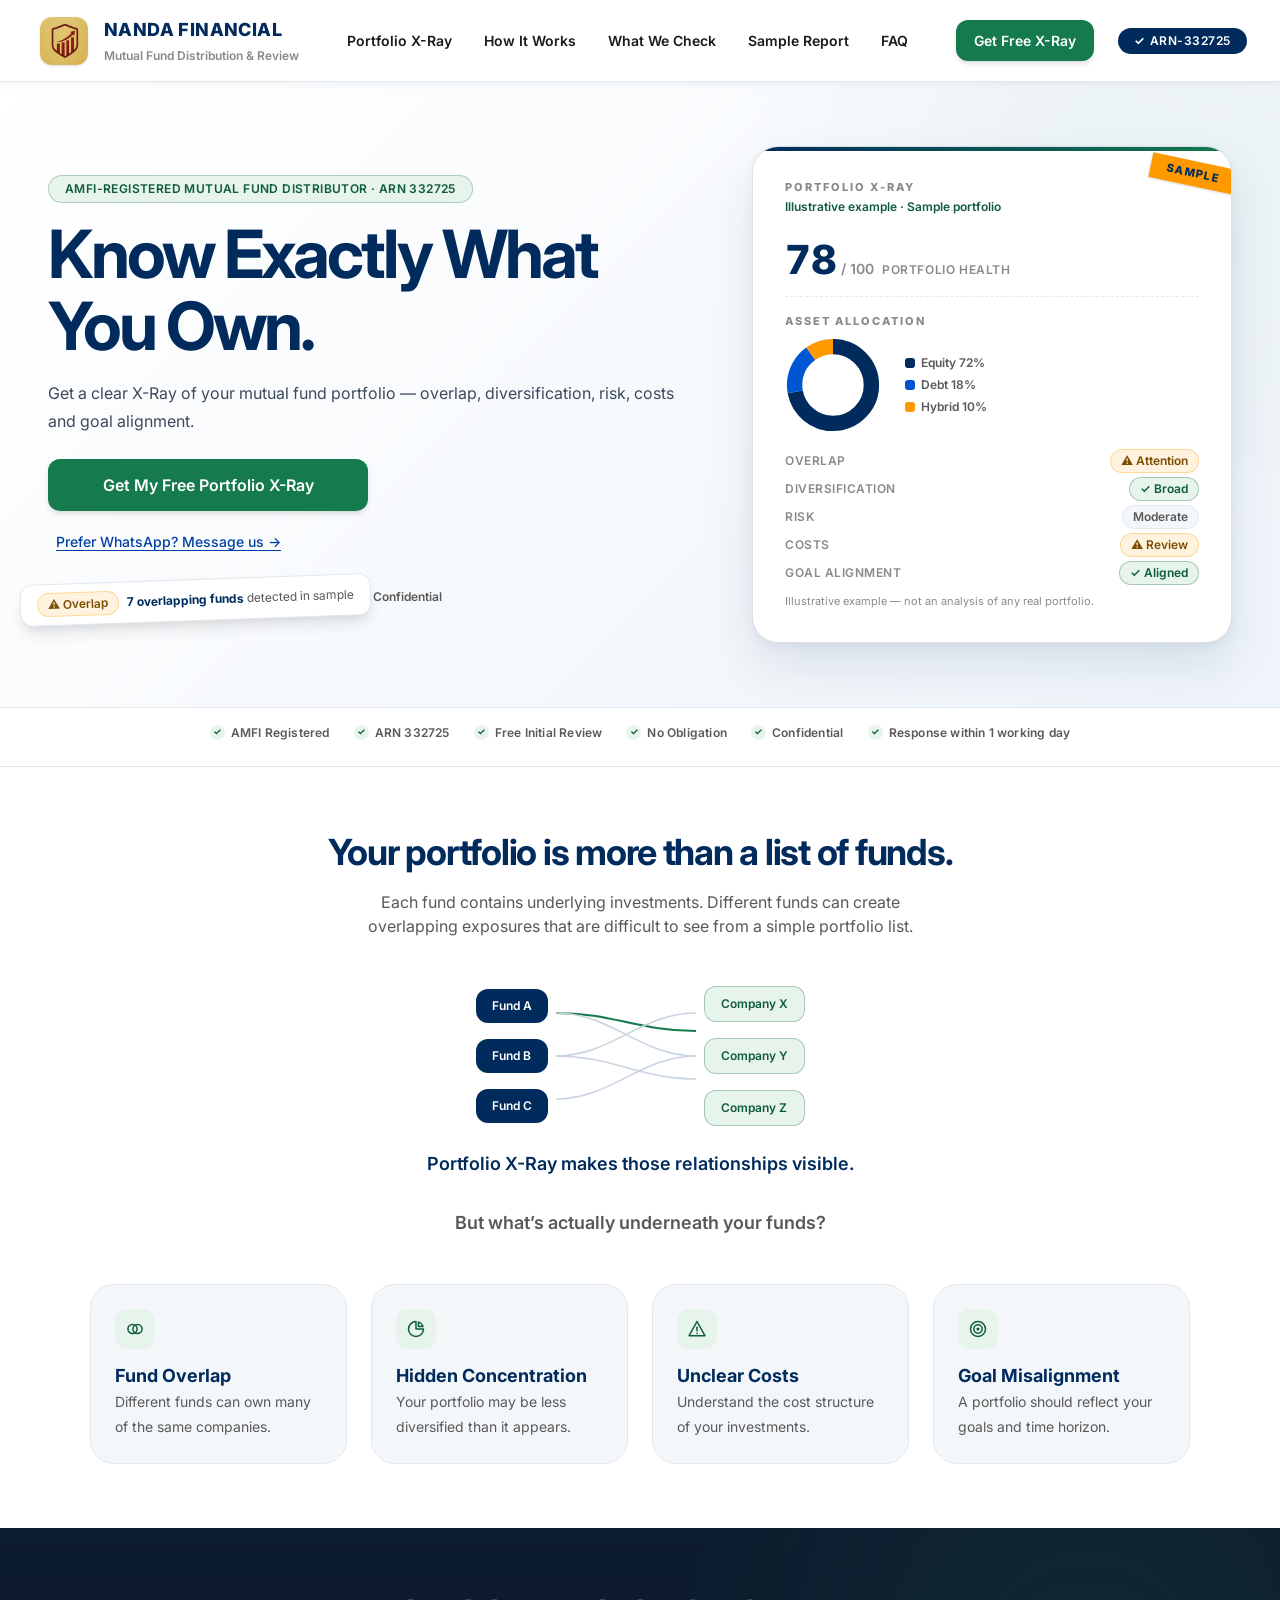
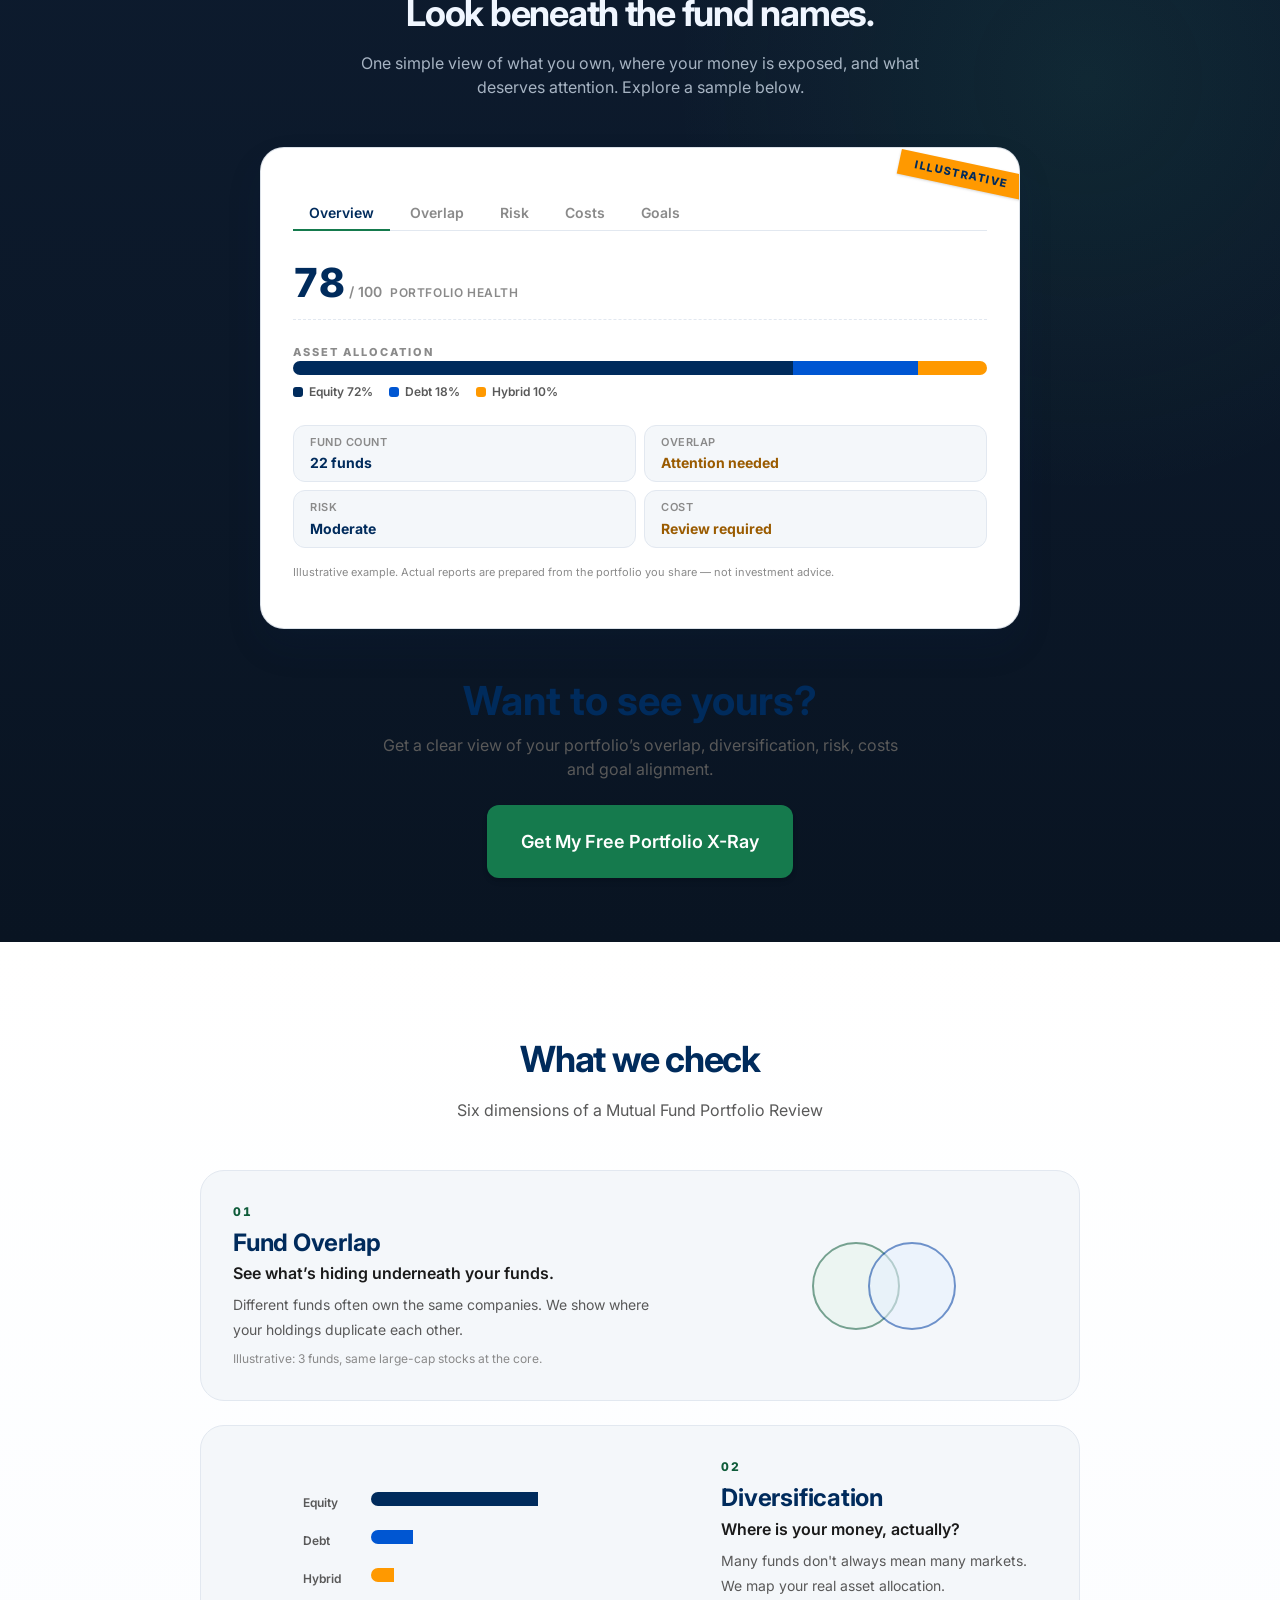
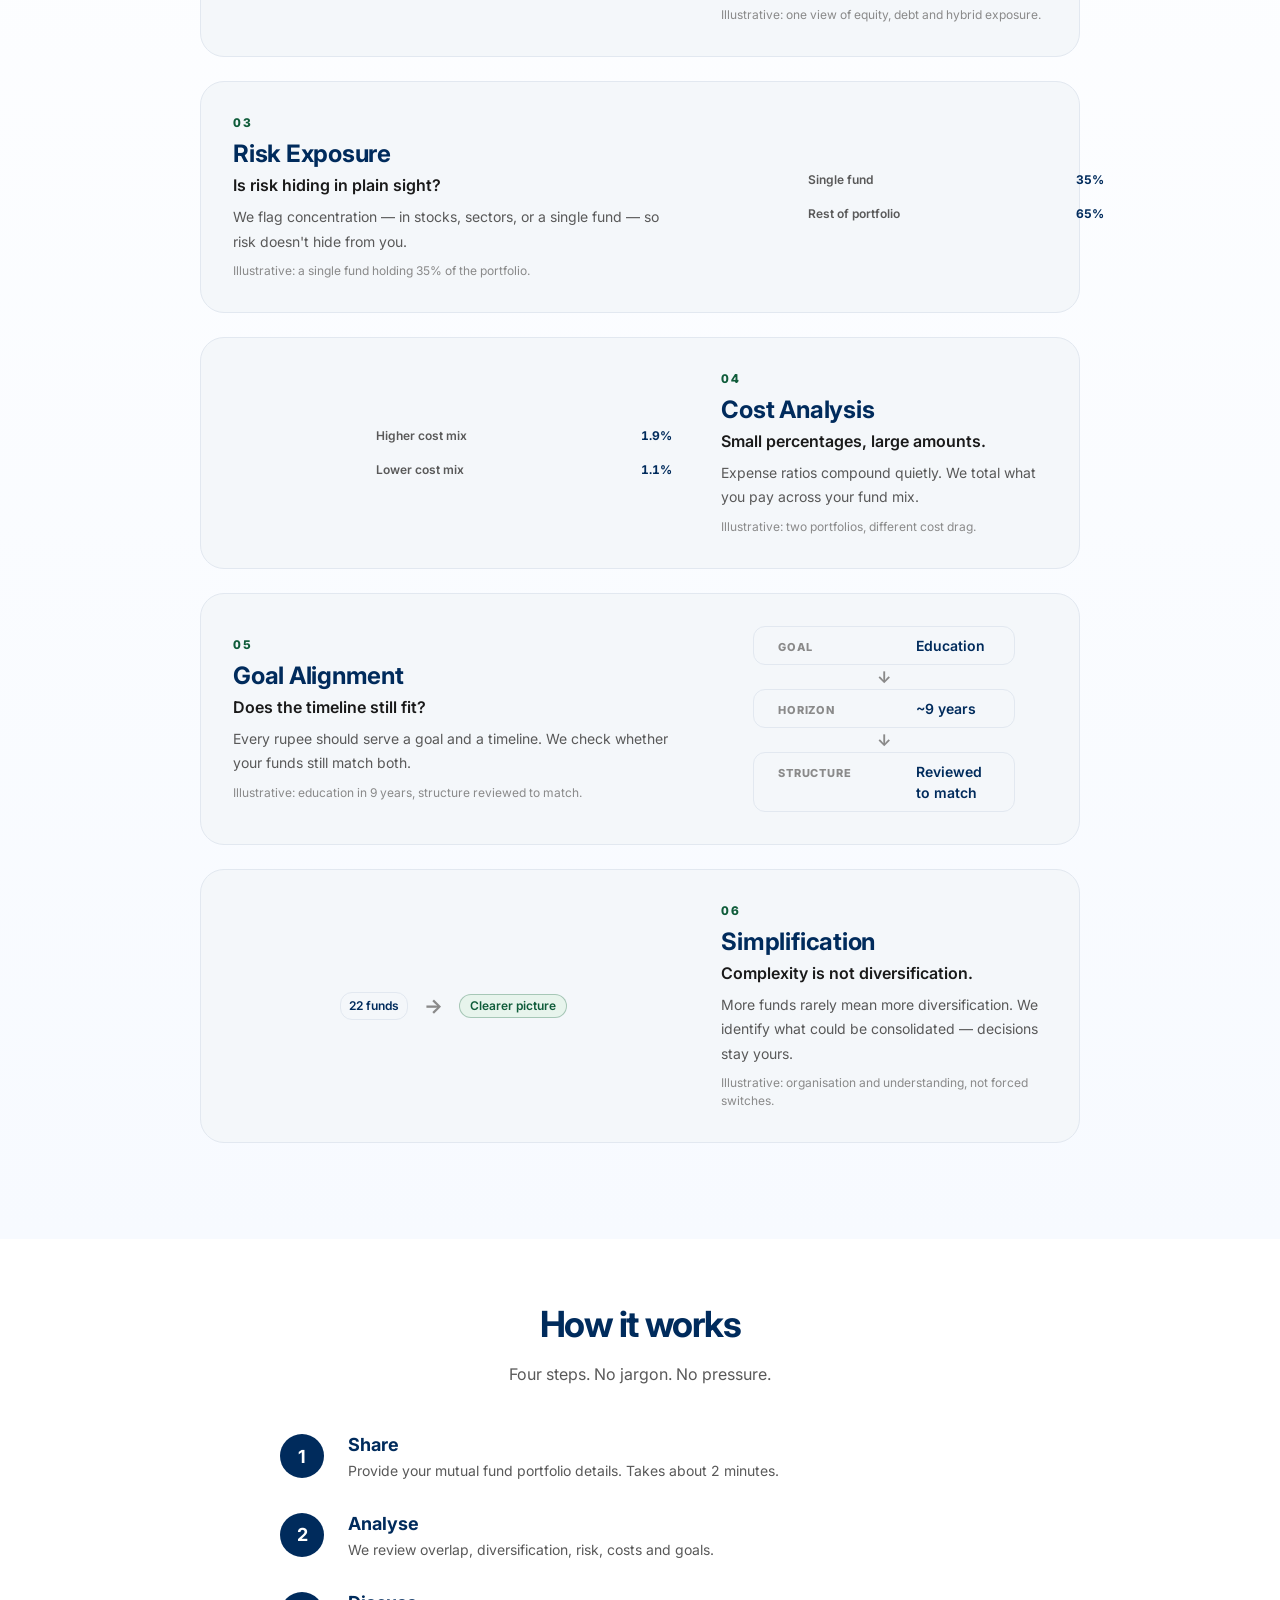
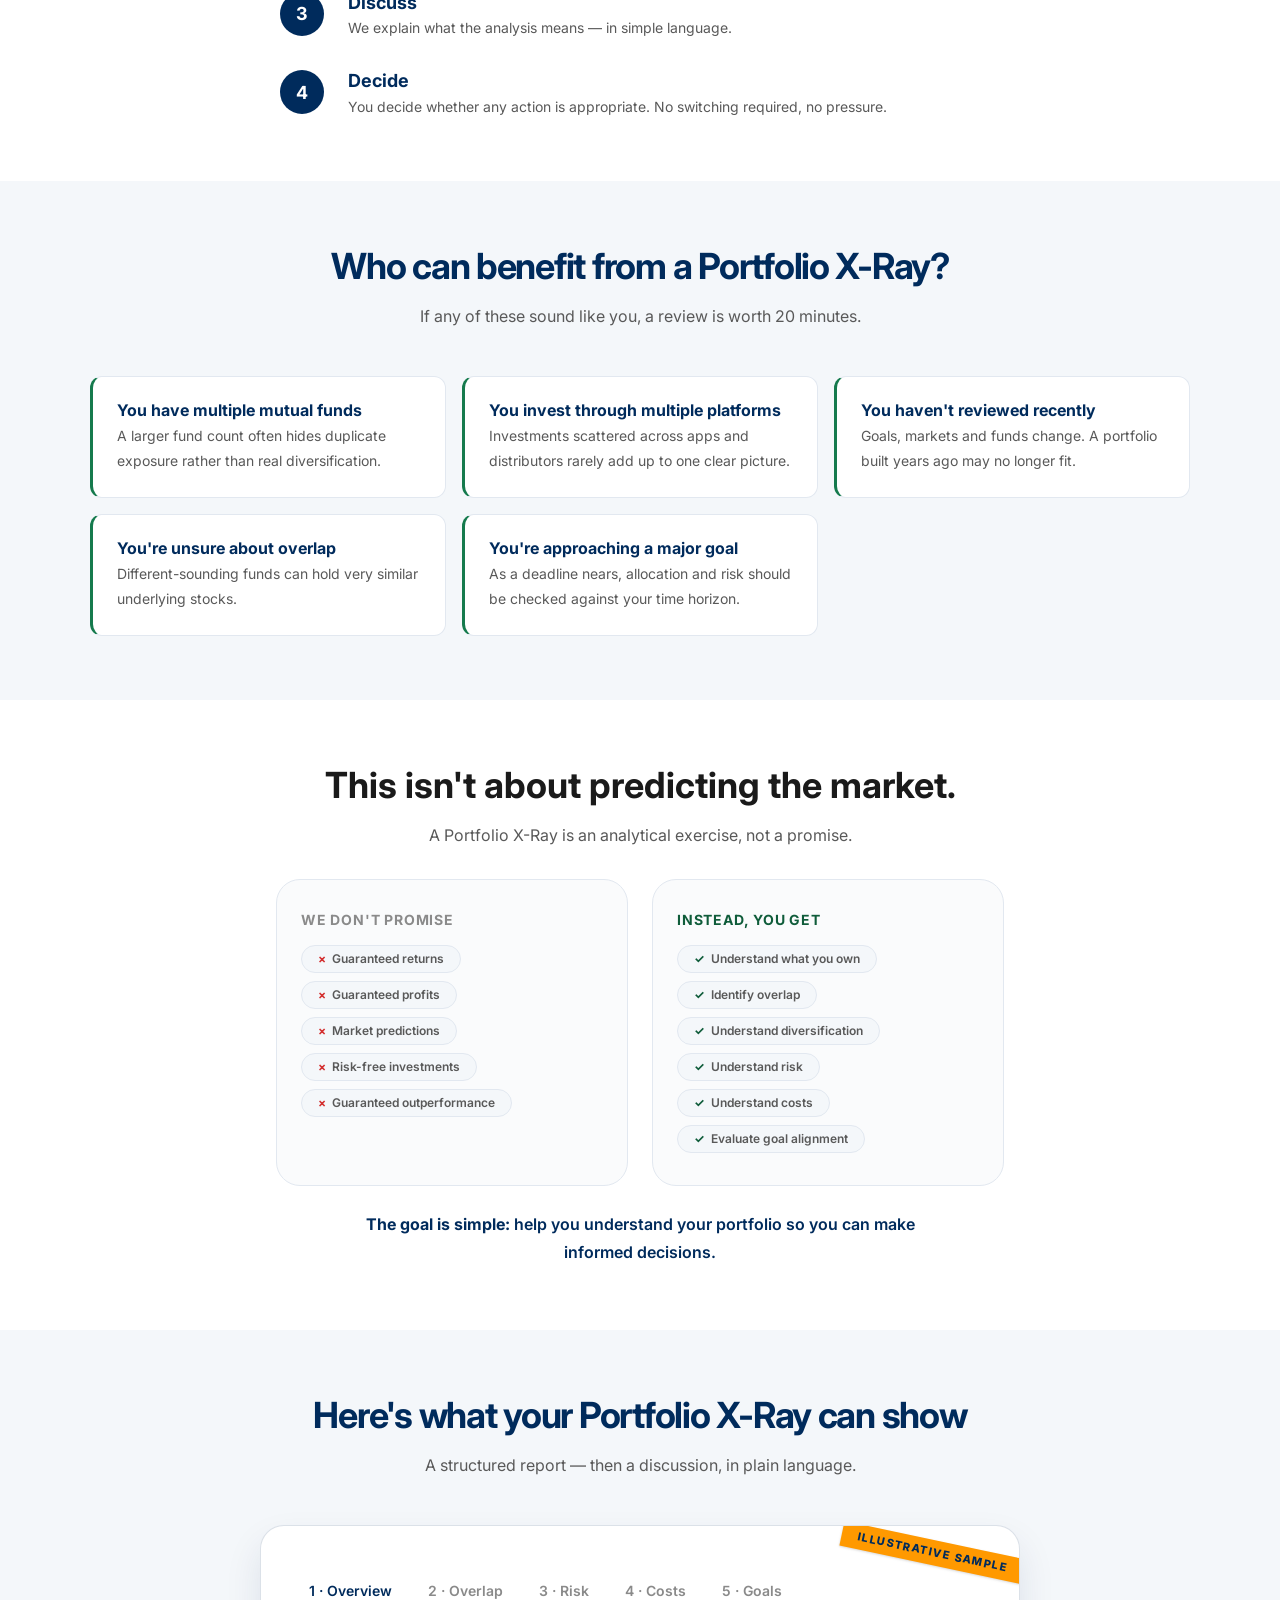
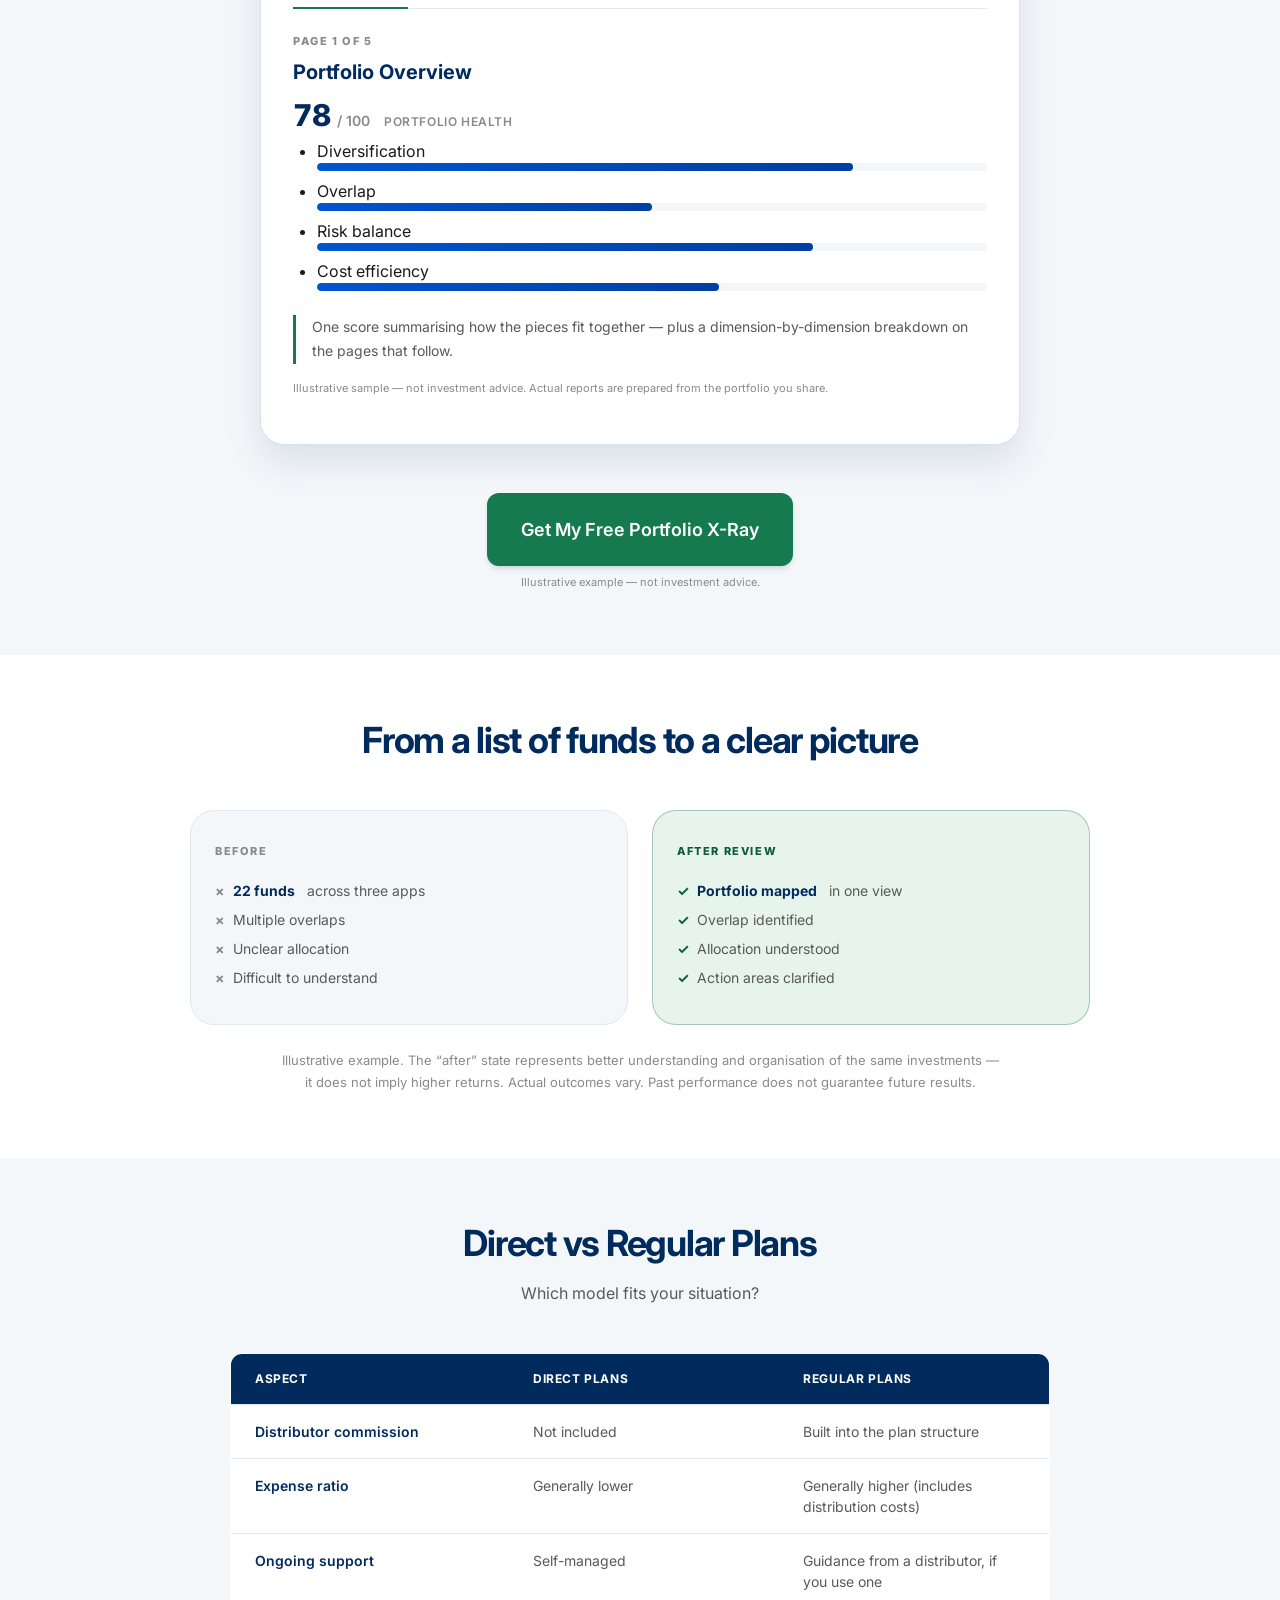
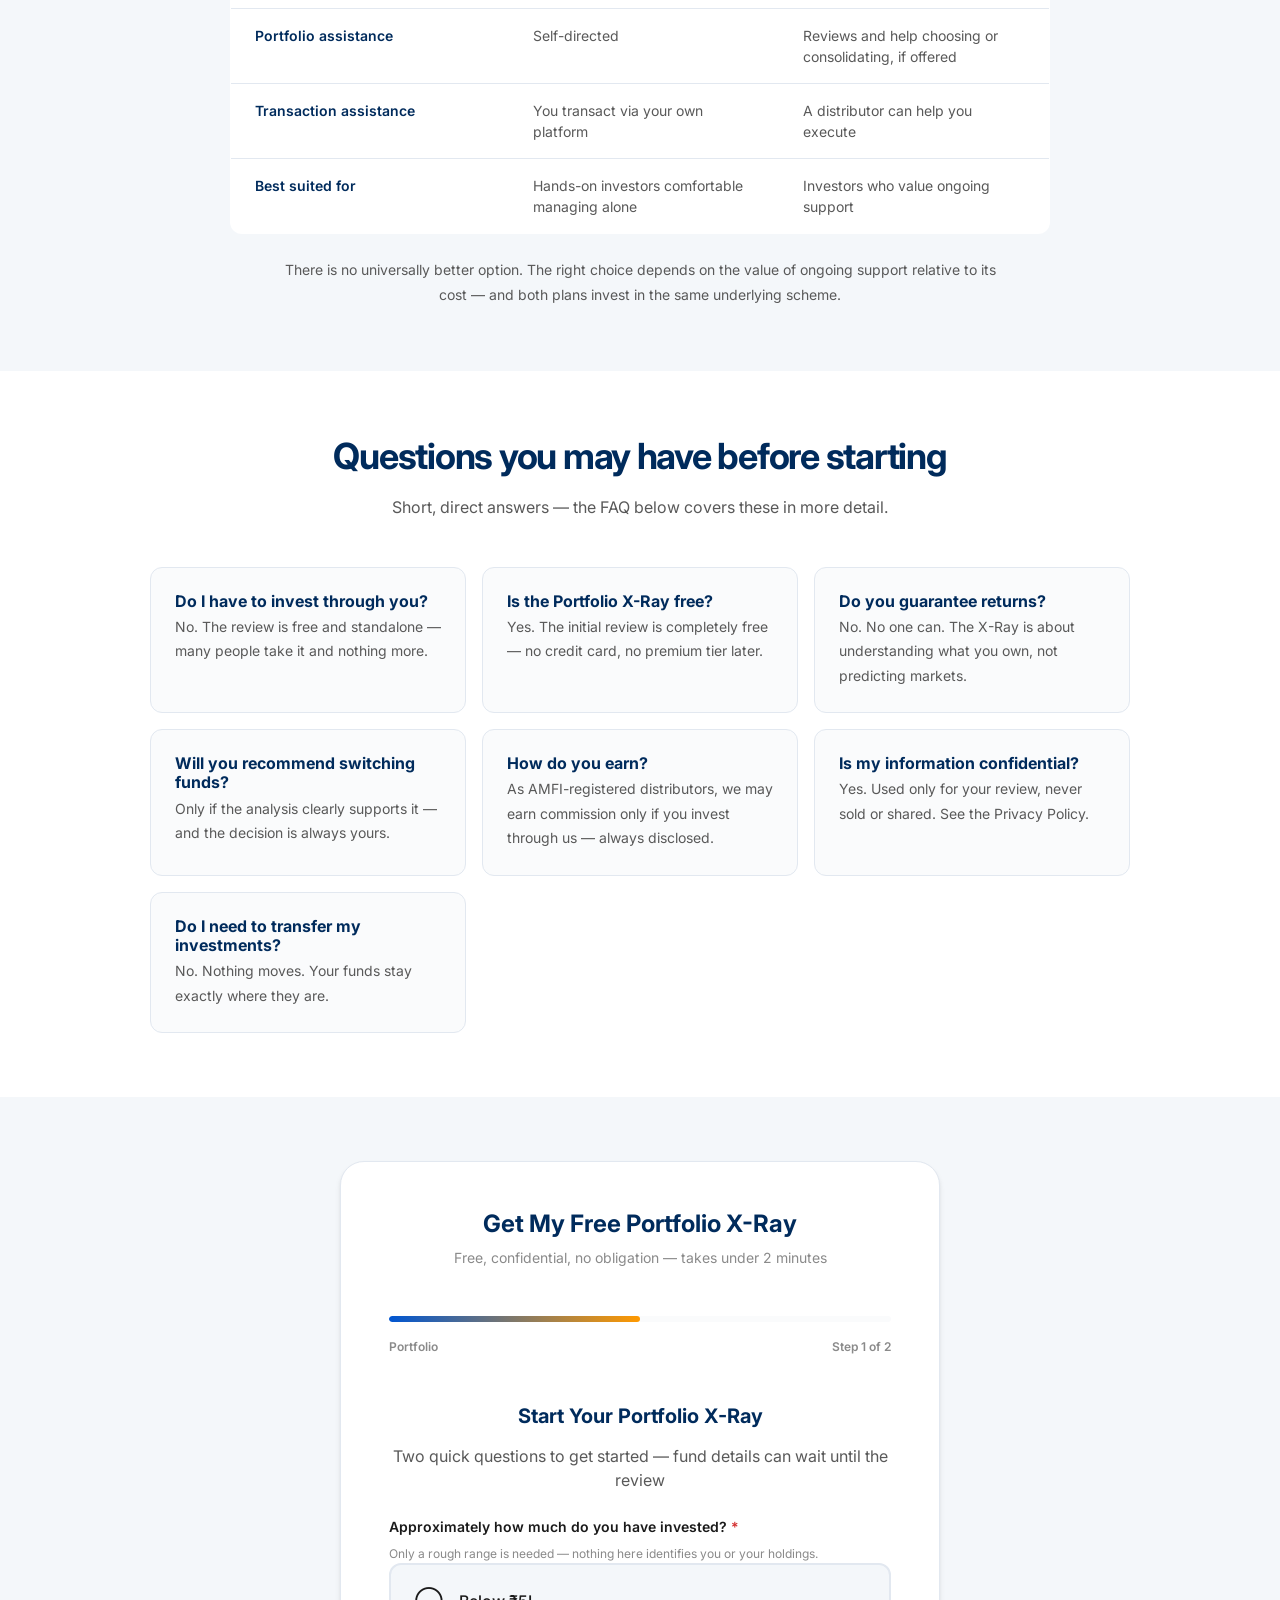
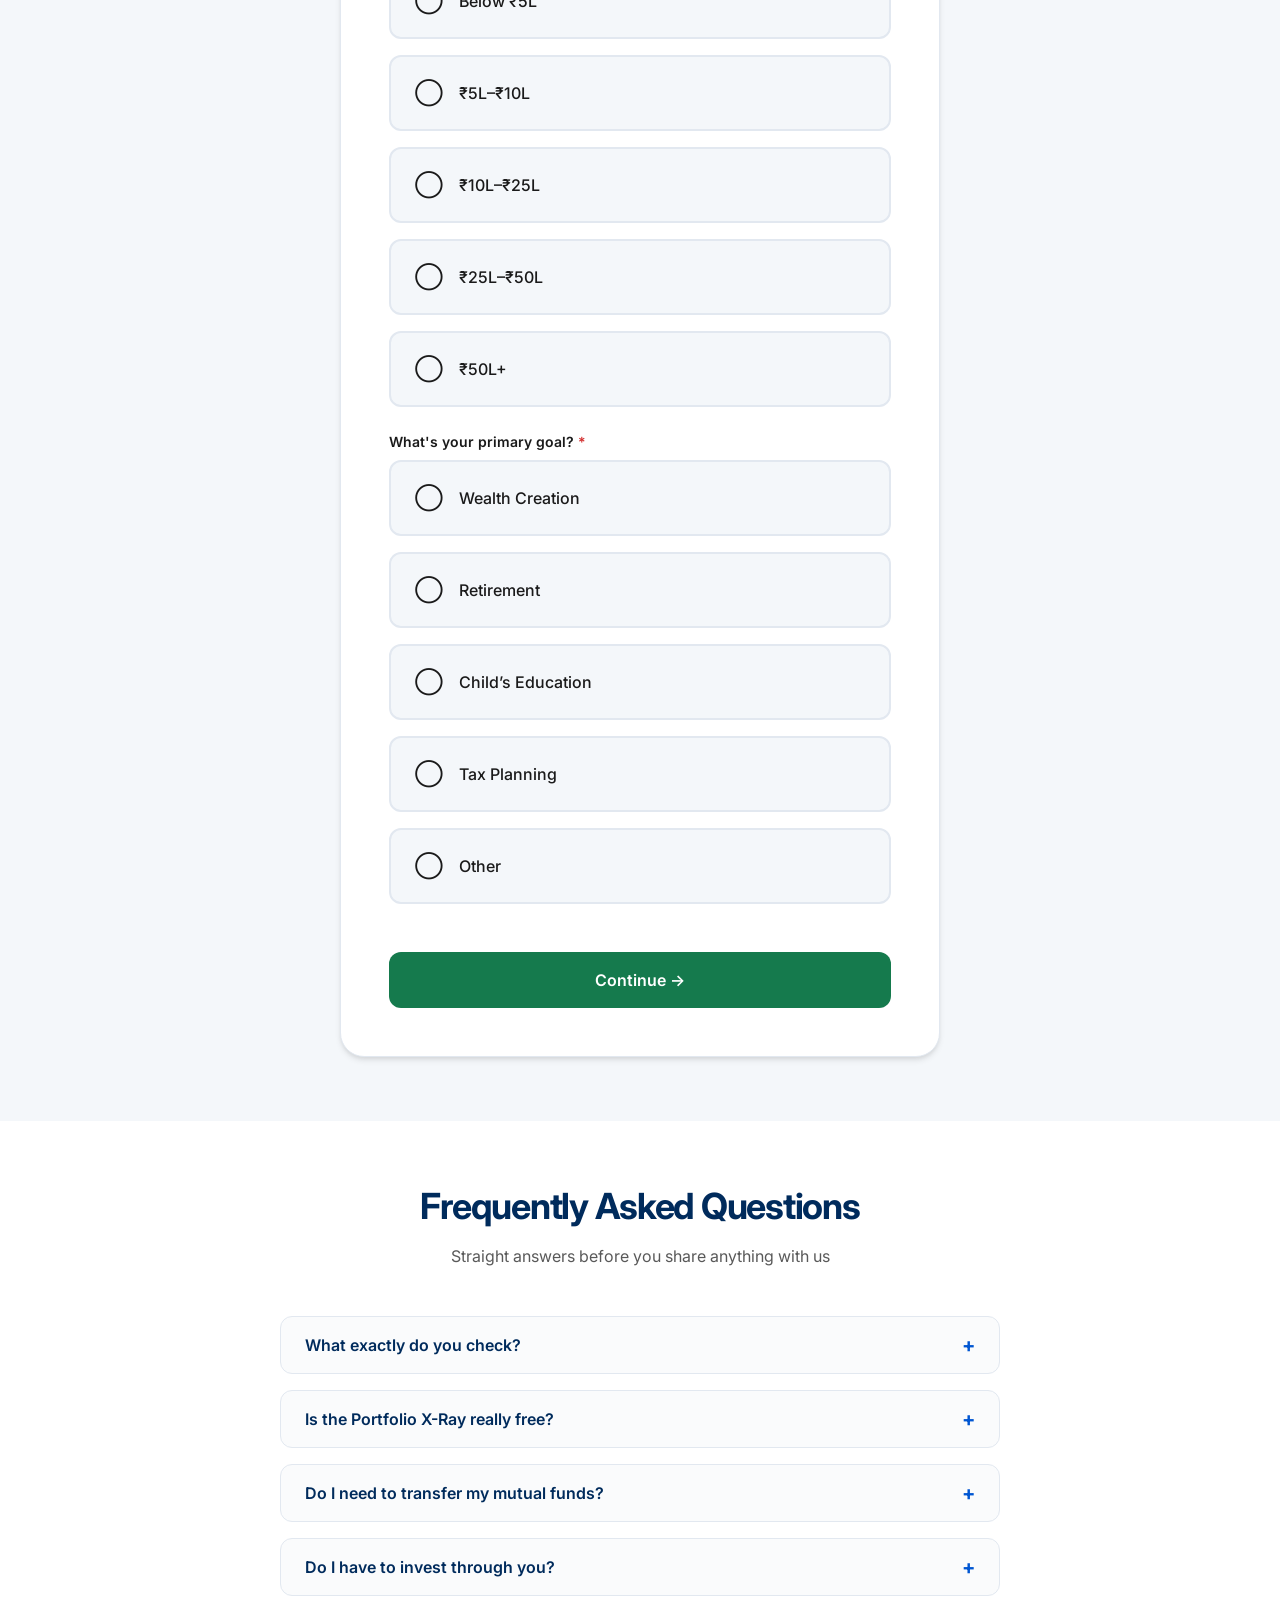
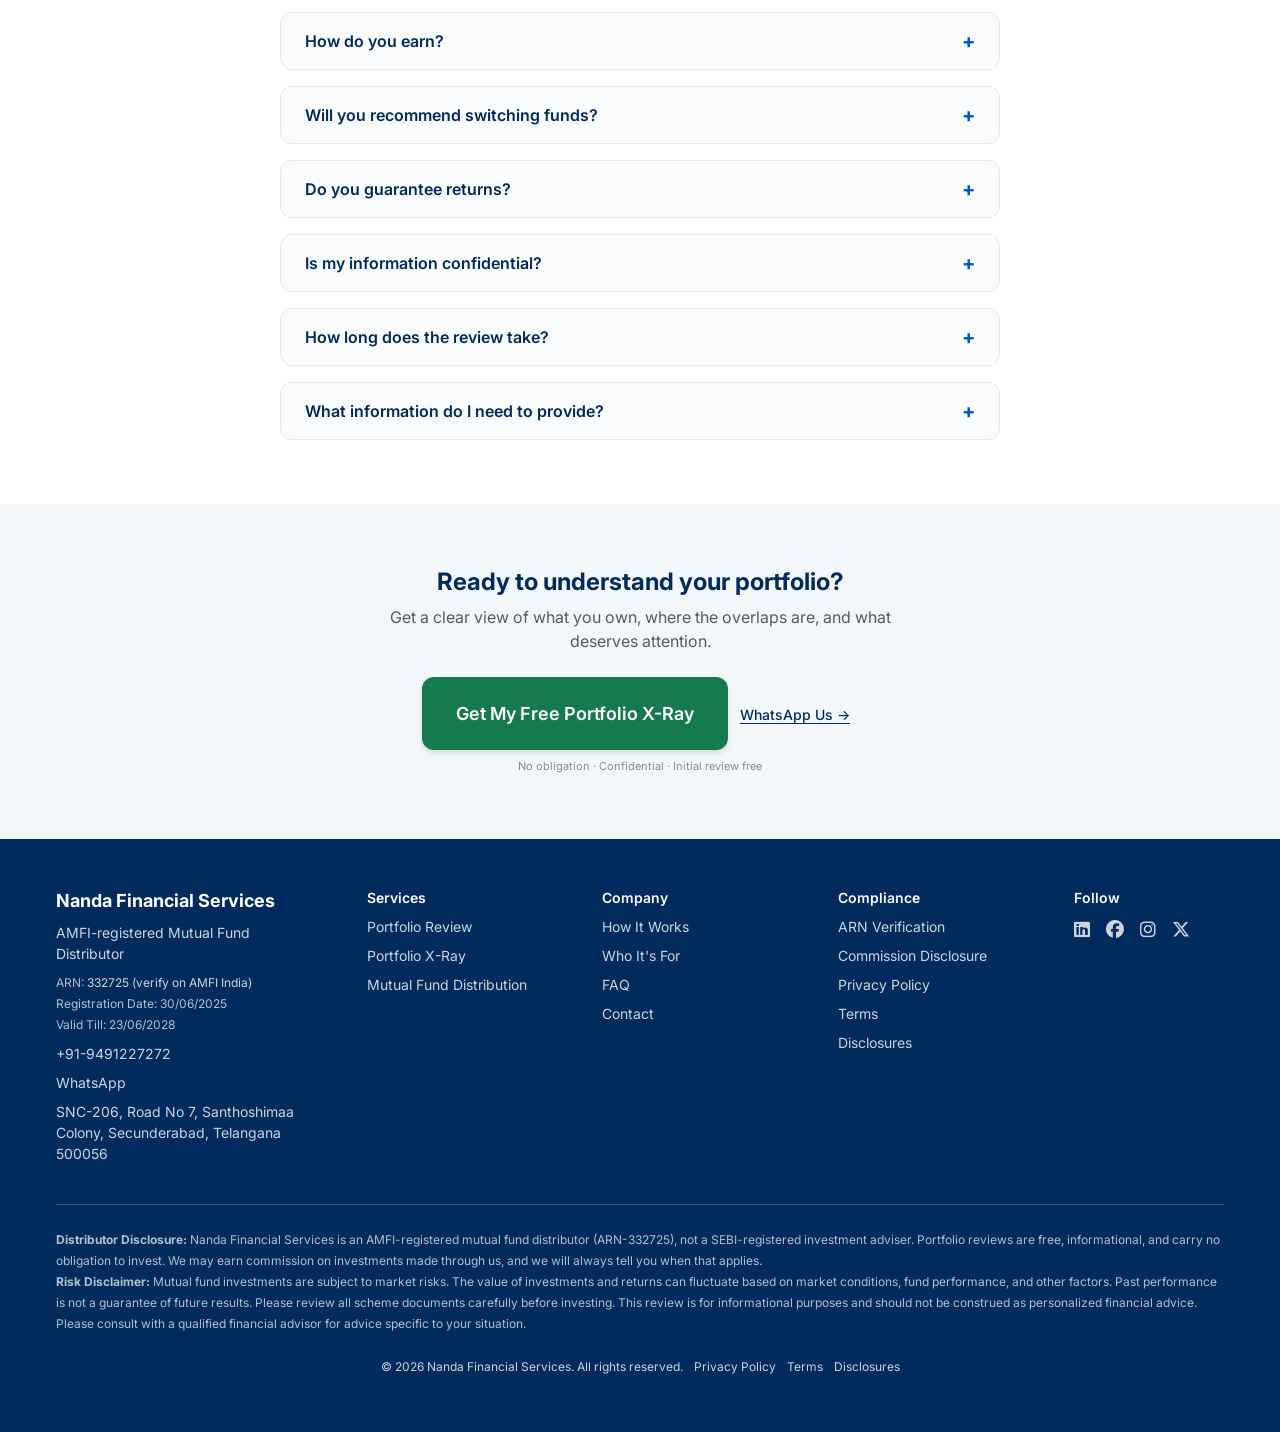
<file: index.html>
<!DOCTYPE html>
<html lang="en">
<head>
    <meta charset="UTF-8">
    <meta name="viewport" content="width=device-width, initial-scale=1.0">

    <title>Mutual Fund Portfolio Review &amp; Portfolio X-Ray | MutualFundReview.in</title>
    <meta name="description" content="Get a free Portfolio X-Ray of your mutual funds — fund overlap, diversification, risk, costs and goal alignment, reviewed by an AMFI-registered distributor. No spam, no obligation.">
    <meta name="keywords" content="Mutual Fund Portfolio Review India, Portfolio X-Ray, Portfolio Analysis, Fund Overlap Check, Diversification Check, ARN-332725, Nanda Financial Services Secunderabad">
    <meta name="author" content="Nanda Financial Services">
    <meta name="google-site-verification" content="O4OyS7EqhcG4OS6Cmi6k6mizuxcT8xXVzDdICSqTHeQ" />

    <link rel="canonical" href="https://www.mutualfundreview.in/">
    <link rel="icon" href="favicon.png" sizes="96x96" type="image/png">

    <meta property="og:title" content="Portfolio X-Ray — Know Exactly What You Own">
    <meta property="og:description" content="Get a clear X-Ray of your mutual fund portfolio — overlap, diversification, risk, costs and goal alignment. Free, no obligation, confidential.">
    <meta property="og:type" content="website">
    <meta property="og:url" content="https://www.mutualfundreview.in">
    <meta property="og:image" content="og-image.jpg">
    <meta property="og:image:width" content="1200">
    <meta property="og:image:height" content="630">

    <meta name="twitter:card" content="summary_large_image">
    <meta name="twitter:title" content="Portfolio X-Ray — Know Exactly What You Own">
    <meta name="twitter:description" content="Get a clear X-Ray of your mutual fund portfolio. Free, no obligation.">
    <meta name="twitter:image" content="og-image.jpg">

    <link rel="preconnect" href="https://fonts.googleapis.com">
    <link rel="preconnect" href="https://fonts.gstatic.com" crossorigin>
    <link href="https://fonts.googleapis.com/css2?family=Inter:wght@300;400;500;600;700;800&display=swap" rel="stylesheet">
    <link rel="stylesheet" href="https://cdnjs.cloudflare.com/ajax/libs/font-awesome/6.4.0/css/all.min.css">

    <!-- Google Tag Manager -->
    <script>(function(w,d,s,l,i){w[l]=w[l]||[];w[l].push({'gtm.start':
    new Date().getTime(),event:'gtm.js'});var f=d.getElementsByTagName(s)[0],
    j=d.createElement(s),dl=l!='dataLayer'?'&l='+l:'';j.async=true;j.src=
    'https://www.googletagmanager.com/gtm.js?id='+i+dl;f.parentNode.insertBefore(j,f);
    })(window,document,'script','dataLayer','GTM-KWLKH6NM');</script>

    <!-- Modular CSS Files (v=20260829e: Portfolio X-Ray redesign cache-bust) -->
    <link rel="stylesheet" href="css/design-system.css?v=20260829e">
    <link rel="stylesheet" href="css/components.css?v=20260829e">
    <link rel="stylesheet" href="css/layout.css?v=20260829e">
    <link rel="stylesheet" href="css/navigation.css?v=20260829e">
    <link rel="stylesheet" href="css/hero.css?v=20260829e">
    <link rel="stylesheet" href="css/portfolio-review.css?v=20260829e">
    <link rel="stylesheet" href="css/sections.css?v=20260829e">
    <link rel="stylesheet" href="css/forms.css?v=20260829e">
    <link rel="stylesheet" href="css/dark-mode.css?v=20260829e">

    <!-- Structured Data -->
    <script type="application/ld+json">
    {
      "@context": "https://schema.org",
      "@type": "FinancialService",
      "name": "Nanda Financial Services",
      "description": "AMFI Registered Mutual Fund Distributor providing portfolio reviews and investment guidance",
      "address": {
        "@type": "PostalAddress",
        "streetAddress": "SNC-206, Road No 7, Santhoshimaa Colony",
        "addressLocality": "Secunderabad",
        "addressRegion": "Telangana",
        "postalCode": "500056",
        "addressCountry": "IN"
      },
      "url": "https://www.mutualfundreview.in",
      "logo": "https://www.mutualfundreview.in/logo.jpg",
      "sameAs": [
        "https://x.com/Nk_Wealthserv",
        "https://www.linkedin.com/company/108153426/",
        "https://www.facebook.com/profile.php?id=61578995745379",
        "https://www.instagram.com/nanda_wealth/"
      ],
      "contactPoint": {
        "@type": "ContactPoint",
        "telephone": "+91-9491227272",
        "contactType": "customer service"
      },
      "areaServed": "IN",
      "knowsAbout": ["Mutual Funds", "Portfolio Review", "Portfolio Analysis", "Investment Planning", "Tax Planning"]
    }
    </script>

    <!-- FAQ Structured Data -->
    <script type="application/ld+json">
    {
      "@context": "https://schema.org",
      "@type": "FAQPage",
      "mainEntity": [
        {
          "@type": "Question",
          "name": "What exactly do you check in a Portfolio X-Ray?",
          "acceptedAnswer": {
            "@type": "Answer",
            "text": "We review six dimensions: fund overlap, diversification, risk concentration, costs, goal alignment and overall portfolio complexity — then explain the findings in simple language."
          }
        },
        {
          "@type": "Question",
          "name": "Is the Portfolio X-Ray really free?",
          "acceptedAnswer": {
            "@type": "Answer",
            "text": "Yes — the initial review is completely free. As AMFI-registered mutual fund distributors, we may earn commission if you choose to invest through us afterwards — but you are never obligated to."
          }
        },
        {
          "@type": "Question",
          "name": "Do I need to transfer my mutual funds?",
          "acceptedAnswer": {
            "@type": "Answer",
            "text": "No. Nothing moves. The review is analysis only — your funds stay exactly where they are unless you personally decide otherwise."
          }
        },
        {
          "@type": "Question",
          "name": "Do I have to invest through you?",
          "acceptedAnswer": {
            "@type": "Answer",
            "text": "No. Many people take the review and nothing more. There is no obligation to invest through us, and we will never pressure you to do so."
          }
        },
        {
          "@type": "Question",
          "name": "How do you earn?",
          "acceptedAnswer": {
            "@type": "Answer",
            "text": "We are AMFI-registered mutual fund distributors (ARN-332725). If you choose to invest through us, we may earn commission built into the plan. The review itself is free and comes with no obligation."
          }
        },
        {
          "@type": "Question",
          "name": "Will you recommend switching funds?",
          "acceptedAnswer": {
            "@type": "Answer",
            "text": "Only if the analysis clearly supports it. Any observations are explained with reasons, and the decision to act — or not act — is always yours."
          }
        },
        {
          "@type": "Question",
          "name": "Do you guarantee returns?",
          "acceptedAnswer": {
            "@type": "Answer",
            "text": "No. No one can guarantee returns on mutual fund investments. The Portfolio X-Ray is about understanding what you own — not predicting markets."
          }
        },
        {
          "@type": "Question",
          "name": "Is my information confidential?",
          "acceptedAnswer": {
            "@type": "Answer",
            "text": "Yes. Your details are used only to prepare and deliver your review. We don't sell, rent, or share your information with anyone."
          }
        },
        {
          "@type": "Question",
          "name": "How long does the review take?",
          "acceptedAnswer": {
            "@type": "Answer",
            "text": "Submitting the form takes under 2 minutes. You'll typically hear from us within 1 working day, and the full review discussion usually takes about 20–30 minutes."
          }
        },
        {
          "@type": "Question",
          "name": "What information do I need to provide?",
          "acceptedAnswer": {
            "@type": "Answer",
            "text": "Just two quick questions to start — your portfolio range and your goal. Fund names, folio numbers or your CAS statement are only needed if you choose to share them during the review."
          }
        }
      ]
    }
    </script>
</head>
<body>
    <!-- Google Tag Manager (noscript) -->
    <noscript><iframe src="https://www.googletagmanager.com/ns.html?id=GTM-KWLKH6NM"
    height="0" width="0" style="display:none;visibility:hidden"></iframe></noscript>

    <!-- Header -->
    <header>
        <div class="header-container">
            <a href="/" class="logo-section">
                <img src="logo.jpg" alt="Nanda Financial Services Logo">
                <div class="logo-text">
                    <span class="logo-brand">Nanda Financial</span>
                    <p class="logo-tagline">Mutual Fund Distribution &amp; Review</p>
                </div>
            </a>

            <nav class="header-nav" aria-label="Main navigation">
                <a href="#xray-showcase">Portfolio X-Ray</a>
                <a href="#how-it-works">How It Works</a>
                <a href="#portfolio-review">What We Check</a>
                <a href="#report">Sample Report</a>
                <a href="#faq">FAQ</a>
            </nav>

            <div class="header-cta">
                <a class="btn btn-primary btn-sm header-btn-cta" href="#form-section">Get Free X-Ray</a>
                <span class="arn-badge">ARN-332725</span>
                <button class="menu-toggle" id="menuToggle" type="button" aria-label="Toggle menu" aria-expanded="false" aria-controls="mobileMenu">
                    <span></span>
                    <span></span>
                    <span></span>
                </button>
            </div>
        </div>

        <nav id="mobileMenu" class="mobile-menu" aria-label="Mobile navigation">
            <div class="mobile-menu-nav">
                <a href="#xray-showcase" onclick="closeMobileMenu()">Portfolio X-Ray</a>
                <a href="#how-it-works" onclick="closeMobileMenu()">How It Works</a>
                <a href="#portfolio-review" onclick="closeMobileMenu()">What We Check</a>
                <a href="#report" onclick="closeMobileMenu()">Sample Report</a>
                <a href="#faq" onclick="closeMobileMenu()">FAQ</a>
                <a href="#form-section" onclick="closeMobileMenu()">Get Free X-Ray</a>
            </div>
            <div class="mobile-menu-cta">
                <a class="btn btn-ghost-text btn-block" href="https://wa.me/919491227272" onclick="openWhatsAppDefault(); closeMobileMenu(); return false;">or message us on WhatsApp</a>
            </div>
        </nav>
    </header>

    <!-- Hero Section -->
    <section class="hero">
        <div class="hero-container">
            <div class="hero-grid">

                <div class="hero-left">
                <div class="hero-badge">
                    <span>AMFI-Registered Mutual Fund Distributor &middot; ARN 332725</span>
                </div>

                <h1>Know Exactly What You Own.</h1>

                <p class="hero-subtitle">
                    Get a clear X-Ray of your mutual fund portfolio &mdash; overlap, diversification, risk, costs and goal alignment.
                </p>

                <div class="hero-cta">
                    <button type="button" class="btn btn-primary" onclick="scrollToFormFromHero()">
                        Get My Free Portfolio X-Ray
                    </button>
                    <a class="btn btn-ghost-text" href="https://wa.me/919491227272" onclick="openWhatsAppDefault(); return false;">
                        Prefer WhatsApp? Message us &rarr;
                    </a>
                </div>

                <ul class="hero-proof" aria-label="Portfolio review benefits">
                    <li>Free</li>
                    <li>~2 minutes</li>
                    <li>No obligation</li>
                    <li>Confidential</li>
                </ul>

                </div>

                <aside class="hero-xray xray-panel sample-block" aria-label="Sample Portfolio X-Ray dashboard">
                    <span class="sample-ribbon">SAMPLE</span>
                    <div class="xray-head">
                        <p class="xray-kicker">Portfolio X-Ray</p>
                        <p class="xray-client">Illustrative example &middot; Sample portfolio</p>
                    </div>

                    <div class="xray-score">
                        <div class="xray-score-num">
                            <span class="xray-score-value">78</span>
                            <span class="xray-score-den">/ 100</span>
                        </div>
                        <div class="xray-score-label">Portfolio Health</div>
                    </div>

                    <div class="xray-alloc">
                        <p class="xray-kicker">Asset Allocation</p>
                        <div class="xray-donut-wrap">
                            <svg class="xray-donut" viewBox="0 0 100 100" role="img" aria-label="Illustrative allocation: Equity 72 percent, Debt 18 percent, Hybrid 10 percent">
                                <circle class="donut-ring" cx="50" cy="50" r="40"/>
                                <circle class="donut-seg donut-equity" cx="50" cy="50" r="40" stroke-dasharray="180.96 251.33" stroke-dashoffset="0"/>
                                <circle class="donut-seg donut-debt" cx="50" cy="50" r="40" stroke-dasharray="45.24 251.33" stroke-dashoffset="-180.96"/>
                                <circle class="donut-seg donut-hybrid" cx="50" cy="50" r="40" stroke-dasharray="25.13 251.33" stroke-dashoffset="-226.2"/>
                            </svg>
                            <ul class="allocation-legend">
                                <li class="legend-equity">Equity 72%</li>
                                <li class="legend-debt">Debt 18%</li>
                                <li class="legend-hybrid">Hybrid 10%</li>
                            </ul>
                        </div>
                    </div>

                    <ul class="xray-metrics">
                        <li>
                            <span class="xm-label">Overlap</span>
                            <span class="xm-chip xm-warn">&#9888; Attention</span>
                        </li>
                        <li>
                            <span class="xm-label">Diversification</span>
                            <span class="xm-chip xm-ok">&#10003; Broad</span>
                        </li>
                        <li>
                            <span class="xm-label">Risk</span>
                            <span class="xm-chip">Moderate</span>
                        </li>
                        <li>
                            <span class="xm-label">Costs</span>
                            <span class="xm-chip xm-warn">&#9888; Review</span>
                        </li>
                        <li>
                            <span class="xm-label">Goal Alignment</span>
                            <span class="xm-chip xm-ok">&#10003; Aligned</span>
                        </li>
                    </ul>

                    <p class="xray-note">Illustrative example &mdash; not an analysis of any real portfolio.</p>
                </aside>

                <div class="hero-float hero-float-alert" aria-hidden="true">
                    <span class="xm-chip xm-warn">&#9888; Overlap</span>
                    <span><strong>7 overlapping funds</strong> detected in sample</span>
                </div>

            </div>
        </div>
    </section>

    <!-- Hero Trust Bar -->
    <div class="trust-bar" role="region" aria-label="Trust indicators">
        <ul class="trust-bar-list">
            <li>AMFI Registered</li>
            <li>ARN 332725</li>
            <li>Free Initial Review</li>
            <li>No Obligation</li>
            <li>Confidential</li>
            <li>Response within 1 working day</li>
        </ul>
    </div>

    <!-- Problem Section -->
    <section id="why-review" class="problem-section">
        <div class="container">
            <div class="section-title">
                <h2>Your portfolio is more than a list of funds.</h2>
                <p>Each fund contains underlying investments. Different funds can create overlapping exposures that are difficult to see from a simple portfolio list.</p>
            </div>

            <div class="overlap-diagram" role="img" aria-label="Diagram: three different funds holding the same underlying companies, creating invisible overlap">
                <div class="od-col">
                    <span class="od-node od-fund">Fund A</span>
                    <span class="od-node od-fund">Fund B</span>
                    <span class="od-node od-fund">Fund C</span>
                </div>
                <svg class="od-connect" viewBox="0 0 100 130" preserveAspectRatio="none" aria-hidden="true">
                    <path d="M0 22 C 40 22 60 40 100 40"/>
                    <path d="M0 65 C 40 65 60 22 100 22"/>
                    <path d="M0 65 C 40 65 60 88 100 88"/>
                    <path d="M0 108 C 40 108 60 65 100 65"/>
                    <path d="M0 22 C 40 22 60 65 100 65"/>
                </svg>
                <div class="od-col">
                    <span class="od-node od-co">Company X</span>
                    <span class="od-node od-co">Company Y</span>
                    <span class="od-node od-co">Company Z</span>
                </div>
            </div>

            <p class="problem-punchline">Portfolio X-Ray makes those relationships visible.</p>
            <p class="section-bridge">But what&rsquo;s actually underneath your funds?</p>

            <div class="problem-grid">
                <div class="problem-card">
                    <div class="problem-icon" aria-hidden="true">
                        <svg viewBox="0 0 24 24" fill="none" stroke="currentColor" stroke-width="1.8" stroke-linecap="round" stroke-linejoin="round"><circle cx="9" cy="12" r="5.5"/><circle cx="15" cy="12" r="5.5"/></svg>
                    </div>
                    <h3>Fund Overlap</h3>
                    <p>Different funds can own many of the same companies.</p>
                </div>
                <div class="problem-card">
                    <div class="problem-icon" aria-hidden="true">
                        <svg viewBox="0 0 24 24" fill="none" stroke="currentColor" stroke-width="1.8" stroke-linecap="round" stroke-linejoin="round"><path d="M12 3a9 9 0 1 0 9 9h-9V3z"/><path d="M15 3.5A9 9 0 0 1 20.5 9H15V3.5z"/></svg>
                    </div>
                    <h3>Hidden Concentration</h3>
                    <p>Your portfolio may be less diversified than it appears.</p>
                </div>
                <div class="problem-card">
                    <div class="problem-icon" aria-hidden="true">
                        <svg viewBox="0 0 24 24" fill="none" stroke="currentColor" stroke-width="1.8" stroke-linecap="round" stroke-linejoin="round"><path d="M12 3 2.5 20h19L12 3z"/><path d="M12 10v4"/><path d="M12 17.2v.1"/></svg>
                    </div>
                    <h3>Unclear Costs</h3>
                    <p>Understand the cost structure of your investments.</p>
                </div>
                <div class="problem-card">
                    <div class="problem-icon" aria-hidden="true">
                        <svg viewBox="0 0 24 24" fill="none" stroke="currentColor" stroke-width="1.8" stroke-linecap="round" stroke-linejoin="round"><circle cx="12" cy="12" r="9"/><circle cx="12" cy="12" r="5"/><circle cx="12" cy="12" r="1"/></svg>
                    </div>
                    <h3>Goal Misalignment</h3>
                    <p>A portfolio should reflect your goals and time horizon.</p>
                </div>
            </div>
        </div>
    </section>

    <!-- Portfolio X-Ray Interactive Demo -->
    <section id="xray-showcase" class="xray-showcase">
        <div class="container">
            <div class="section-title">
                <h2>Look beneath the fund names.</h2>
                <p>One simple view of what you own, where your money is exposed, and what deserves attention. Explore a sample below.</p>
            </div>

            <div class="demo-panel sample-block">
                <span class="sample-ribbon">ILLUSTRATIVE</span>

                <div class="demo-tabs" role="tablist" aria-label="Portfolio X-Ray sample views">
                    <button type="button" class="demo-tab active" id="tab-overview" role="tab" aria-selected="true" aria-controls="demo-overview" onclick="switchXrayTab('overview', this)">Overview</button>
                    <button type="button" class="demo-tab" id="tab-overlap" role="tab" aria-selected="false" aria-controls="demo-overlap" tabindex="-1" onclick="switchXrayTab('overlap', this)">Overlap</button>
                    <button type="button" class="demo-tab" id="tab-risk" role="tab" aria-selected="false" aria-controls="demo-risk" tabindex="-1" onclick="switchXrayTab('risk', this)">Risk</button>
                    <button type="button" class="demo-tab" id="tab-costs" role="tab" aria-selected="false" aria-controls="demo-costs" tabindex="-1" onclick="switchXrayTab('costs', this)">Costs</button>
                    <button type="button" class="demo-tab" id="tab-goals" role="tab" aria-selected="false" aria-controls="demo-goals" tabindex="-1" onclick="switchXrayTab('goals', this)">Goals</button>
                </div>

                <div id="demo-overview" class="demo-view active" role="tabpanel" aria-labelledby="tab-overview">
                    <div class="xray-score">
                        <div class="xray-score-num">
                            <span class="xray-score-value">78</span>
                            <span class="xray-score-den">/ 100</span>
                        </div>
                        <div class="xray-score-label">Portfolio Health</div>
                    </div>

                    <div class="showcase-allocation">
                        <p class="xray-kicker">Asset Allocation</p>
                        <div class="allocation-bar" role="img" aria-label="Illustrative asset allocation: Equity 72 percent, Debt 18 percent, Hybrid 10 percent">
                            <span class="allocation-seg allocation-seg-equity" style="width:72%"></span>
                            <span class="allocation-seg allocation-seg-debt" style="width:18%"></span>
                            <span class="allocation-seg allocation-seg-hybrid" style="width:10%"></span>
                        </div>
                        <ul class="allocation-legend">
                            <li class="legend-equity">Equity 72%</li>
                            <li class="legend-debt">Debt 18%</li>
                            <li class="legend-hybrid">Hybrid 10%</li>
                        </ul>
                    </div>

                    <div class="showcase-metrics">
                        <div class="showcase-metric">
                            <div class="metric-label">Fund Count</div>
                            <div class="metric-value">22 funds</div>
                        </div>
                        <div class="showcase-metric">
                            <div class="metric-label">Overlap</div>
                            <div class="metric-value metric-warn">Attention needed</div>
                        </div>
                        <div class="showcase-metric">
                            <div class="metric-label">Risk</div>
                            <div class="metric-value">Moderate</div>
                        </div>
                        <div class="showcase-metric">
                            <div class="metric-label">Cost</div>
                            <div class="metric-value metric-warn">Review required</div>
                        </div>
                    </div>
                </div>

                <div id="demo-overlap" class="demo-view" role="tabpanel" aria-labelledby="tab-overlap" hidden>
                    <div class="demo-flow">
                        <div class="demo-flow-col">
                            <p class="xray-kicker">You own</p>
                            <span class="fund-chip">Fund A</span>
                            <span class="fund-chip">Fund B</span>
                            <span class="fund-chip">Fund C</span>
                        </div>
                        <div class="demo-flow-arrow" aria-hidden="true">&rarr;</div>
                        <div class="demo-flow-col">
                            <p class="xray-kicker">Underlying</p>
                            <div class="shared-box">Shared holdings<span>Similar large-cap stocks appearing across funds</span></div>
                        </div>
                        <div class="demo-flow-arrow" aria-hidden="true">&rarr;</div>
                        <div class="demo-flow-col">
                            <p class="xray-kicker">Result</p>
                            <div class="shared-box shared-box-warn">Concentration<span>Apparent diversification differs from actual exposure</span></div>
                        </div>
                    </div>
                    <p class="demo-insight">Illustrative insight: several funds in a portfolio can hold substantially the same companies, so &ldquo;22 funds&rdquo; may be far less diversified than it sounds.</p>
                </div>

                <div id="demo-risk" class="demo-view" role="tabpanel" aria-labelledby="tab-risk" hidden>
                    <div class="risk-rows">
                        <div class="risk-row">
                            <span class="risk-label">Equity</span>
                            <span class="risk-bar" aria-hidden="true"><span class="risk-bar-fill" style="width:72%"></span></span>
                            <span class="risk-value">72%</span>
                        </div>
                        <div class="risk-row">
                            <span class="risk-label">Debt</span>
                            <span class="risk-bar" aria-hidden="true"><span class="risk-bar-fill risk-fill-debt" style="width:18%"></span></span>
                            <span class="risk-value">18%</span>
                        </div>
                        <div class="risk-row">
                            <span class="risk-label">Hybrid</span>
                            <span class="risk-bar" aria-hidden="true"><span class="risk-bar-fill risk-fill-hybrid" style="width:10%"></span></span>
                            <span class="risk-value">10%</span>
                        </div>
                    </div>
                    <p class="demo-insight">Illustrative insight: a growth-oriented mix isn&rsquo;t a problem by itself &mdash; concentration within equity is what deserves a closer look.</p>
                </div>

                <div id="demo-costs" class="demo-view" role="tabpanel" aria-labelledby="tab-costs" hidden>
                    <div class="risk-rows">
                        <div class="risk-row">
                            <span class="risk-label">Illustrative portfolio &mdash; higher cost</span>
                            <span class="risk-bar" aria-hidden="true"><span class="risk-bar-fill risk-fill-warn" style="width:82%"></span></span>
                            <span class="risk-value">&#8776;&#8377;19k / yr*</span>
                        </div>
                        <div class="risk-row">
                            <span class="risk-label">Illustrative portfolio &mdash; lower cost</span>
                            <span class="risk-bar" aria-hidden="true"><span class="risk-bar-fill risk-fill-ok" style="width:48%"></span></span>
                            <span class="risk-value">&#8776;&#8377;11k / yr*</span>
                        </div>
                    </div>
                    <p class="demo-insight">*On a &#8377;10L portfolio, based on assumed average expense ratios of 1.9% vs 1.1% &mdash; a simplified illustration of how costs compound, not a comparison of any actual funds or a prediction of returns.</p>
                </div>

                <div id="demo-goals" class="demo-view" role="tabpanel" aria-labelledby="tab-goals" hidden>
                    <div class="goal-chain">
                        <div class="goal-step"><span class="gs-label">Goal</span><span class="gs-value">Child&rsquo;s education</span></div>
                        <div class="goal-arrow" aria-hidden="true">&darr;</div>
                        <div class="goal-step"><span class="gs-label">Time Horizon</span><span class="gs-value">~9 years</span></div>
                        <div class="goal-arrow" aria-hidden="true">&darr;</div>
                        <div class="goal-step"><span class="gs-label">Portfolio Structure</span><span class="gs-value">Equity tilt reviewed against horizon</span></div>
                    </div>
                    <p class="demo-insight">Illustrative insight: as a goal approaches, the portfolio structure should be checked against the time horizon &mdash; not left on autopilot.</p>
                </div>

                <p class="showcase-note">Illustrative example. Actual reports are prepared from the portfolio you share &mdash; not investment advice.</p>
            </div>

            <div class="report-cta desire-cta">
                <h2>Want to see yours?</h2>
                <p>Get a clear view of your portfolio&rsquo;s overlap, diversification, risk, costs and goal alignment.</p>
                <button type="button" class="btn btn-primary btn-lg" onclick="scrollToForm()">Get My Free Portfolio X-Ray</button>
            </div>
        </div>
    </section>

    <!-- What we check -->
    <section id="portfolio-review" class="portfolio-review-section">
        <div class="container">
            <div class="section-title">
                <h2>What we check</h2>
                <p>Six dimensions of a Mutual Fund Portfolio Review</p>
            </div>

            <div class="review-checks-grid">
                <article class="check-row">
                    <div class="check-row-text">
                        <span class="check-num" aria-hidden="true">01</span>
                        <h3>Fund Overlap</h3>
                        <p class="check-lede">See what&rsquo;s hiding underneath your funds.</p>
                        <p>Different funds often own the same companies. We show where your holdings duplicate each other.</p>
                        <p class="check-insight">Illustrative: 3 funds, same large-cap stocks at the core.</p>
                    </div>
                    <div class="check-row-visual" aria-hidden="true">
                        <div class="cv-venn"><span class="cv-circle cv-a"></span><span class="cv-circle cv-b"></span></div>
                    </div>
                </article>

                <article class="check-row">
                    <div class="check-row-text">
                        <span class="check-num" aria-hidden="true">02</span>
                        <h3>Diversification</h3>
                        <p class="check-lede">Where is your money, actually?</p>
                        <p>Many funds don't always mean many markets. We map your real asset allocation.</p>
                        <p class="check-insight">Illustrative: one view of equity, debt and hybrid exposure.</p>
                    </div>
                    <div class="check-row-visual" aria-hidden="true">
                        <div class="cv-alloc-rows">
                            <div class="cv-alloc-row"><span>Equity</span><span class="allocation-bar cv-bar"><span class="allocation-seg allocation-seg-equity" style="width:72%"></span></span></div>
                            <div class="cv-alloc-row"><span>Debt</span><span class="allocation-bar cv-bar"><span class="allocation-seg allocation-seg-debt" style="width:18%"></span></span></div>
                            <div class="cv-alloc-row"><span>Hybrid</span><span class="allocation-bar cv-bar"><span class="allocation-seg allocation-seg-hybrid" style="width:10%"></span></span></div>
                        </div>
                    </div>
                </article>

                <article class="check-row">
                    <div class="check-row-text">
                        <span class="check-num" aria-hidden="true">03</span>
                        <h3>Risk Exposure</h3>
                        <p class="check-lede">Is risk hiding in plain sight?</p>
                        <p>We flag concentration &mdash; in stocks, sectors, or a single fund &mdash; so risk doesn't hide from you.</p>
                        <p class="check-insight">Illustrative: a single fund holding 35% of the portfolio.</p>
                    </div>
                    <div class="check-row-visual" aria-hidden="true">
                        <div class="risk-rows">
                            <div class="risk-row">
                                <span class="risk-label">Single fund</span>
                                <span class="risk-bar"><span class="risk-bar-fill risk-fill-warn" style="width:35%"></span></span>
                                <span class="risk-value">35%</span>
                            </div>
                            <div class="risk-row">
                                <span class="risk-label">Rest of portfolio</span>
                                <span class="risk-bar"><span class="risk-bar-fill" style="width:65%"></span></span>
                                <span class="risk-value">65%</span>
                            </div>
                        </div>
                    </div>
                </article>

                <article class="check-row">
                    <div class="check-row-text">
                        <span class="check-num" aria-hidden="true">04</span>
                        <h3>Cost Analysis</h3>
                        <p class="check-lede">Small percentages, large amounts.</p>
                        <p>Expense ratios compound quietly. We total what you pay across your fund mix.</p>
                        <p class="check-insight">Illustrative: two portfolios, different cost drag.</p>
                    </div>
                    <div class="check-row-visual" aria-hidden="true">
                        <div class="risk-rows">
                            <div class="risk-row">
                                <span class="risk-label">Higher cost mix</span>
                                <span class="risk-bar"><span class="risk-bar-fill risk-fill-warn" style="width:82%"></span></span>
                                <span class="risk-value">1.9%</span>
                            </div>
                            <div class="risk-row">
                                <span class="risk-label">Lower cost mix</span>
                                <span class="risk-bar"><span class="risk-bar-fill risk-fill-ok" style="width:48%"></span></span>
                                <span class="risk-value">1.1%</span>
                            </div>
                        </div>
                    </div>
                </article>

                <article class="check-row">
                    <div class="check-row-text">
                        <span class="check-num" aria-hidden="true">05</span>
                        <h3>Goal Alignment</h3>
                        <p class="check-lede">Does the timeline still fit?</p>
                        <p>Every rupee should serve a goal and a timeline. We check whether your funds still match both.</p>
                        <p class="check-insight">Illustrative: education in 9 years, structure reviewed to match.</p>
                    </div>
                    <div class="check-row-visual" aria-hidden="true">
                        <div class="goal-chain">
                            <div class="goal-step"><span class="gs-label">Goal</span><span class="gs-value">Education</span></div>
                            <div class="goal-arrow" aria-hidden="true">&darr;</div>
                            <div class="goal-step"><span class="gs-label">Horizon</span><span class="gs-value">~9 years</span></div>
                            <div class="goal-arrow" aria-hidden="true">&darr;</div>
                            <div class="goal-step"><span class="gs-label">Structure</span><span class="gs-value">Reviewed to match</span></div>
                        </div>
                    </div>
                </article>

                <article class="check-row">
                    <div class="check-row-text">
                        <span class="check-num" aria-hidden="true">06</span>
                        <h3>Simplification</h3>
                        <p class="check-lede">Complexity is not diversification.</p>
                        <p>More funds rarely mean more diversification. We identify what could be consolidated &mdash; decisions stay yours.</p>
                        <p class="check-insight">Illustrative: organisation and understanding, not forced switches.</p>
                    </div>
                    <div class="check-row-visual" aria-hidden="true">
                        <div class="cv-venn cv-venn-wide">
                            <span class="fund-chip">22 funds</span>
                            <span class="demo-flow-arrow">&rarr;</span>
                            <span class="cv-chip cv-chip-ok">Clearer picture</span>
                        </div>
                    </div>
                </article>
            </div>
        </div>
    </section>

    <!-- How It Works -->
    <section id="how-it-works" class="how-it-works">
        <div class="container">
            <div class="section-title">
                <h2>How it works</h2>
                <p>Four steps. No jargon. No pressure.</p>
            </div>

            <ol class="process-steps">
                <li>
                    <span class="step-num">1</span>
                    <div>
                        <h3>Share</h3>
                        <p>Provide your mutual fund portfolio details. Takes about 2 minutes.</p>
                    </div>
                </li>
                <li>
                    <span class="step-num">2</span>
                    <div>
                        <h3>Analyse</h3>
                        <p>We review overlap, diversification, risk, costs and goals.</p>
                    </div>
                </li>
                <li>
                    <span class="step-num">3</span>
                    <div>
                        <h3>Discuss</h3>
                        <p>We explain what the analysis means &mdash; in simple language.</p>
                    </div>
                </li>
                <li>
                    <span class="step-num">4</span>
                    <div>
                        <h3>Decide</h3>
                        <p>You decide whether any action is appropriate. No switching required, no pressure.</p>
                    </div>
                </li>
            </ol>
        </div>
    </section>

    <!-- Who is this for -->
    <section id="who-for" class="who-for-section">
        <div class="container">
            <div class="section-title">
                <h2>Who can benefit from a Portfolio X-Ray?</h2>
                <p>If any of these sound like you, a review is worth 20 minutes.</p>
            </div>

            <div class="who-for-grid">
                <div class="who-for-card">
                    <h3>You have multiple mutual funds</h3>
                    <p>A larger fund count often hides duplicate exposure rather than real diversification.</p>
                </div>
                <div class="who-for-card">
                    <h3>You invest through multiple platforms</h3>
                    <p>Investments scattered across apps and distributors rarely add up to one clear picture.</p>
                </div>
                <div class="who-for-card">
                    <h3>You haven't reviewed recently</h3>
                    <p>Goals, markets and funds change. A portfolio built years ago may no longer fit.</p>
                </div>
                <div class="who-for-card">
                    <h3>You're unsure about overlap</h3>
                    <p>Different-sounding funds can hold very similar underlying stocks.</p>
                </div>
                <div class="who-for-card">
                    <h3>You're approaching a major goal</h3>
                    <p>As a deadline nears, allocation and risk should be checked against your time horizon.</p>
                </div>
            </div>
        </div>
    </section>

    <!-- Who this is NOT for -->
    <section class="notfor-section">
        <div class="container">
            <h2>This isn't about predicting the market.</h2>
            <p>A Portfolio X-Ray is an analytical exercise, not a promise.</p>

            <div class="notfor-grid">
                <div class="notfor-col notfor-col-no">
                    <h3>We don't promise</h3>
                    <ul class="notfor-list">
                        <li>Guaranteed returns</li>
                        <li>Guaranteed profits</li>
                        <li>Market predictions</li>
                        <li>Risk-free investments</li>
                        <li>Guaranteed outperformance</li>
                    </ul>
                </div>
                <div class="notfor-col notfor-col-yes">
                    <h3>Instead, you get</h3>
                    <ul class="notfor-list notfor-list-ok">
                        <li>Understand what you own</li>
                        <li>Identify overlap</li>
                        <li>Understand diversification</li>
                        <li>Understand risk</li>
                        <li>Understand costs</li>
                        <li>Evaluate goal alignment</li>
                    </ul>
                </div>
            </div>

            <p class="notfor-close"><strong>The goal is simple:</strong> help you understand your portfolio so you can make informed decisions.</p>
        </div>
    </section>

    <!-- Sample Report Preview -->
    <section id="report" class="report-section">
        <div class="container">
            <div class="section-title">
                <h2>Here's what your Portfolio X-Ray can show</h2>
                <p>A structured report &mdash; then a discussion, in plain language.</p>
            </div>

            <div class="report-viewer sample-block">
                <span class="sample-ribbon">ILLUSTRATIVE SAMPLE</span>

                <div class="demo-tabs report-tabs" role="tablist" aria-label="Sample report pages">
                    <button type="button" class="demo-tab active" id="rtab-overview" role="tab" aria-selected="true" aria-controls="rpage-overview" onclick="switchReportTab('overview', this)">1 &middot; Overview</button>
                    <button type="button" class="demo-tab" id="rtab-overlap" role="tab" aria-selected="false" aria-controls="rpage-overlap" tabindex="-1" onclick="switchReportTab('overlap', this)">2 &middot; Overlap</button>
                    <button type="button" class="demo-tab" id="rtab-risk" role="tab" aria-selected="false" aria-controls="rpage-risk" tabindex="-1" onclick="switchReportTab('risk', this)">3 &middot; Risk</button>
                    <button type="button" class="demo-tab" id="rtab-costs" role="tab" aria-selected="false" aria-controls="rpage-costs" tabindex="-1" onclick="switchReportTab('costs', this)">4 &middot; Costs</button>
                    <button type="button" class="demo-tab" id="rtab-goals" role="tab" aria-selected="false" aria-controls="rpage-goals" tabindex="-1" onclick="switchReportTab('goals', this)">5 &middot; Goals</button>
                </div>

                <div id="rpage-overview" class="demo-view active" role="tabpanel" aria-labelledby="rtab-overview">
                    <div class="report-page-head">
                        <p class="report-kicker">Page 1 of 5</p>
                        <h3>Portfolio Overview</h3>
                    </div>
                    <div class="report-score">
                        <span class="report-score-num">78</span>
                        <span class="report-score-den">/ 100</span>
                        <span class="report-score-note">Portfolio Health</span>
                    </div>
                    <ul class="report-bars">
                        <li>
                            <span>Diversification</span>
                            <span class="gauge" aria-hidden="true"><span class="gauge-bar" style="width:80%"></span></span>
                        </li>
                        <li>
                            <span>Overlap</span>
                            <span class="gauge" aria-hidden="true"><span class="gauge-bar" style="width:50%"></span></span>
                        </li>
                        <li>
                            <span>Risk balance</span>
                            <span class="gauge" aria-hidden="true"><span class="gauge-bar" style="width:74%"></span></span>
                        </li>
                        <li>
                            <span>Cost efficiency</span>
                            <span class="gauge" aria-hidden="true"><span class="gauge-bar" style="width:60%"></span></span>
                        </li>
                    </ul>
                    <p class="demo-insight">One score summarising how the pieces fit together &mdash; plus a dimension-by-dimension breakdown on the pages that follow.</p>
                </div>

                <div id="rpage-overlap" class="demo-view" role="tabpanel" aria-labelledby="rtab-overlap" hidden>
                    <div class="report-page-head">
                        <p class="report-kicker">Page 2 of 5</p>
                        <h3>Fund Overlap</h3>
                    </div>
                    <div class="demo-flow">
                        <div class="demo-flow-col">
                            <p class="xray-kicker">You own</p>
                            <span class="fund-chip">Fund A</span>
                            <span class="fund-chip">Fund B</span>
                            <span class="fund-chip">Fund C</span>
                        </div>
                        <div class="demo-flow-arrow" aria-hidden="true">&rarr;</div>
                        <div class="demo-flow-col">
                            <p class="xray-kicker">Underlying</p>
                            <div class="shared-box">Shared holdings<span>Similar stocks appearing across funds</span></div>
                        </div>
                        <div class="demo-flow-arrow" aria-hidden="true">&rarr;</div>
                        <div class="demo-flow-col">
                            <p class="xray-kicker">Finding</p>
                            <div class="shared-box shared-box-warn">7 areas<span>requiring attention</span></div>
                        </div>
                    </div>
                    <p class="demo-insight">Illustrative: multiple funds can create overlapping exposure even when their names look different.</p>
                </div>

                <div id="rpage-risk" class="demo-view" role="tabpanel" aria-labelledby="rtab-risk" hidden>
                    <div class="report-page-head">
                        <p class="report-kicker">Page 3 of 5</p>
                        <h3>Risk &amp; Allocation</h3>
                    </div>
                    <div class="risk-rows">
                        <div class="risk-row">
                            <span class="risk-label">Equity</span>
                            <span class="risk-bar" aria-hidden="true"><span class="risk-bar-fill" style="width:72%"></span></span>
                            <span class="risk-value">72%</span>
                        </div>
                        <div class="risk-row">
                            <span class="risk-label">Debt</span>
                            <span class="risk-bar" aria-hidden="true"><span class="risk-bar-fill risk-fill-debt" style="width:18%"></span></span>
                            <span class="risk-value">18%</span>
                        </div>
                        <div class="risk-row">
                            <span class="risk-label">Hybrid</span>
                            <span class="risk-bar" aria-hidden="true"><span class="risk-bar-fill risk-fill-hybrid" style="width:10%"></span></span>
                            <span class="risk-value">10%</span>
                        </div>
                    </div>
                    <p class="demo-insight">Illustrative: a growth-oriented mix with concentration flagged &mdash; less spread than the fund count suggests.</p>
                </div>

                <div id="rpage-costs" class="demo-view" role="tabpanel" aria-labelledby="rtab-costs" hidden>
                    <div class="report-page-head">
                        <p class="report-kicker">Page 4 of 5</p>
                        <h3>Cost Analysis</h3>
                    </div>
                    <div class="risk-rows">
                        <div class="risk-row">
                            <span class="risk-label">Illustrative &mdash; higher cost</span>
                            <span class="risk-bar" aria-hidden="true"><span class="risk-bar-fill risk-fill-warn" style="width:82%"></span></span>
                            <span class="risk-value">&#8776;&#8377;19k / yr*</span>
                        </div>
                        <div class="risk-row">
                            <span class="risk-label">Illustrative &mdash; lower cost</span>
                            <span class="risk-bar" aria-hidden="true"><span class="risk-bar-fill risk-fill-ok" style="width:48%"></span></span>
                            <span class="risk-value">&#8776;&#8377;11k / yr*</span>
                        </div>
                    </div>
                    <p class="demo-insight">*On a &#8377;10L portfolio at assumed average expense ratios of 1.9% vs 1.1% &mdash; a simplified illustration of cost drag, not a comparison of actual funds or a prediction of returns.</p>
                </div>

                <div id="rpage-goals" class="demo-view" role="tabpanel" aria-labelledby="rtab-goals" hidden>
                    <div class="report-page-head">
                        <p class="report-kicker">Page 5 of 5</p>
                        <h3>Goal Alignment</h3>
                    </div>
                    <div class="goal-chain">
                        <div class="goal-step"><span class="gs-label">Goal</span><span class="gs-value">Child&rsquo;s education</span></div>
                        <div class="goal-arrow" aria-hidden="true">&darr;</div>
                        <div class="goal-step"><span class="gs-label">Time Horizon</span><span class="gs-value">~9 years</span></div>
                        <div class="goal-arrow" aria-hidden="true">&darr;</div>
                        <div class="goal-step"><span class="gs-label">Alignment</span><span class="gs-value">Structure reviewed against horizon</span></div>
                    </div>
                    <p class="demo-insight">Illustrative: each goal is checked against its time horizon, with observations &mdash; not obligations &mdash; to act.</p>
                </div>

                <p class="showcase-note">Illustrative sample &mdash; not investment advice. Actual reports are prepared from the portfolio you share.</p>
            </div>

            <div class="report-cta">
                <button type="button" class="btn btn-primary btn-lg" onclick="scrollToForm()">Get My Free Portfolio X-Ray</button>
                <span class="illustrative">Illustrative example &mdash; not investment advice.</span>
            </div>
        </div>
    </section>

    <!-- Before / After -->
    <section class="beforeafter-section">
        <div class="container">
            <div class="section-title">
                <h2>From a list of funds to a clear picture</h2>
            </div>

            <div class="ba-grid">
                <div class="ba-card ba-card-before">
                    <p class="ba-label">Before</p>
                    <ul>
                        <li><strong>22 funds</strong>&nbsp;across three apps</li>
                        <li>Multiple overlaps</li>
                        <li>Unclear allocation</li>
                        <li>Difficult to understand</li>
                    </ul>
                </div>
                <div class="ba-card ba-card-after">
                    <p class="ba-label">After Review</p>
                    <ul>
                        <li><strong>Portfolio mapped</strong>&nbsp;in one view</li>
                        <li>Overlap identified</li>
                        <li>Allocation understood</li>
                        <li>Action areas clarified</li>
                    </ul>
                </div>
            </div>

            <p class="ba-note">Illustrative example. The &ldquo;after&rdquo; state represents better understanding and organisation of the same investments &mdash; it does not imply higher returns. Actual outcomes vary. Past performance does not guarantee future results.</p>
        </div>
    </section>

    <!-- Direct vs Regular -->
    <section class="dvr-section">
        <div class="container">
            <div class="section-title">
                <h2>Direct vs Regular Plans</h2>
                <p>Which model fits your situation?</p>
            </div>

            <div class="dvr-table-wrap">
                <table class="dvr-table">
                    <thead>
                        <tr>
                            <th scope="col">Aspect</th>
                            <th scope="col">Direct Plans</th>
                            <th scope="col">Regular Plans</th>
                        </tr>
                    </thead>
                    <tbody>
                        <tr>
                            <th scope="row">Distributor commission</th>
                            <td>Not included</td>
                            <td>Built into the plan structure</td>
                        </tr>
                        <tr>
                            <th scope="row">Expense ratio</th>
                            <td>Generally lower</td>
                            <td>Generally higher (includes distribution costs)</td>
                        </tr>
                        <tr>
                            <th scope="row">Ongoing support</th>
                            <td>Self-managed</td>
                            <td>Guidance from a distributor, if you use one</td>
                        </tr>
                        <tr>
                            <th scope="row">Portfolio assistance</th>
                            <td>Self-directed</td>
                            <td>Reviews and help choosing or consolidating, if offered</td>
                        </tr>
                        <tr>
                            <th scope="row">Transaction assistance</th>
                            <td>You transact via your own platform</td>
                            <td>A distributor can help you execute</td>
                        </tr>
                        <tr>
                            <th scope="row">Best suited for</th>
                            <td>Hands-on investors comfortable managing alone</td>
                            <td>Investors who value ongoing support</td>
                        </tr>
                    </tbody>
                </table>
            </div>

            <p class="dvr-verdict">There is no universally better option. The right choice depends on the value of ongoing support relative to its cost &mdash; and both plans invest in the same underlying scheme.</p>
        </div>
    </section>

    <!-- Objection handling -->
    <section id="objections" class="objections-section">
        <div class="container">
            <div class="section-title">
                <h2>Questions you may have before starting</h2>
                <p>Short, direct answers &mdash; the FAQ below covers these in more detail.</p>
            </div>

            <div class="objections-grid">
                <div class="objection-card">
                    <h3>Do I have to invest through you?</h3>
                    <p>No. The review is free and standalone &mdash; many people take it and nothing more.</p>
                </div>
                <div class="objection-card">
                    <h3>Is the Portfolio X-Ray free?</h3>
                    <p>Yes. The initial review is completely free &mdash; no credit card, no premium tier later.</p>
                </div>
                <div class="objection-card">
                    <h3>Do you guarantee returns?</h3>
                    <p>No. No one can. The X-Ray is about understanding what you own, not predicting markets.</p>
                </div>
                <div class="objection-card">
                    <h3>Will you recommend switching funds?</h3>
                    <p>Only if the analysis clearly supports it &mdash; and the decision is always yours.</p>
                </div>
                <div class="objection-card">
                    <h3>How do you earn?</h3>
                    <p>As AMFI-registered distributors, we may earn commission only if you invest through us &mdash; always disclosed.</p>
                </div>
                <div class="objection-card">
                    <h3>Is my information confidential?</h3>
                    <p>Yes. Used only for your review, never sold or shared. See the Privacy Policy.</p>
                </div>
                <div class="objection-card">
                    <h3>Do I need to transfer my investments?</h3>
                    <p>No. Nothing moves. Your funds stay exactly where they are.</p>
                </div>
            </div>
        </div>
    </section>

    <!-- Portfolio Review Form -->
    <section id="form-section">
        <div class="container max-w-md">
            <div class="form-container">
                <div class="form-header">
                    <h2>Get My Free Portfolio X-Ray</h2>
                    <p>Free, confidential, no obligation &mdash; takes under 2 minutes</p>
                </div>

                <div class="form-progress">
                    <div class="progress">
                        <div class="progress-bar" id="progressBar" style="width: 50%;"></div>
                    </div>
                    <div class="progress-text">
                        <span id="currentStep">Portfolio</span>
                        <span id="totalSteps">Step 1 of 2</span>
                    </div>
                </div>

                <form id="portfolioForm" onsubmit="submitPortfolioForm(event)">

                    <div id="step-1" class="form-step active">
                        <h3>Start Your Portfolio X-Ray</h3>
                        <p>Two quick questions to get started &mdash; fund details can wait until the review</p>

                        <div class="form-group" id="group-portfolioValue">
                            <label id="label-portfolioValue">Approximately how much do you have invested? <span class="required">*</span></label>
                            <span class="form-help">Only a rough range is needed &mdash; nothing here identifies you or your holdings.</span>
                            <div class="option-group" role="group" aria-label="Portfolio value options">
                                <button type="button" class="option-btn" aria-pressed="false" onclick="selectOption(this, 'portfolioValue', 'below-5l')">
                                    Below &#x20B9;5L
                                </button>
                                <button type="button" class="option-btn" aria-pressed="false" onclick="selectOption(this, 'portfolioValue', '5l-10l')">
                                    &#x20B9;5L&ndash;&#x20B9;10L
                                </button>
                                <button type="button" class="option-btn" aria-pressed="false" onclick="selectOption(this, 'portfolioValue', '10l-25l')">
                                    &#x20B9;10L&ndash;&#x20B9;25L
                                </button>
                                <button type="button" class="option-btn" aria-pressed="false" onclick="selectOption(this, 'portfolioValue', '25l-50l')">
                                    &#x20B9;25L&ndash;&#x20B9;50L
                                </button>
                                <button type="button" class="option-btn" aria-pressed="false" onclick="selectOption(this, 'portfolioValue', '50l-plus')">
                                    &#x20B9;50L+
                                </button>
                            </div>
                            <span class="form-error"></span>
                        </div>

                        <div class="form-group" id="group-primaryGoal">
                            <label>What's your primary goal? <span class="required">*</span></label>
                            <div class="option-group" role="group" aria-label="Primary financial goal options">
                                <button type="button" class="option-btn" aria-pressed="false" onclick="selectOption(this, 'primaryGoal', 'wealth')">
                                    Wealth Creation
                                </button>
                                <button type="button" class="option-btn" aria-pressed="false" onclick="selectOption(this, 'primaryGoal', 'retirement')">
                                    Retirement
                                </button>
                                <button type="button" class="option-btn" aria-pressed="false" onclick="selectOption(this, 'primaryGoal', 'education')">
                                    Child&rsquo;s Education
                                </button>
                                <button type="button" class="option-btn" aria-pressed="false" onclick="selectOption(this, 'primaryGoal', 'tax')">
                                    Tax Planning
                                </button>
                                <button type="button" class="option-btn" aria-pressed="false" onclick="selectOption(this, 'primaryGoal', 'other')">
                                    Other
                                </button>
                            </div>
                            <span class="form-error"></span>
                        </div>

                        <div class="form-buttons">
                            <button type="button" class="btn btn-next btn-block" onclick="validateStep(1)">Continue &rarr;</button>
                        </div>
                    </div>

                    <div id="step-2" class="form-step">
                        <h3>Where should we send your review?</h3>
                        <p>Only what's necessary to deliver your Portfolio X-Ray</p>

                        <div class="form-summary" id="formSummaryStep2" aria-label="Your selections from step 1">
                            <div class="form-summary-row">
                                <span class="form-summary-label">Portfolio</span>
                                <span class="form-summary-value" id="summaryPortfolioInline">&mdash;</span>
                                <button type="button" class="form-summary-edit" onclick="goToStep(1)" aria-label="Edit portfolio value selection">Edit</button>
                            </div>
                            <div class="form-summary-row">
                                <span class="form-summary-label">Goal</span>
                                <span class="form-summary-value" id="summaryGoalInline">&mdash;</span>
                                <button type="button" class="form-summary-edit" onclick="goToStep(1)" aria-label="Edit primary goal selection">Edit</button>
                            </div>
                        </div>

                        <div class="form-group">
                            <label for="name">Full Name <span class="required">*</span></label>
                            <input type="text" id="name" name="name" placeholder="Your full name" required>
                            <span class="form-error"></span>
                        </div>

                        <div class="form-group">
                            <label for="phone">Mobile Number <span class="optional">(optional)</span></label>
                            <input type="tel" id="phone" name="phone" placeholder="98765 43210">
                            <span class="form-error"></span>
                            <span class="form-help">Only if you&rsquo;d like us to call &mdash; otherwise we&rsquo;ll email you</span>
                        </div>

                        <div class="form-group">
                            <label for="email">Email Address <span class="required">*</span></label>
                            <input type="email" id="email" name="email" placeholder="you@example.com" required>
                            <span class="form-error"></span>
                        </div>

                        <div class="checkbox-group">
                            <div class="checkbox-item">
                                <input type="checkbox" id="consent" name="consent" required>
                                <label for="consent">I agree to be contacted about my portfolio review. I understand this is not financial advice.</label>
                            </div>
                        </div>

                        <div class="privacy-notice">
                            Your information is confidential and will only be used for portfolio analysis. We do not share your data with third parties. <a href="privacy-policy.html">Privacy Policy</a>
                            <br><br>
                            <strong>Disclosure:</strong> We are AMFI-registered mutual fund distributors (ARN-332725), not SEBI-registered investment advisers. The review is free and informational &mdash; we may earn commission only if you later choose to invest through us.
                        </div>

                        <div class="form-buttons">
                            <button type="button" class="btn btn-back" onclick="goToStep(1)">Back</button>
                            <button type="submit" class="btn btn-primary">Get My Free Portfolio X-Ray</button>
                        </div>
                    </div>

                    <div id="step-success" class="form-step">
                        <div class="form-success">
                            <div class="form-success-icon" aria-hidden="true">&#10003;</div>
                            <h3>Your Portfolio X-Ray request is in.</h3>
                            <p>Thank you, <span id="successName"></span>. We&rsquo;ll review the information and get back to you within 1 working day &mdash; by call if you shared your number, otherwise by email.</p>
                            <p class="success-note">No spam &mdash; just one message or call to schedule your Portfolio Review.</p>

                            <div class="form-final-summary" id="formFinalSummary" aria-label="Your portfolio review request summary">
                                <div class="form-summary-row">
                                    <span class="form-summary-label">Portfolio</span>
                                    <span class="form-summary-value" id="finalSummaryPortfolio">&mdash;</span>
                                </div>
                                <div class="form-summary-row">
                                    <span class="form-summary-label">Goal</span>
                                    <span class="form-summary-value" id="finalSummaryGoal">&mdash;</span>
                                </div>
                                <div class="form-summary-row">
                                    <span class="form-summary-label">Name</span>
                                    <span class="form-summary-value" id="finalSummaryName">&mdash;</span>
                                </div>
                                <div class="form-summary-row">
                                    <span class="form-summary-label">Phone</span>
                                    <span class="form-summary-value" id="finalSummaryPhone">&mdash;</span>
                                </div>
                            </div>

                            <a class="btn btn-ghost" href="https://wa.me/919491227272" onclick="openWhatsAppPortfolioReview(); return false;">
                                Continue on WhatsApp
                            </a>
                        </div>
                    </div>
                </form>
            </div>
        </div>
    </section>

    <!-- FAQ -->
    <section id="faq" class="faq-section">
        <div class="container">
            <div class="section-title">
                <h2>Frequently Asked Questions</h2>
                <p>Straight answers before you share anything with us</p>
            </div>

            <div class="faq-list">
                <details class="faq-item">
                    <summary>What exactly do you check?</summary>
                    <div class="faq-answer">
                        <p>Six dimensions: fund overlap, diversification, risk concentration, costs, goal alignment and overall portfolio complexity. You get a structured write-up, then a discussion in simple language.</p>
                    </div>
                </details>

                <details class="faq-item">
                    <summary>Is the Portfolio X-Ray really free?</summary>
                    <div class="faq-answer">
                        <p>Yes &mdash; the initial review is completely free. No charges, no credit card, no &ldquo;premium version&rdquo; later. As AMFI-registered mutual fund distributors, we may earn commission if you choose to invest through us afterwards &mdash; but you are never obligated to.</p>
                    </div>
                </details>

                <details class="faq-item">
                    <summary>Do I need to transfer my mutual funds?</summary>
                    <div class="faq-answer">
                        <p>No. Nothing moves. The review is analysis only &mdash; your funds stay exactly where they are unless you personally decide otherwise.</p>
                    </div>
                </details>

                <details class="faq-item">
                    <summary>Do I have to invest through you?</summary>
                    <div class="faq-answer">
                        <p>No. Many people take the review and nothing more. There is no obligation to invest through us, and we will never pressure you to do so.</p>
                    </div>
                </details>

                <details class="faq-item">
                    <summary>How do you earn?</summary>
                    <div class="faq-answer">
                        <p>We are AMFI-registered mutual fund distributors (ARN-332725). If you choose to invest through us, we may earn commission built into the plan. The review itself is free and comes with no obligation. You can verify our ARN on the <a href="https://www.amfiindia.com/locate-your-nearest-mutual-fund-distributor" target="_blank" rel="noopener">AMFI India website</a>.</p>
                    </div>
                </details>

                <details class="faq-item">
                    <summary>Will you recommend switching funds?</summary>
                    <div class="faq-answer">
                        <p>Only if the analysis clearly supports it. Any observations are explained with reasons, and the decision to act &mdash; or not act &mdash; is always yours.</p>
                    </div>
                </details>

                <details class="faq-item">
                    <summary>Do you guarantee returns?</summary>
                    <div class="faq-answer">
                        <p>No. No one can guarantee returns on mutual fund investments. The Portfolio X-Ray is about understanding what you own &mdash; not predicting markets.</p>
                    </div>
                </details>

                <details class="faq-item">
                    <summary>Is my information confidential?</summary>
                    <div class="faq-answer">
                        <p>Yes. Your details are used only to prepare and deliver your review. We don&rsquo;t sell, rent, or share your information with anyone. See our <a href="privacy-policy.html">Privacy Policy</a> for the specifics.</p>
                    </div>
                </details>

                <details class="faq-item">
                    <summary>How long does the review take?</summary>
                    <div class="faq-answer">
                        <p>Submitting the form takes under 2 minutes. You&rsquo;ll typically hear from us within 1 working day, and the full review discussion usually takes about 20&ndash;30 minutes.</p>
                    </div>
                </details>

                <details class="faq-item">
                    <summary>What information do I need to provide?</summary>
                    <div class="faq-answer">
                        <p>Just two quick questions to start &mdash; your portfolio range and your goal. Fund names, folio numbers or your CAS statement are only needed if you choose to share them during the review. The more you share, the deeper the analysis.</p>
                    </div>
                </details>
            </div>
        </div>
    </section>

    <!-- Final CTA -->
    <section class="cta-band">
        <div class="container">
            <h2>Ready to understand your portfolio?</h2>
            <p>Get a clear view of what you own, where the overlaps are, and what deserves attention.</p>
            <button type="button" class="btn btn-primary btn-lg" onclick="scrollToForm()">Get My Free Portfolio X-Ray</button>
            <a class="btn btn-ghost-text" href="https://wa.me/919491227272" onclick="openWhatsAppDefault(); return false;">
                WhatsApp Us &rarr;
            </a>
            <span class="illustrative">No obligation &middot; Confidential &middot; Initial review free</span>
        </div>
    </section>

    <!-- Footer -->
    <footer>
        <div class="container">
            <div class="footer-grid">
                <div id="contact" class="footer-contact">
                    <p class="footer-brand">Nanda Financial Services</p>
                    <p>AMFI-registered Mutual Fund Distributor</p>
                    <p class="footer-arn">ARN: <a href="https://www.amfiindia.com/locate-your-nearest-mutual-fund-distributor" target="_blank" rel="noopener" class="footer-arn-link">332725 (verify on AMFI India)</a><br>Registration Date: 30/06/2025<br>Valid Till: 23/06/2028</p>
                    <p><a href="tel:+919491227272">+91-9491227272</a></p>
                    <p><a href="https://wa.me/919491227272" onclick="openWhatsAppDefault(); return false;">WhatsApp</a></p>
                    <address>SNC-206, Road No 7, Santhoshimaa Colony, Secunderabad, Telangana 500056</address>
                </div>

                <div>
                    <p class="footer-heading">Services</p>
                    <p><a href="#portfolio-review">Portfolio Review</a></p>
                    <p><a href="#xray-showcase">Portfolio X-Ray</a></p>
                    <p><a href="#contact">Mutual Fund Distribution</a></p>
                </div>

                <div>
                    <p class="footer-heading">Company</p>
                    <p><a href="#how-it-works">How It Works</a></p>
                    <p><a href="#who-for">Who It's For</a></p>
                    <p><a href="#faq">FAQ</a></p>
                    <p><a href="#contact">Contact</a></p>
                </div>

                <div>
                    <p class="footer-heading">Compliance</p>
                    <p><a href="https://www.amfiindia.com/locate-your-nearest-mutual-fund-distributor" target="_blank" rel="noopener">ARN Verification</a></p>
                    <p><a href="disclosure.html">Commission Disclosure</a></p>
                    <p><a href="privacy-policy.html">Privacy Policy</a></p>
                    <p><a href="terms.html">Terms</a></p>
                    <p><a href="disclosure.html">Disclosures</a></p>
                </div>

                <div>
                    <p class="footer-heading">Follow</p>
                    <div class="footer-social">
                        <a href="https://www.linkedin.com/company/108153426/" target="_blank" rel="noopener" title="LinkedIn"><i class="fab fa-linkedin"></i></a>
                        <a href="https://www.facebook.com/profile.php?id=61578995745379" target="_blank" rel="noopener" title="Facebook"><i class="fab fa-facebook"></i></a>
                        <a href="https://www.instagram.com/nanda_wealth/" target="_blank" rel="noopener" title="Instagram"><i class="fab fa-instagram"></i></a>
                        <a href="https://x.com/Nk_Wealthserv" target="_blank" rel="noopener" title="X/Twitter"><i class="fab fa-x-twitter"></i></a>
                    </div>
                </div>
            </div>

            <p class="footer-disclaimer">
                <strong>Distributor Disclosure:</strong> Nanda Financial Services is an AMFI-registered mutual fund distributor (ARN-332725), not a SEBI-registered investment adviser. Portfolio reviews are free, informational, and carry no obligation to invest. We may earn commission on investments made through us, and we will always tell you when that applies.
            </p>

            <p class="footer-disclaimer">
                <strong>Risk Disclaimer:</strong> Mutual fund investments are subject to market risks. The value of investments and returns can fluctuate based on market conditions, fund performance, and other factors. Past performance is not a guarantee of future results. Please review all scheme documents carefully before investing. This review is for informational purposes and should not be construed as personalized financial advice. Please consult with a qualified financial advisor for advice specific to your situation.
            </p>

            <p class="footer-legal">
                &copy; 2026 Nanda Financial Services. All rights reserved.
                <a href="privacy-policy.html">Privacy Policy</a>
                <a href="terms.html">Terms</a>
                <a href="disclosure.html">Disclosures</a>
            </p>
        </div>
    </footer>

    <!-- Sticky Mobile CTA -->
    <div id="stickyCta" class="sticky-cta">
        <button type="button" onclick="scrollToFormFromHero()" class="btn btn-block">Get Free Portfolio X-Ray</button>
    </div>

    <script src="js/config.js"></script>
    <script src="js/utils.js"></script>
    <script src="js/analytics.js"></script>
    <script src="js/portfolio.js"></script>

    <script>
        const PORTFOLIO_VALUE_LABELS = {
            'below-5l':  'Below ₹5L',
            '5l-10l':   '₹5L–₹10L',
            '10l-25l':  '₹10L–₹25L',
            '25l-50l':  '₹25L–₹50L',
            '50l-plus': '₹50L+'
        };

        const GOAL_LABELS = {
            'wealth':     'Wealth Creation',
            'retirement': 'Retirement',
            'education':  "Child's Education",
            'tax':        'Tax Planning',
            'other':      'Other'
        };

        const formState = {
            step: 1,
            portfolioValue: '',
            primaryGoal: '',
            name: '',
            phone: '',
            email: ''
        };

        document.addEventListener('DOMContentLoaded', () => {
            initializeApp();
        });

        function initializeApp() {
            const menuToggle = document.getElementById('menuToggle');
            if (menuToggle) {
                menuToggle.addEventListener('click', toggleMobileMenu);
            }

            ANALYTICS.trackPageView('homepage', '/');

            window.addEventListener('scroll', handleStickyCtaVisibility, { passive: true });
            handleStickyCtaVisibility();

            setupThemeToggle();

            setupScrollReveal();
        }

        /* Subtle scroll reveal — progressive enhancement; content visible without JS */
        function setupScrollReveal() {
            if (window.matchMedia('(prefers-reduced-motion: reduce)').matches) return;
            if (!('IntersectionObserver' in window)) return;

            const targets = document.querySelectorAll(
                '.problem-grid, .problem-punchline, .demo-panel, .review-checks-grid, ' +
                '.who-for-grid, .notfor-grid, .report-viewer, .report-cta, .ba-grid, ' +
                '.dvr-table-wrap, .objections-grid, .faq-list, .form-container'
            );
            if (!targets.length) return;

            const io = new IntersectionObserver((entries) => {
                entries.forEach(entry => {
                    if (entry.isIntersecting) {
                        entry.target.classList.add('revealed');
                        io.unobserve(entry.target);
                    }
                });
            }, { threshold: 0.1, rootMargin: '0px 0px -40px 0px' });

            targets.forEach(el => {
                el.classList.add('reveal');
                io.observe(el);
            });
        }

        function toggleMobileMenu() {
            const menu = document.getElementById('mobileMenu');
            const toggle = document.getElementById('menuToggle');
            if (!menu || !toggle) return;
            const isActive = menu.classList.toggle('active');
            toggle.classList.toggle('active', isActive);
            toggle.setAttribute('aria-expanded', String(isActive));
        }

        function closeMobileMenu() {
            const menu = document.getElementById('mobileMenu');
            const toggle = document.getElementById('menuToggle');
            if (menu) menu.classList.remove('active');
            if (toggle) {
                toggle.classList.remove('active');
                toggle.setAttribute('aria-expanded', 'false');
            }
        }

        function scrollFormIntoViewAndFocus(stepEl) {
            const formAnchor = document.getElementById('form-section') || document.querySelector('.form-container');
            if (formAnchor) {
                formAnchor.scrollIntoView({ behavior: 'smooth', block: 'start' });
            }
            window.setTimeout(function () {
                if (!stepEl) return;
                const firstField = stepEl.querySelector('input:not([type="hidden"]):not([type="checkbox"]), select, textarea, .option-btn');
                if (firstField) firstField.focus();
            }, 350);
        }

        function goToStep(stepNumber) {
            document.querySelectorAll('.form-step').forEach(step => {
                step.classList.remove('active');
            });
            const target = document.getElementById('step-' + stepNumber);
            if (target) target.classList.add('active');
            formState.step = stepNumber;
            updateProgress();
            if (stepNumber === 2) {
                updateInlineSummary();
            }
            scrollFormIntoViewAndFocus(target);
        }

        function validateStep(stepNumber) {
            let isValid = false;

            if (stepNumber === 1) {
                if (!formState.portfolioValue) {
                    showFieldError('portfolioValue', 'Please select your approximate portfolio value');
                    return;
                }
                if (!formState.primaryGoal) {
                    showFieldError('primaryGoal', 'Please select your primary financial goal');
                    return;
                }
                isValid = true;

            } else if (stepNumber === 2) {
                const name  = document.getElementById('name').value.trim();
                const phone = document.getElementById('phone').value.trim();
                const email = document.getElementById('email').value.trim();

                if (!UTILS.isValidName(name)) {
                    showFieldError('name', 'Please enter your full name (at least 2 characters)');
                    return;
                }
                if (phone && !UTILS.isValidPhone(phone)) {
                    showFieldError('phone', 'Please enter a valid 10-digit Indian mobile number, or leave it blank');
                    return;
                }
                if (!UTILS.isValidEmail(email)) {
                    showFieldError('email', 'Please enter a valid email address');
                    return;
                }

                formState.name  = name;
                formState.phone = phone ? UTILS.normalizePhone(phone) : '';
                formState.email = email;
                isValid = true;
            }

            if (isValid) {
                ANALYTICS.trackPortfolioReviewStep(stepNumber);
                goToStep(stepNumber + 1);
            }
        }

        function selectOption(button, fieldName, value) {
            const group = button.closest('.option-group');
            if (group) {
                group.querySelectorAll('.option-btn').forEach(btn => {
                    btn.classList.remove('selected');
                    btn.setAttribute('aria-pressed', 'false');
                });
            }
            button.classList.add('selected');
            button.setAttribute('aria-pressed', 'true');
            formState[fieldName] = value;
            clearFieldError(fieldName);
        }

        function showFieldError(fieldId, message) {
            let field = document.getElementById(fieldId);
            if (!field) {
                field = document.getElementById('group-' + fieldId) || document.querySelector('[name="' + fieldId + '"]');
            }
            if (field) {
                const group = field.closest('.form-group') || field;
                if (group) {
                    const errorEl = group.querySelector('.form-error');
                    if (errorEl) errorEl.textContent = message;
                    group.classList.add('error');
                }
            }
        }

        function clearFieldError(fieldId) {
            let field = document.getElementById(fieldId);
            if (!field) {
                field = document.getElementById('group-' + fieldId) || document.querySelector('[name="' + fieldId + '"]');
            }
            if (field) {
                const group = field.closest('.form-group') || field;
                if (group) {
                    group.classList.remove('error');
                    const errorEl = group.querySelector('.form-error');
                    if (errorEl) errorEl.textContent = '';
                }
            }
        }

        function updateProgress() {
            const bar = document.getElementById('progressBar');
            const stepEl = document.getElementById('currentStep');
            const totalEl = document.getElementById('totalSteps');

            if (formState.step === 'done') {
                if (bar) bar.style.width = '100%';
                if (stepEl) stepEl.textContent = 'Done';
                if (totalEl) totalEl.textContent = '';
                return;
            }

            const width = formState.step === 1 ? 50 : 100;
            if (bar) bar.style.width = width + '%';
            if (stepEl) stepEl.textContent = formState.step === 1 ? 'Portfolio' : 'Contact';
            if (totalEl) totalEl.textContent = 'Step ' + formState.step + ' of 2';
        }

        function updateInlineSummary() {
            const portfolioLabel = PORTFOLIO_VALUE_LABELS[formState.portfolioValue] || formState.portfolioValue;
            const goalLabel = GOAL_LABELS[formState.primaryGoal] || formState.primaryGoal;
            const inlinePortfolio = document.getElementById('summaryPortfolioInline');
            const inlineGoal = document.getElementById('summaryGoalInline');
            if (inlinePortfolio) inlinePortfolio.textContent = portfolioLabel;
            if (inlineGoal) inlineGoal.textContent = goalLabel;
        }

        function maskPhone(phone) {
            if (!phone || phone.length < 3) return phone;
            return '•'.repeat(phone.length - 2) + phone.slice(-2);
        }

        function updateFinalSummary() {
            const portfolioLabel = PORTFOLIO_VALUE_LABELS[formState.portfolioValue] || formState.portfolioValue;
            const goalLabel = GOAL_LABELS[formState.primaryGoal] || formState.primaryGoal;
            const el = id => document.getElementById(id);
            if (el('finalSummaryPortfolio')) el('finalSummaryPortfolio').textContent = portfolioLabel;
            if (el('finalSummaryGoal'))      el('finalSummaryGoal').textContent = goalLabel;
            if (el('finalSummaryName'))      el('finalSummaryName').textContent = formState.name;
            if (el('finalSummaryPhone'))     el('finalSummaryPhone').textContent = formState.phone ? maskPhone(formState.phone) : '—';
        }

        function submitPortfolioForm(event) {
            event.preventDefault();

            const name  = document.getElementById('name').value.trim();
            const phone = document.getElementById('phone').value.trim();
            const email = document.getElementById('email').value.trim();

            if (!UTILS.isValidName(name)) {
                showFieldError('name', 'Please enter your full name');
                return;
            }
            if (phone && !UTILS.isValidPhone(phone)) {
                showFieldError('phone', 'Please enter a valid 10-digit Indian mobile number, or leave it blank');
                return;
            }
            if (!UTILS.isValidEmail(email)) {
                showFieldError('email', 'Please enter a valid email address');
                return;
            }

            formState.name  = name;
            formState.phone = phone ? UTILS.normalizePhone(phone) : '';
            formState.email = email;

            ANALYTICS.trackPortfolioReviewCompleted({
                portfolio_value: formState.portfolioValue,
                primary_goal:    formState.primaryGoal
            });

            UTILS.saveToStorage(CONFIG.STORAGE.LEAD_DATA, {
                portfolioValue: formState.portfolioValue,
                primaryGoal:    formState.primaryGoal,
                submittedAt:    new Date().toISOString()
            });

            document.querySelectorAll('.form-step').forEach(step => step.classList.remove('active'));
            const successStep = document.getElementById('step-success');
            if (successStep) successStep.classList.add('active');

            formState.step = 'done';
            updateProgress();

            const successNameEl = document.getElementById('successName');
            if (successNameEl) successNameEl.textContent = formState.name;
            updateFinalSummary();

            const formAnchor = document.getElementById('form-section') || document.querySelector('.form-container');
            if (formAnchor) {
                formAnchor.scrollIntoView({ behavior: 'smooth', block: 'start' });
            }

            UTILS.log('Portfolio review form submitted (WhatsApp handoff available)');
        }

        function buildPortfolioReviewWhatsAppMessage() {
            const portfolioLabel = PORTFOLIO_VALUE_LABELS[formState.portfolioValue] || formState.portfolioValue;
            const goalLabel      = GOAL_LABELS[formState.primaryGoal] || formState.primaryGoal;
            return [
                'Hi Nanda Financial, I just requested a Mutual Fund Portfolio Review on your website.',
                '',
                'Name: ' + formState.name,
                'Phone: ' + (formState.phone || 'Not provided'),
                'Portfolio: ' + portfolioLabel,
                'Goal: ' + goalLabel,
                '',
                "I'd like to discuss the review."
            ].join('\n');
        }

        function openWhatsAppPortfolioReview() {
            ANALYTICS.trackWhatsAppClick('portfolio_review_handoff');
            const message = buildPortfolioReviewWhatsAppMessage();
            const url = 'https://wa.me/' + CONFIG.BUSINESS.whatsapp + '?text=' + encodeURIComponent(message);
            window.open(url, '_blank');
        }

        function scrollToPortfolioReview() {
            ANALYTICS.trackCtaClicked('scroll_to_portfolio_review', 'navigation');
            UTILS.scrollTo('portfolio-review');
        }

        function scrollToForm() {
            ANALYTICS.trackCtaClicked('scroll_to_form', 'various');
            UTILS.scrollTo('form-section');
        }

        function scrollToFormFromHero() {
            ANALYTICS.trackCtaClicked('hero_primary_cta', 'hero');
            UTILS.scrollTo('form-section');
        }

        function handleStickyCtaVisibility() {
            const formSection = document.getElementById('form-section');
            const stickyCta   = document.getElementById('stickyCta');
            if (!formSection || !stickyCta) return;

            const formRect = formSection.getBoundingClientRect();
            const formInView = formRect.top < window.innerHeight && formRect.bottom > 0;

            if (formInView) {
                stickyCta.classList.remove('active');
                document.body.classList.remove('sticky-cta-active');
            } else if (window.scrollY > 160) {
                stickyCta.classList.add('active');
                document.body.classList.add('sticky-cta-active');
            } else {
                stickyCta.classList.remove('active');
                document.body.classList.remove('sticky-cta-active');
            }
        }

        function openWhatsAppDefault() {
            ANALYTICS.trackWhatsAppClick('default');
            const message = CONFIG.WHATSAPP_MESSAGES.DEFAULT;
            const url = 'https://wa.me/' + CONFIG.BUSINESS.whatsapp + '?text=' + encodeURIComponent(message);
            window.open(url, '_blank');
        }

        function openWhatsAppWithMessage(message) {
            ANALYTICS.trackWhatsAppClick('custom');
            const url = 'https://wa.me/' + CONFIG.BUSINESS.whatsapp + '?text=' + encodeURIComponent(message);
            window.open(url, '_blank');
        }

        function setupThemeToggle() {
            const prefersDark = window.matchMedia('(prefers-color-scheme: dark)').matches;
            const savedTheme  = UTILS.getFromStorage(CONFIG.STORAGE.THEME_PREFERENCE);
            if (savedTheme) {
                applyTheme(savedTheme);
            } else if (prefersDark) {
                applyTheme('dark');
            }
        }

        function applyTheme(theme) {
            if (theme === 'dark') {
                document.body.classList.add('dark-mode');
            } else {
                document.body.classList.remove('dark-mode');
            }
            UTILS.saveToStorage(CONFIG.STORAGE.THEME_PREFERENCE, theme);
        }

        document.addEventListener('input', (e) => {
            if (e.target.tagName === 'INPUT' || e.target.tagName === 'SELECT') {
                clearFieldError(e.target.id);
            }
        });

        document.getElementById('portfolioForm')?.addEventListener('focus', () => {
            ANALYTICS.trackFormStarted('portfolio_review');
        }, true);

        /* ========== X-RAY DEMO TABS ========== */

        function switchXrayTab(tabName, btn) {
            ANALYTICS.trackCtaClicked('xray_demo_tab', 'demo', tabName);

            document.querySelectorAll('.demo-tab').forEach(t => {
                t.classList.remove('active');
                t.setAttribute('aria-selected', 'false');
                t.setAttribute('tabindex', '-1');
            });
            document.querySelectorAll('.demo-view').forEach(v => {
                v.classList.remove('active');
                v.setAttribute('hidden', '');
            });

            btn.classList.add('active');
            btn.setAttribute('aria-selected', 'true');
            btn.setAttribute('tabindex', '0');

            const view = document.getElementById('demo-' + tabName);
            if (view) {
                view.classList.add('active');
                view.removeAttribute('hidden');
            }
        }

        document.querySelector('.demo-tabs')?.addEventListener('keydown', (e) => {
            if (e.key !== 'ArrowRight' && e.key !== 'ArrowLeft') return;
            const tabs = Array.from(document.querySelectorAll('.demo-tab'));
            const current = tabs.findIndex(t => t.classList.contains('active'));
            const next = e.key === 'ArrowRight'
                ? (current + 1) % tabs.length
                : (current - 1 + tabs.length) % tabs.length;
            const target = tabs[next];
            if (target) {
                switchXrayTab(target.id.replace('tab-', ''), target);
                target.focus();
            }
        });

        /* ========== SAMPLE REPORT VIEWER TABS ========== */

        function switchReportTab(pageName, btn) {
            ANALYTICS.trackCtaClicked('report_page_tab', 'sample_report', pageName);

            document.querySelectorAll('.report-tabs .demo-tab').forEach(t => {
                t.classList.remove('active');
                t.setAttribute('aria-selected', 'false');
                t.setAttribute('tabindex', '-1');
            });
            document.querySelectorAll('[id^="rpage-"]').forEach(v => {
                v.classList.remove('active');
                v.setAttribute('hidden', '');
            });

            btn.classList.add('active');
            btn.setAttribute('aria-selected', 'true');
            btn.setAttribute('tabindex', '0');

            const view = document.getElementById('rpage-' + pageName);
            if (view) {
                view.classList.add('active');
                view.removeAttribute('hidden');
            }
        }

        document.querySelector('.report-tabs')?.addEventListener('keydown', (e) => {
            if (e.key !== 'ArrowRight' && e.key !== 'ArrowLeft') return;
            const tabs = Array.from(document.querySelectorAll('.report-tabs .demo-tab'));
            const current = tabs.findIndex(t => t.classList.contains('active'));
            const next = e.key === 'ArrowRight'
                ? (current + 1) % tabs.length
                : (current - 1 + tabs.length) % tabs.length;
            const target = tabs[next];
            if (target) {
                switchReportTab(target.id.replace('rtab-', ''), target);
                target.focus();
            }
        });
    </script>
</body>
</html>
</file>
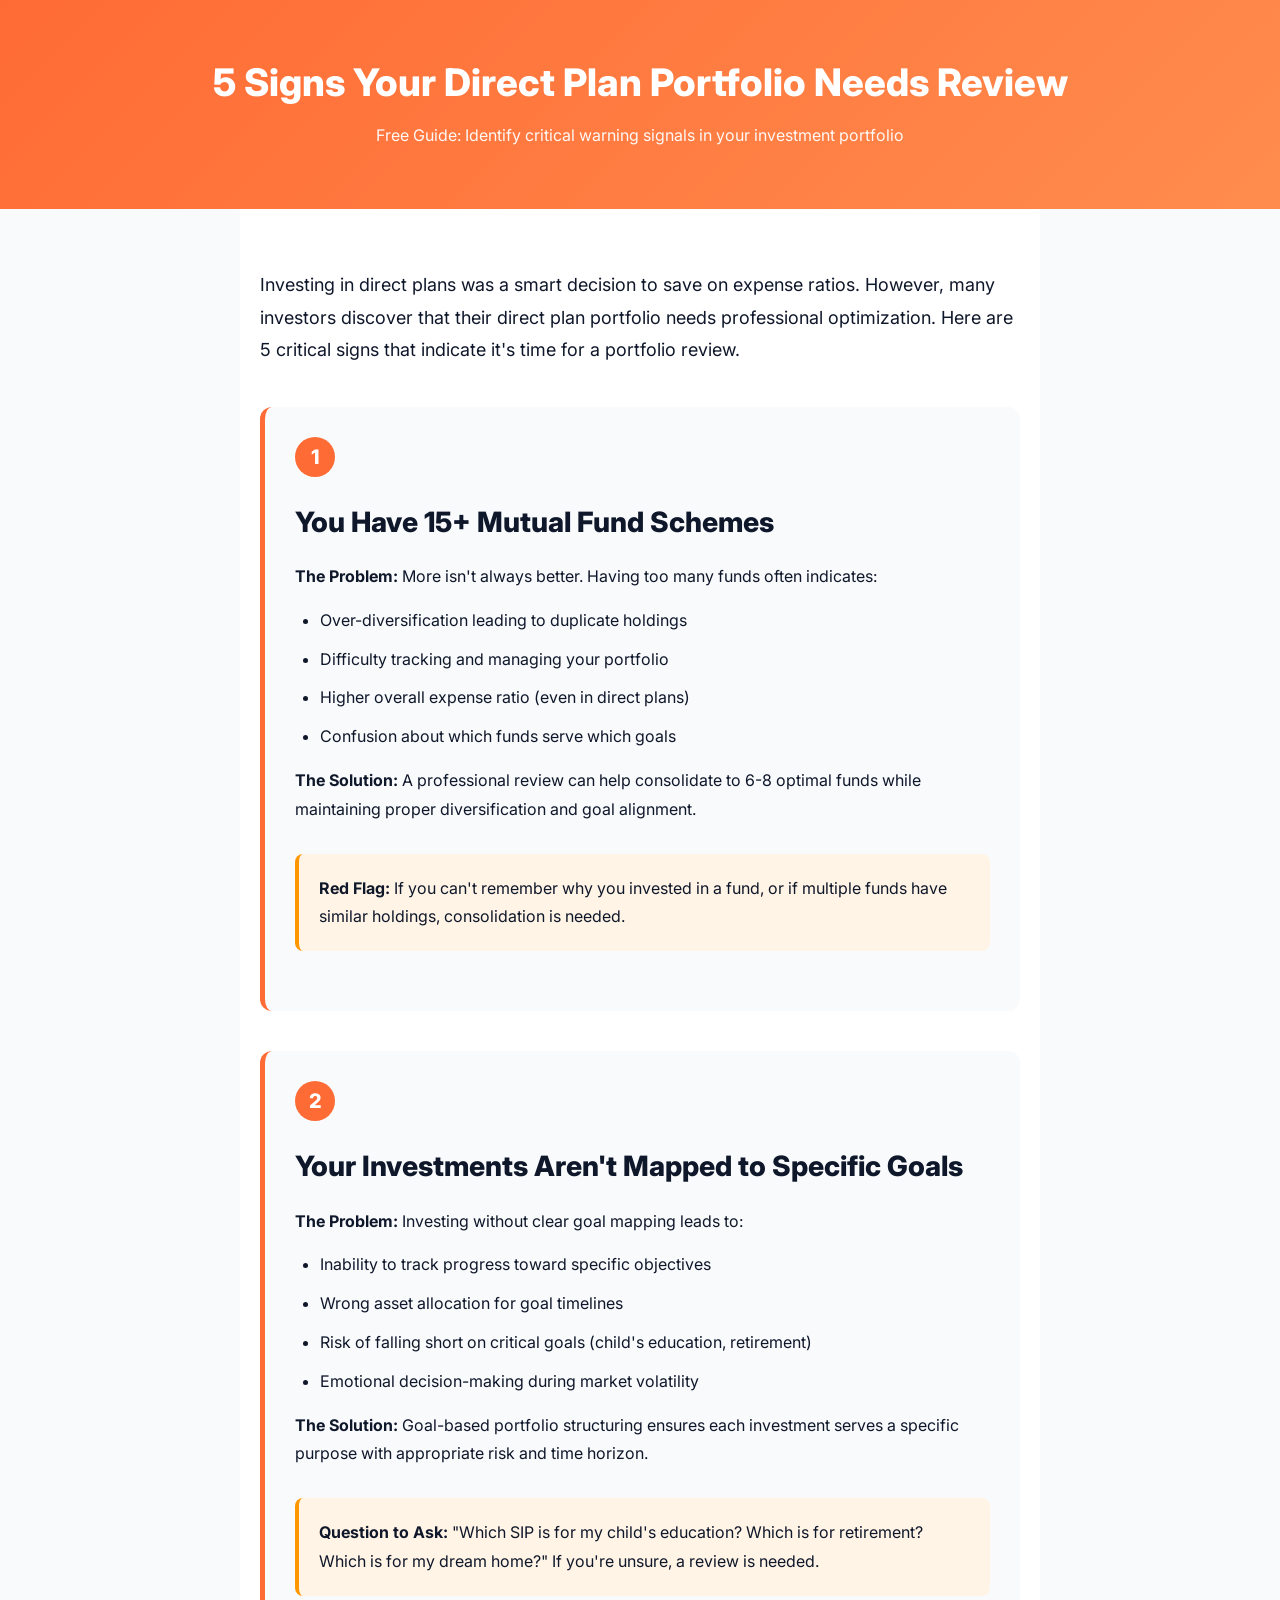
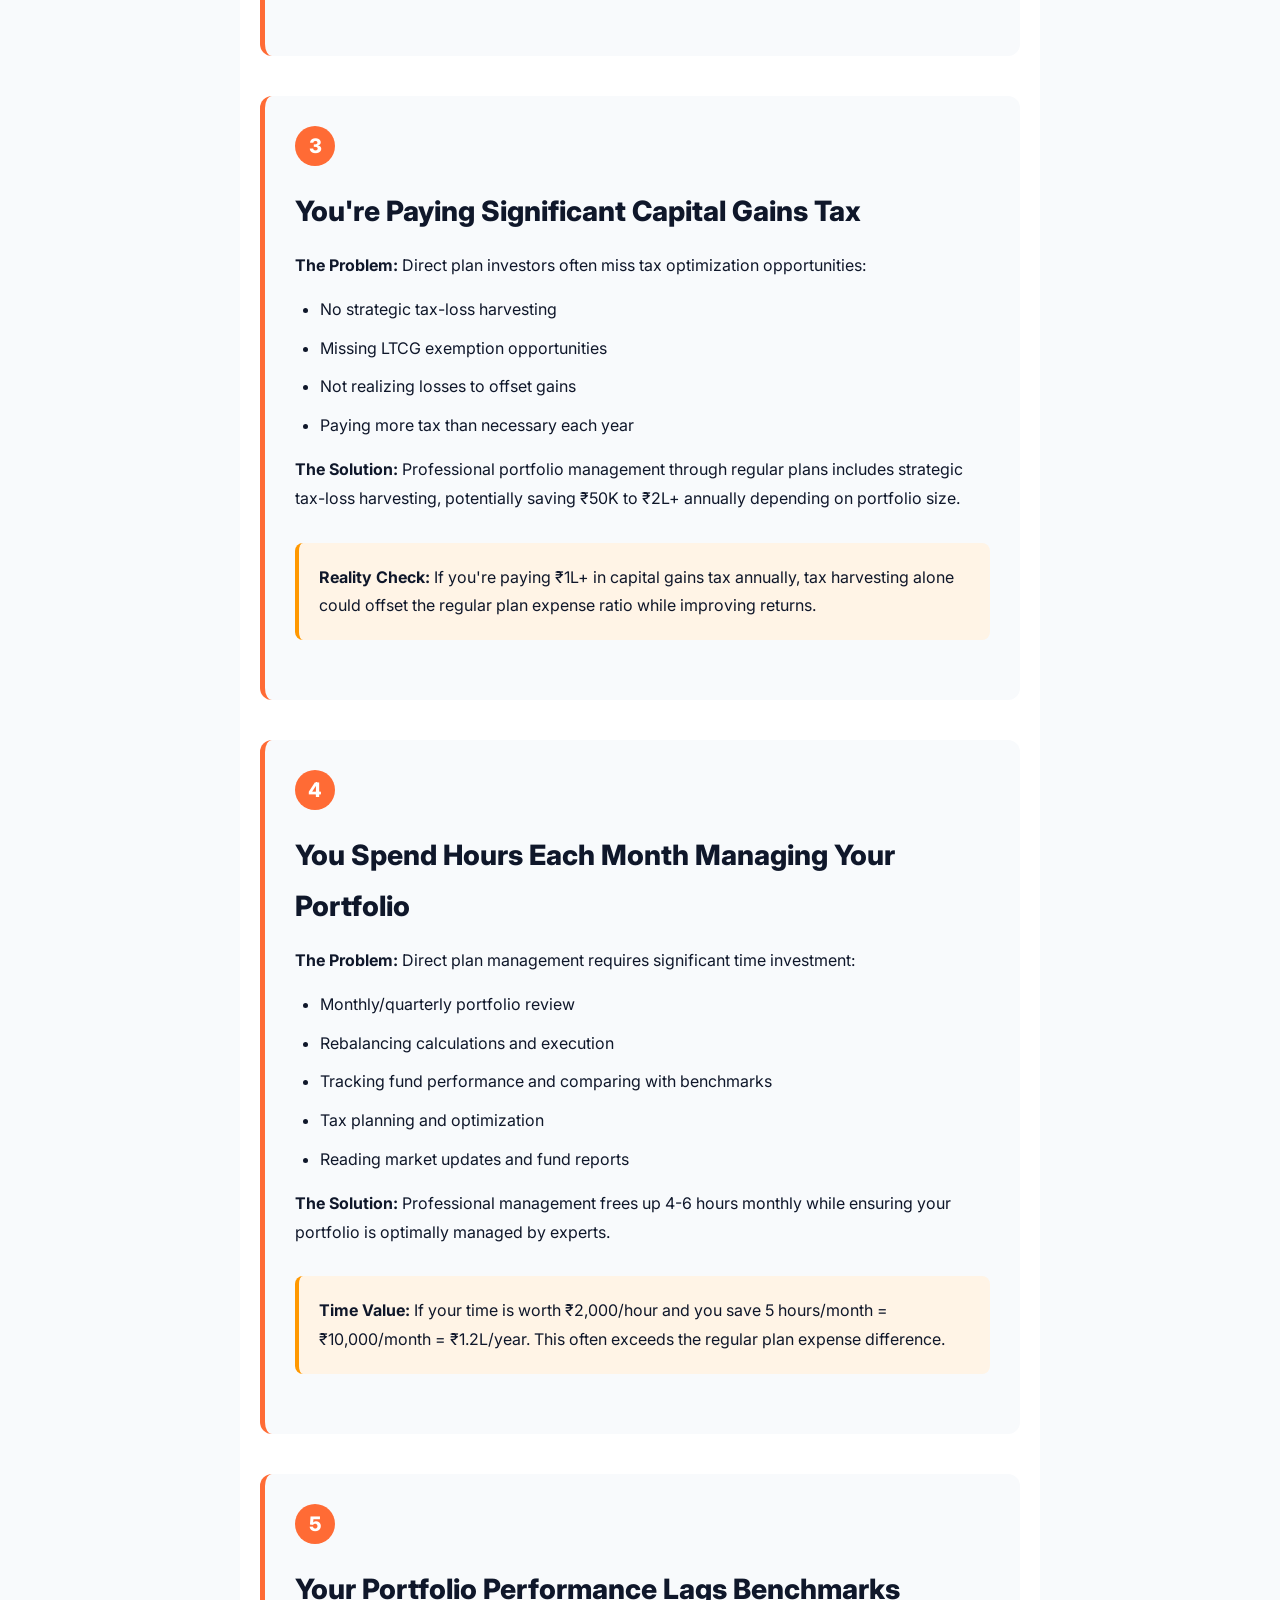
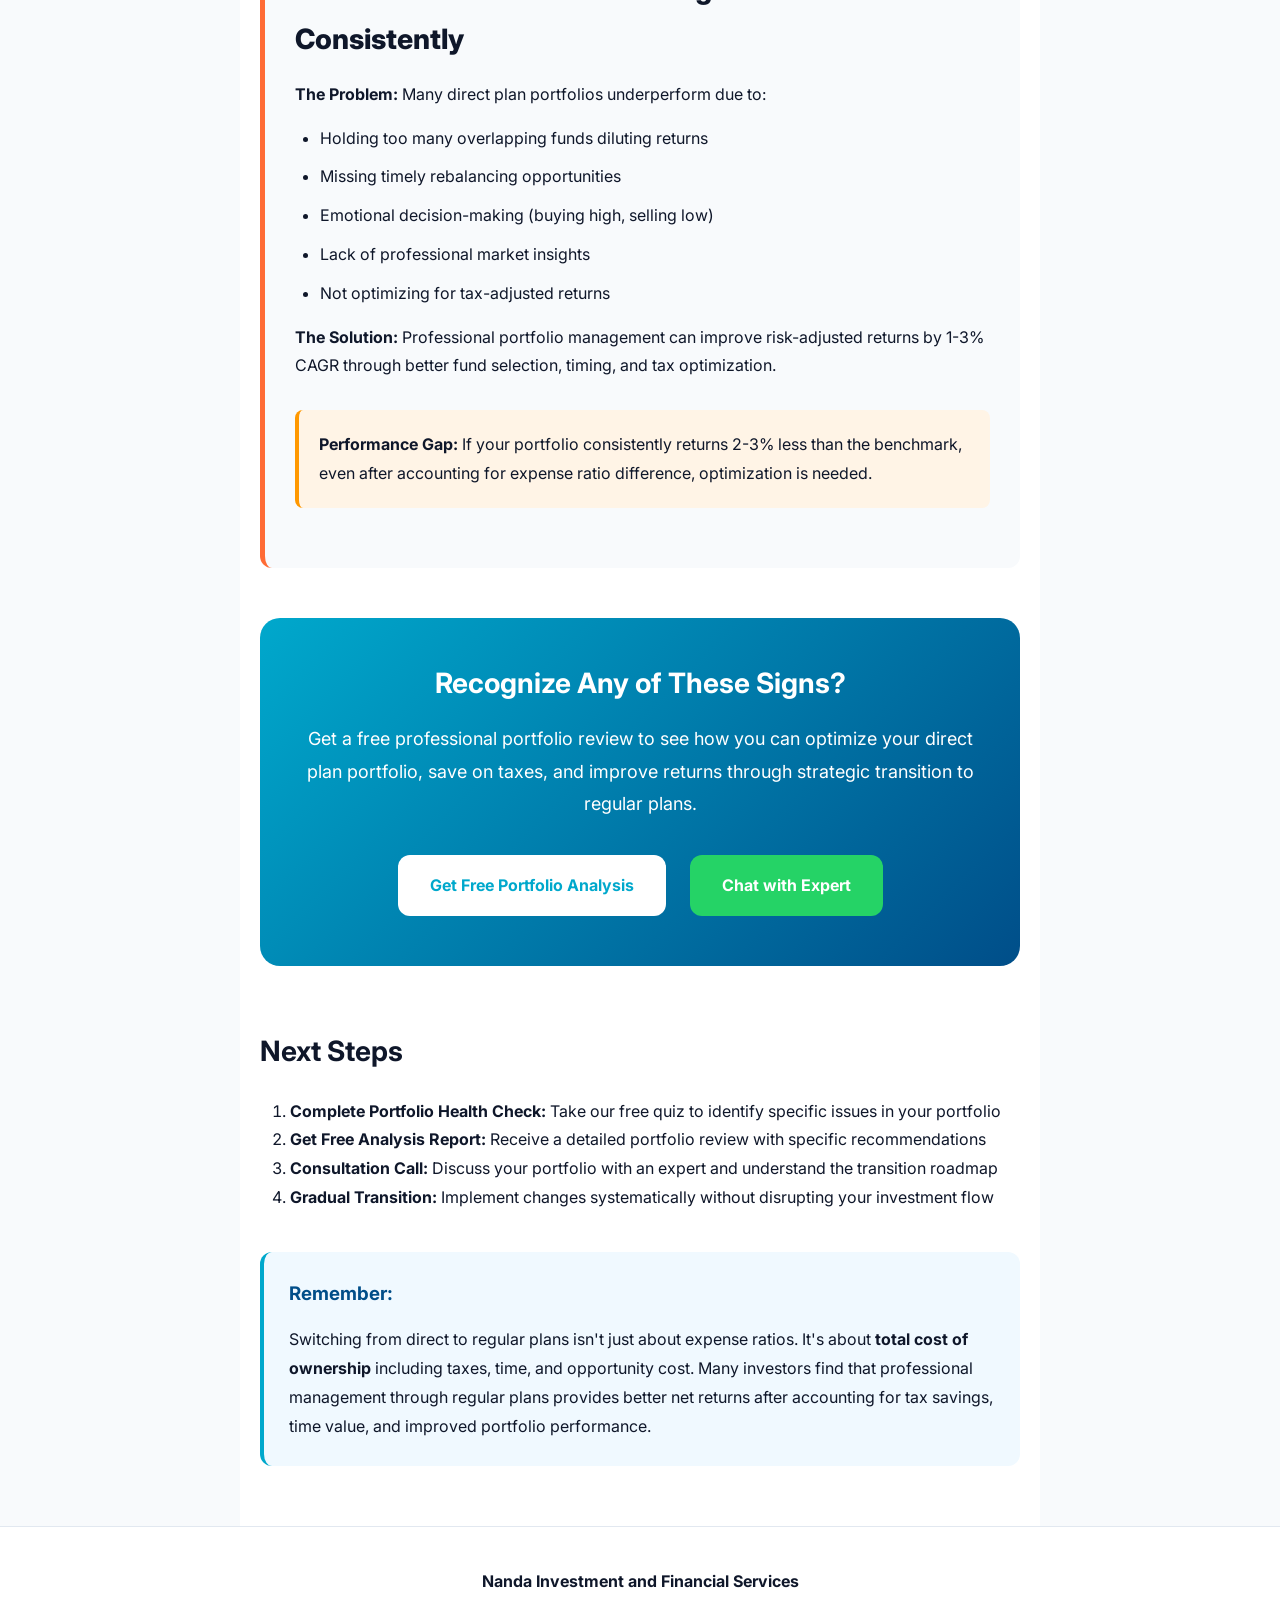
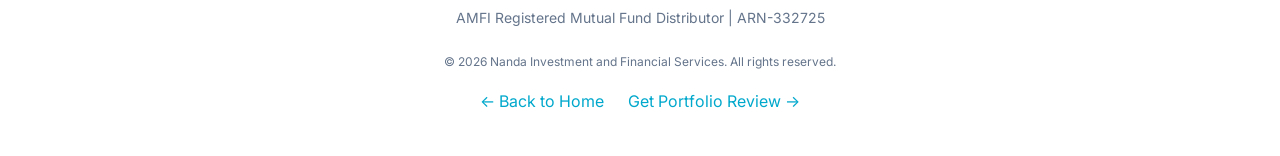
<file: 5-signs-direct-plan-review.html>
<!DOCTYPE html>
<html lang="en">
<head>
    <meta charset="UTF-8">
    <meta name="viewport" content="width=device-width, initial-scale=1.0">
    <title>5 Signs Your Direct Plan Needs Review - Free Guide | Nanda Investment and Financial Services</title>
    <meta name="description" content="Free guide: 5 critical signs that indicate your direct plan portfolio needs professional review. Learn when to optimize your investments.">
    <link rel="preconnect" href="https://fonts.googleapis.com">
    <link rel="preconnect" href="https://fonts.gstatic.com" crossorigin>
    <link href="https://fonts.googleapis.com/css2?family=Inter:wght@300;400;600;800&display=swap" rel="stylesheet">
    <style>
        :root {
            --primary: #00a8cc;
            --secondary: #ff6b35;
            --accent: #004e89;
            --success: #06a77d;
            --text-dark: #0f172a;
            --text-light: #64748b;
            --bg-light: #f8fafc;
            --white: #ffffff;
        }

        * { margin: 0; padding: 0; box-sizing: border-box; }
        body { 
            font-family: 'Inter', -apple-system, BlinkMacSystemFont, 'Segoe UI', 'Roboto', sans-serif; 
            line-height: 1.8; 
            color: var(--text-dark); 
            background-color: var(--bg-light);
        }

        .guide-header {
            background: linear-gradient(135deg, var(--secondary) 0%, #ff8c4d 100%);
            color: white;
            padding: 60px 20px;
            text-align: center;
        }
        .guide-header h1 { font-size: 38px; font-weight: 800; margin-bottom: 15px; line-height: 1.2; }
        .guide-header p { font-size: 16px; opacity: 0.95; max-width: 600px; margin: 0 auto; }

        .guide-content {
            max-width: 800px;
            margin: 0 auto;
            padding: 60px 20px;
            background: white;
        }
        .sign-card {
            background: var(--bg-light);
            border-left: 5px solid var(--secondary);
            padding: 30px;
            margin: 40px 0;
            border-radius: 12px;
        }
        .sign-number {
            display: inline-block;
            background: var(--secondary);
            color: white;
            width: 40px;
            height: 40px;
            border-radius: 50%;
            text-align: center;
            line-height: 40px;
            font-weight: 800;
            font-size: 20px;
            margin-bottom: 20px;
        }
        .sign-card h2 {
            font-size: 28px;
            font-weight: 800;
            color: var(--text-dark);
            margin-bottom: 15px;
        }
        .sign-card p {
            color: var(--text-dark);
            margin-bottom: 15px;
        }
        .sign-card ul {
            margin: 15px 0 15px 25px;
        }
        .sign-card li {
            margin-bottom: 10px;
            color: var(--text-dark);
        }

        .action-box {
            background: linear-gradient(135deg, var(--primary) 0%, var(--accent) 100%);
            color: white;
            padding: 40px;
            border-radius: 20px;
            text-align: center;
            margin: 50px 0;
        }
        .action-box h3 {
            font-size: 28px;
            margin-bottom: 15px;
            color: white;
        }
        .btn {
            padding: 16px 32px;
            border-radius: 12px;
            font-size: 16px;
            font-weight: 700;
            cursor: pointer;
            transition: 0.3s;
            text-decoration: none;
            display: inline-block;
            border: none;
            margin: 10px;
            background: white;
            color: var(--primary);
        }
        .btn:hover {
            transform: translateY(-3px);
            box-shadow: 0 10px 20px rgba(0,0,0,0.2);
        }

        .highlight {
            background: #fff4e6;
            padding: 20px;
            border-left: 4px solid #ff9800;
            margin: 30px 0;
            border-radius: 8px;
        }

        footer {
            padding: 40px 20px;
            text-align: center;
            background: white;
            border-top: 1px solid #e2e8f0;
        }
    </style>
</head>
<body>
    <div class="guide-header">
        <h1>5 Signs Your Direct Plan Portfolio Needs Review</h1>
        <p>Free Guide: Identify critical warning signals in your investment portfolio</p>
    </div>

    <div class="guide-content">
        <p style="font-size: 18px; margin-bottom: 30px;">
            Investing in direct plans was a smart decision to save on expense ratios. However, many investors discover that their direct plan portfolio needs professional optimization. Here are 5 critical signs that indicate it's time for a portfolio review.
        </p>

        <div class="sign-card">
            <span class="sign-number">1</span>
            <h2>You Have 15+ Mutual Fund Schemes</h2>
            <p><strong>The Problem:</strong> More isn't always better. Having too many funds often indicates:</p>
            <ul>
                <li>Over-diversification leading to duplicate holdings</li>
                <li>Difficulty tracking and managing your portfolio</li>
                <li>Higher overall expense ratio (even in direct plans)</li>
                <li>Confusion about which funds serve which goals</li>
            </ul>
            <p><strong>The Solution:</strong> A professional review can help consolidate to 6-8 optimal funds while maintaining proper diversification and goal alignment.</p>
            <div class="highlight">
                <strong>Red Flag:</strong> If you can't remember why you invested in a fund, or if multiple funds have similar holdings, consolidation is needed.
            </div>
        </div>

        <div class="sign-card">
            <span class="sign-number">2</span>
            <h2>Your Investments Aren't Mapped to Specific Goals</h2>
            <p><strong>The Problem:</strong> Investing without clear goal mapping leads to:</p>
            <ul>
                <li>Inability to track progress toward specific objectives</li>
                <li>Wrong asset allocation for goal timelines</li>
                <li>Risk of falling short on critical goals (child's education, retirement)</li>
                <li>Emotional decision-making during market volatility</li>
            </ul>
            <p><strong>The Solution:</strong> Goal-based portfolio structuring ensures each investment serves a specific purpose with appropriate risk and time horizon.</p>
            <div class="highlight">
                <strong>Question to Ask:</strong> "Which SIP is for my child's education? Which is for retirement? Which is for my dream home?" If you're unsure, a review is needed.
            </div>
        </div>

        <div class="sign-card">
            <span class="sign-number">3</span>
            <h2>You're Paying Significant Capital Gains Tax</h2>
            <p><strong>The Problem:</strong> Direct plan investors often miss tax optimization opportunities:</p>
            <ul>
                <li>No strategic tax-loss harvesting</li>
                <li>Missing LTCG exemption opportunities</li>
                <li>Not realizing losses to offset gains</li>
                <li>Paying more tax than necessary each year</li>
            </ul>
            <p><strong>The Solution:</strong> Professional portfolio management through regular plans includes strategic tax-loss harvesting, potentially saving ₹50K to ₹2L+ annually depending on portfolio size.</p>
            <div class="highlight">
                <strong>Reality Check:</strong> If you're paying ₹1L+ in capital gains tax annually, tax harvesting alone could offset the regular plan expense ratio while improving returns.
            </div>
        </div>

        <div class="sign-card">
            <span class="sign-number">4</span>
            <h2>You Spend Hours Each Month Managing Your Portfolio</h2>
            <p><strong>The Problem:</strong> Direct plan management requires significant time investment:</p>
            <ul>
                <li>Monthly/quarterly portfolio review</li>
                <li>Rebalancing calculations and execution</li>
                <li>Tracking fund performance and comparing with benchmarks</li>
                <li>Tax planning and optimization</li>
                <li>Reading market updates and fund reports</li>
            </ul>
            <p><strong>The Solution:</strong> Professional management frees up 4-6 hours monthly while ensuring your portfolio is optimally managed by experts.</p>
            <div class="highlight">
                <strong>Time Value:</strong> If your time is worth ₹2,000/hour and you save 5 hours/month = ₹10,000/month = ₹1.2L/year. This often exceeds the regular plan expense difference.
            </div>
        </div>

        <div class="sign-card">
            <span class="sign-number">5</span>
            <h2>Your Portfolio Performance Lags Benchmarks Consistently</h2>
            <p><strong>The Problem:</strong> Many direct plan portfolios underperform due to:</p>
            <ul>
                <li>Holding too many overlapping funds diluting returns</li>
                <li>Missing timely rebalancing opportunities</li>
                <li>Emotional decision-making (buying high, selling low)</li>
                <li>Lack of professional market insights</li>
                <li>Not optimizing for tax-adjusted returns</li>
            </ul>
            <p><strong>The Solution:</strong> Professional portfolio management can improve risk-adjusted returns by 1-3% CAGR through better fund selection, timing, and tax optimization.</p>
            <div class="highlight">
                <strong>Performance Gap:</strong> If your portfolio consistently returns 2-3% less than the benchmark, even after accounting for expense ratio difference, optimization is needed.
            </div>
        </div>

        <div class="action-box">
            <h3>Recognize Any of These Signs?</h3>
            <p style="margin-bottom: 25px; font-size: 18px;">
                Get a free professional portfolio review to see how you can optimize your direct plan portfolio, save on taxes, and improve returns through strategic transition to regular plans.
            </p>
            <a href="index.html#quiz" class="btn">Get Free Portfolio Analysis</a>
            <a href="https://wa.me/919491227272?text=Hi!%20I%20read%20the%20'5%20Signs'%20guide%20and%20recognize%20some%20issues%20in%20my%20portfolio.%20I'd%20like%20a%20review." class="btn" style="background: #25D366; color: white;">Chat with Expert</a>
        </div>

        <h2 style="font-size: 28px; margin-top: 60px; margin-bottom: 20px;">Next Steps</h2>
        <ol style="margin-left: 30px; font-size: 16px;">
            <li><strong>Complete Portfolio Health Check:</strong> Take our free quiz to identify specific issues in your portfolio</li>
            <li><strong>Get Free Analysis Report:</strong> Receive a detailed portfolio review with specific recommendations</li>
            <li><strong>Consultation Call:</strong> Discuss your portfolio with an expert and understand the transition roadmap</li>
            <li><strong>Gradual Transition:</strong> Implement changes systematically without disrupting your investment flow</li>
        </ol>

        <div style="background: #f0f9ff; padding: 25px; border-radius: 12px; margin-top: 40px; border-left: 4px solid var(--primary);">
            <h3 style="margin-bottom: 15px; color: var(--accent);">Remember:</h3>
            <p style="margin: 0;">Switching from direct to regular plans isn't just about expense ratios. It's about <strong>total cost of ownership</strong> including taxes, time, and opportunity cost. Many investors find that professional management through regular plans provides better net returns after accounting for tax savings, time value, and improved portfolio performance.</p>
        </div>
    </div>

    <footer>
        <p style="font-weight: 700; margin-bottom: 10px;">Nanda Investment and Financial Services</p>
        <p style="font-size: 14px; color: var(--text-light);">AMFI Registered Mutual Fund Distributor | ARN-332725</p>
        <p style="font-size: 12px; color: var(--text-light); margin-top: 20px;">© 2026 Nanda Investment and Financial Services. All rights reserved.</p>
        <p style="margin-top: 15px;">
            <a href="index.html" style="color: var(--primary); text-decoration: none; margin-right: 20px;">← Back to Home</a>
            <a href="portfolio-review.html" style="color: var(--primary); text-decoration: none;">Get Portfolio Review →</a>
        </p>
    </footer>
</body>
</html>
</file>
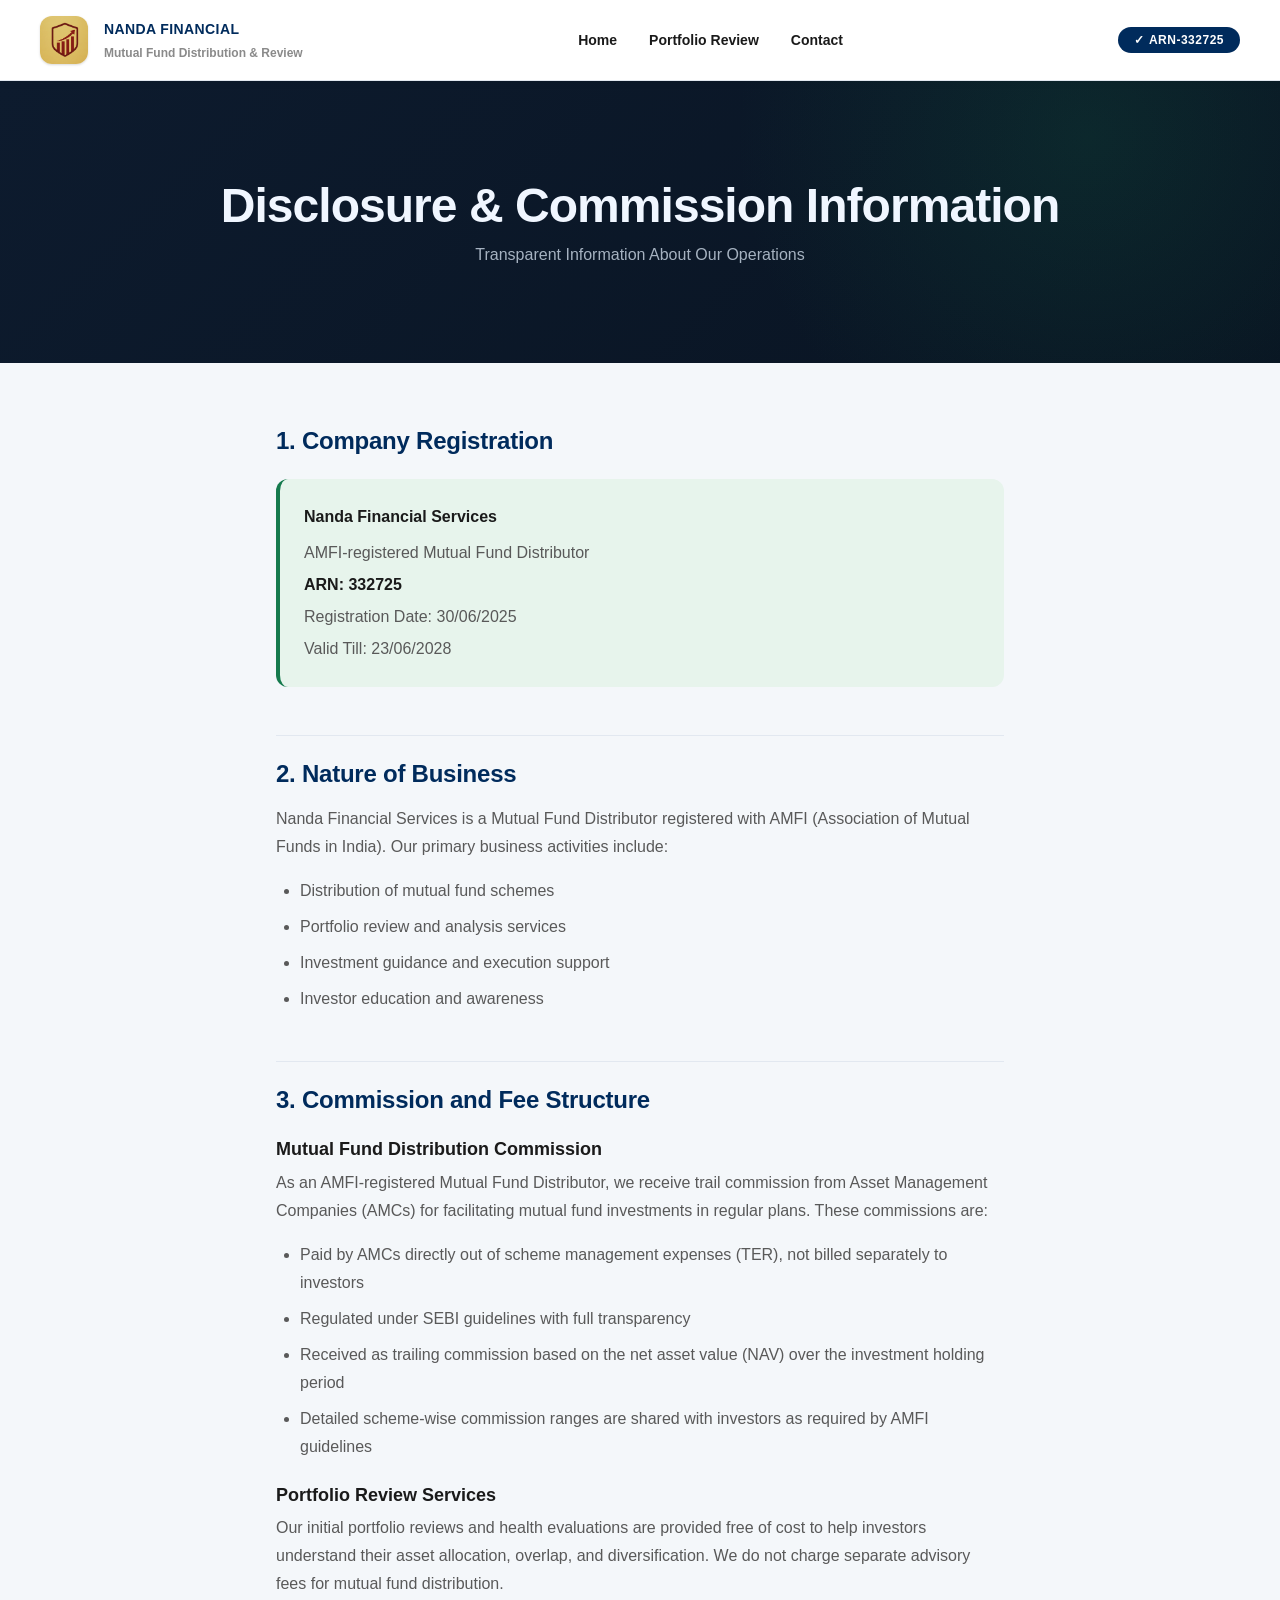
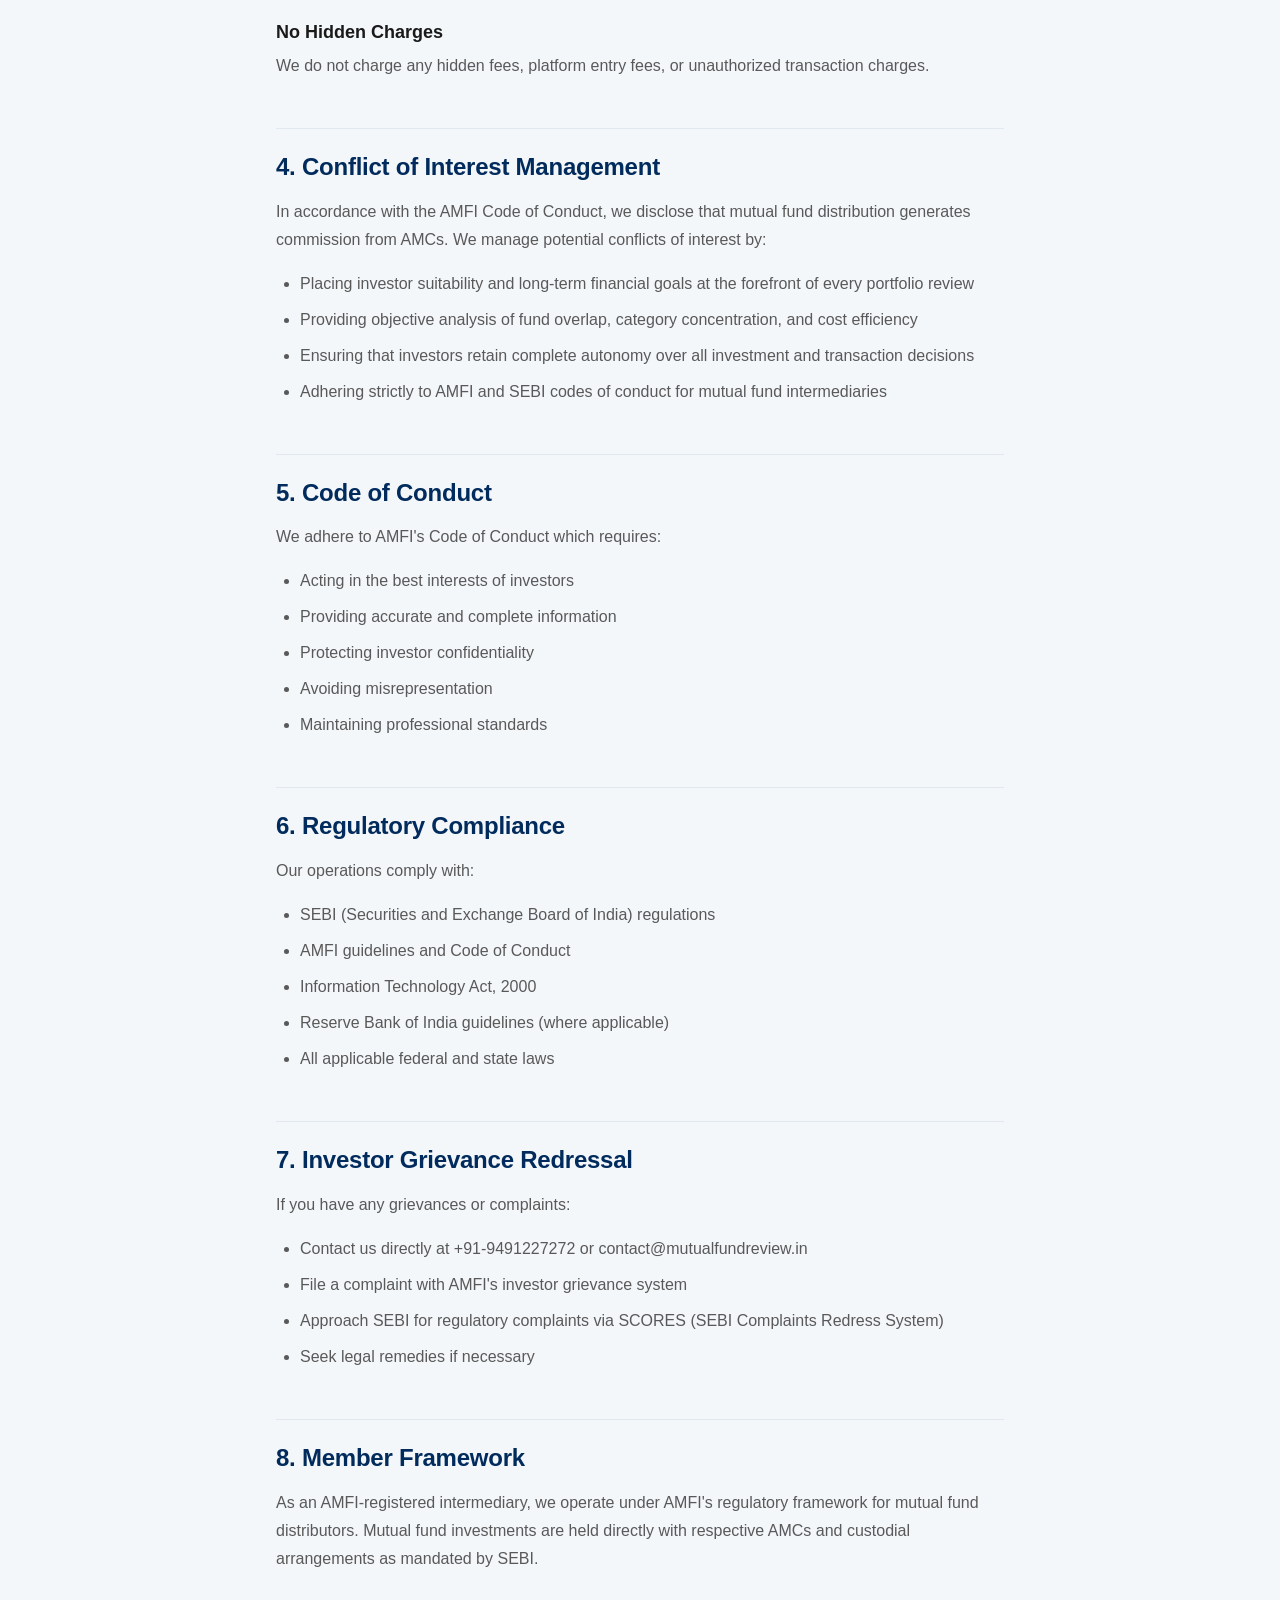
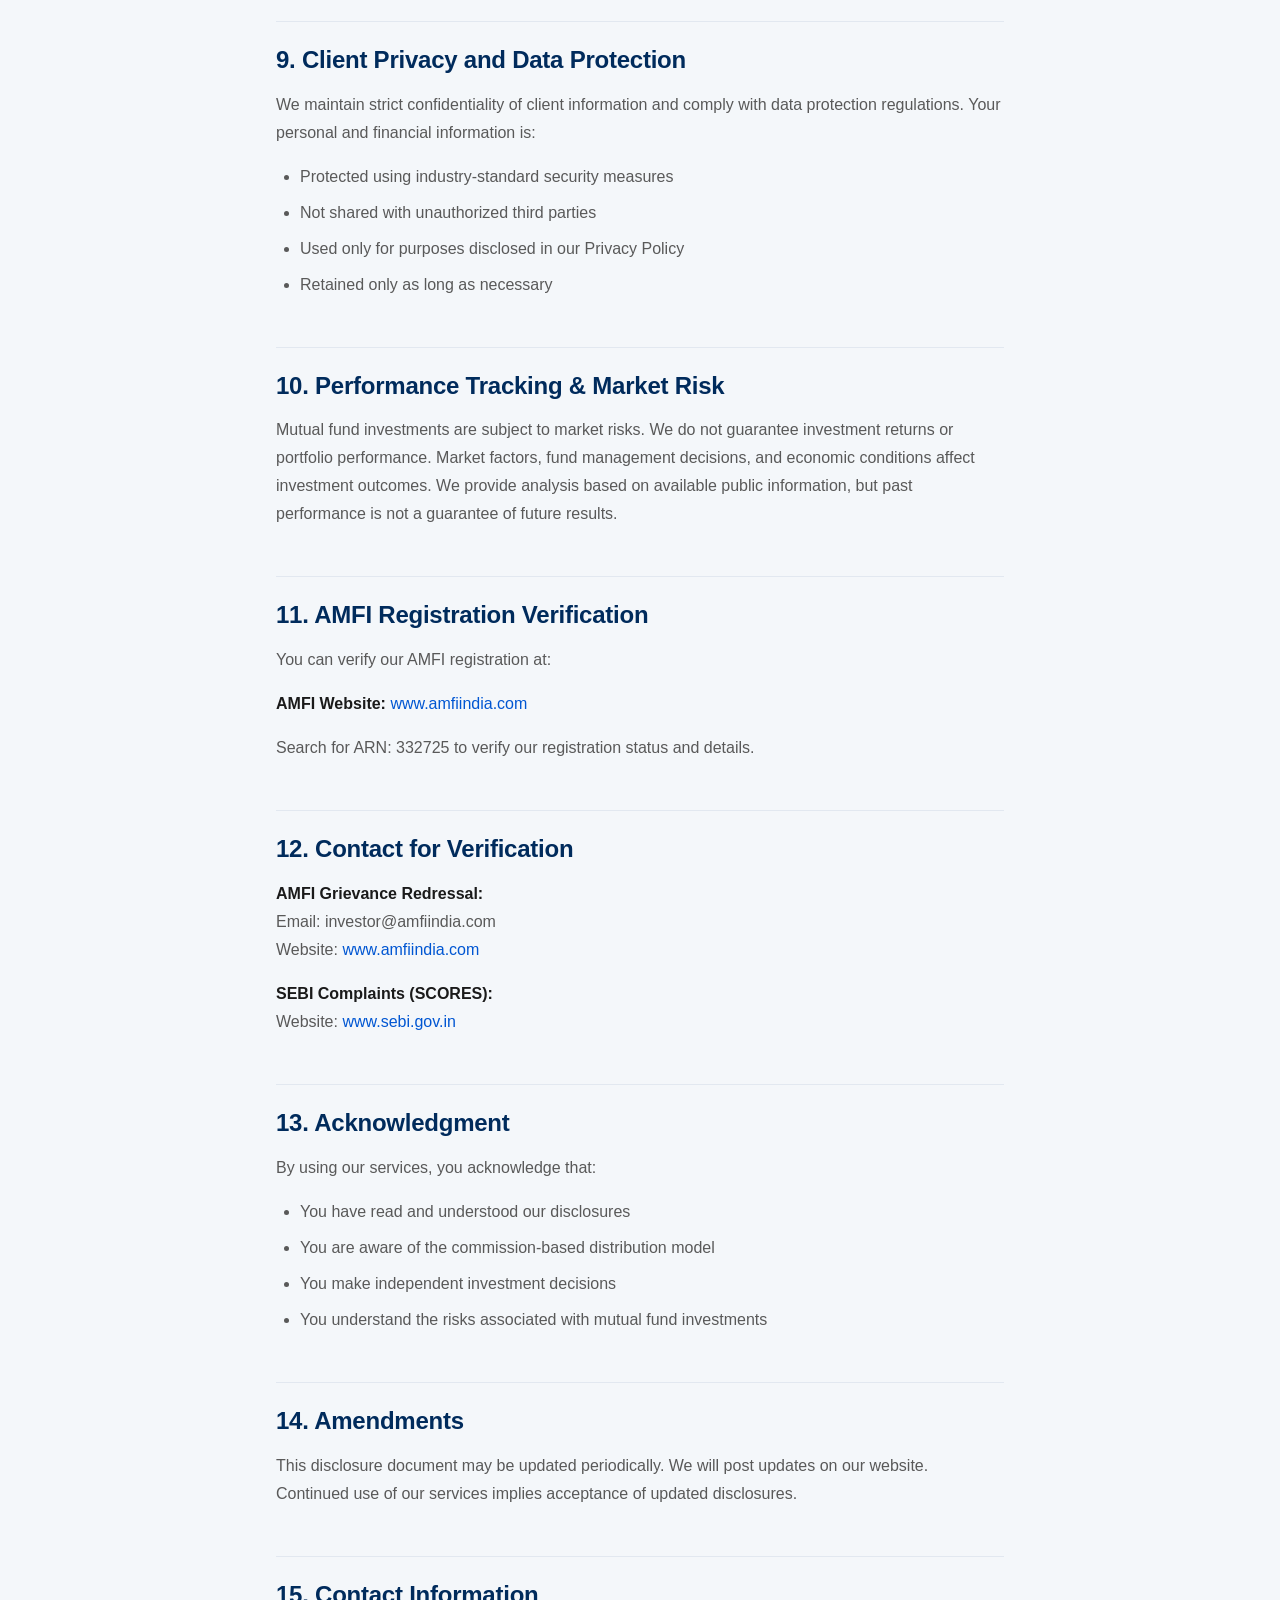
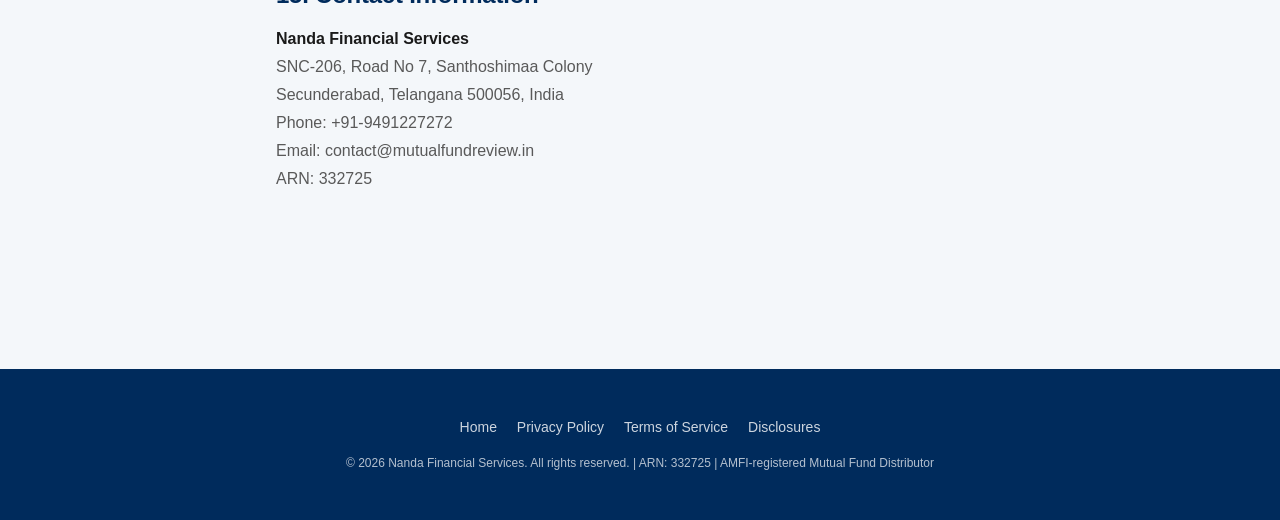
<file: disclosure.html>
<!DOCTYPE html>
<html lang="en">
<head>
    <meta charset="UTF-8">
    <meta name="viewport" content="width=device-width, initial-scale=1.0">
    <title>Disclosure & Commission Information | Nanda Financial Services</title>
    <meta name="description" content="Financial Disclosure and Commission Information for Nanda Financial Services. Transparent information about how we operate.">
    <link rel="canonical" href="https://www.mutualfundreview.in/disclosure.html">
    <link rel="stylesheet" href="css/design-system.css">
    <link rel="stylesheet" href="css/components.css">
    <link rel="stylesheet" href="css/layout.css">
    <link rel="stylesheet" href="css/navigation.css">
    <link rel="stylesheet" href="css/dark-mode.css">
    <link rel="stylesheet" href="css/legal.css?v=20260829e">
</head>
<body>
    <header class="legal-header">
        <div class="header-container">
            <a href="index.html" class="logo-section">
                <img src="logo.jpg" alt="Nanda Financial Services Logo" style="width: 48px; height: 48px;">
                <div class="logo-text">
                    <span class="logo-brand">Nanda Financial</span>
                    <p class="logo-tagline">Mutual Fund Distribution &amp; Review</p>
                </div>
            </a>
            <nav class="header-nav">
                <a href="index.html">Home</a>
                <a href="index.html#portfolio-review">Portfolio Review</a>
                <a href="index.html#contact">Contact</a>
            </nav>
            <div class="header-cta">
                <span class="arn-badge">ARN-332725</span>
            </div>
        </div>
    </header>

    <section class="legal-hero">
        <h1>Disclosure & Commission Information</h1>
        <p>Transparent Information About Our Operations</p>
    </section>

    <div class="legal-content">
        <h2>1. Company Registration</h2>
        <div class="disclosure-box">
            <p style="margin: 0;"><strong>Nanda Financial Services</strong></p>
            <p style="margin: var(--space-sm) 0 0 0;">AMFI-registered Mutual Fund Distributor</p>
            <p style="margin: var(--space-xs) 0 0 0;"><strong>ARN: 332725</strong></p>
            <p style="margin: var(--space-xs) 0 0 0;">Registration Date: 30/06/2025</p>
            <p style="margin: var(--space-xs) 0 0 0;">Valid Till: 23/06/2028</p>
        </div>

        <h2>2. Nature of Business</h2>
        <p>Nanda Financial Services is a Mutual Fund Distributor registered with AMFI (Association of Mutual Funds in India). Our primary business activities include:</p>
        <ul>
            <li>Distribution of mutual fund schemes</li>
            <li>Portfolio review and analysis services</li>
            <li>Investment guidance and execution support</li>
            <li>Investor education and awareness</li>
        </ul>

        <h2>3. Commission and Fee Structure</h2>
        <h3>Mutual Fund Distribution Commission</h3>
        <p>As an AMFI-registered Mutual Fund Distributor, we receive trail commission from Asset Management Companies (AMCs) for facilitating mutual fund investments in regular plans. These commissions are:</p>
        <ul>
            <li>Paid by AMCs directly out of scheme management expenses (TER), not billed separately to investors</li>
            <li>Regulated under SEBI guidelines with full transparency</li>
            <li>Received as trailing commission based on the net asset value (NAV) over the investment holding period</li>
            <li>Detailed scheme-wise commission ranges are shared with investors as required by AMFI guidelines</li>
        </ul>

        <h3>Portfolio Review Services</h3>
        <p>Our initial portfolio reviews and health evaluations are provided free of cost to help investors understand their asset allocation, overlap, and diversification. We do not charge separate advisory fees for mutual fund distribution.</p>

        <h3>No Hidden Charges</h3>
        <p>We do not charge any hidden fees, platform entry fees, or unauthorized transaction charges.</p>

        <h2>4. Conflict of Interest Management</h2>
        <p>In accordance with the AMFI Code of Conduct, we disclose that mutual fund distribution generates commission from AMCs. We manage potential conflicts of interest by:</p>
        <ul>
            <li>Placing investor suitability and long-term financial goals at the forefront of every portfolio review</li>
            <li>Providing objective analysis of fund overlap, category concentration, and cost efficiency</li>
            <li>Ensuring that investors retain complete autonomy over all investment and transaction decisions</li>
            <li>Adhering strictly to AMFI and SEBI codes of conduct for mutual fund intermediaries</li>
        </ul>

        <h2>5. Code of Conduct</h2>
        <p>We adhere to AMFI's Code of Conduct which requires:</p>
        <ul>
            <li>Acting in the best interests of investors</li>
            <li>Providing accurate and complete information</li>
            <li>Protecting investor confidentiality</li>
            <li>Avoiding misrepresentation</li>
            <li>Maintaining professional standards</li>
        </ul>

        <h2>6. Regulatory Compliance</h2>
        <p>Our operations comply with:</p>
        <ul>
            <li>SEBI (Securities and Exchange Board of India) regulations</li>
            <li>AMFI guidelines and Code of Conduct</li>
            <li>Information Technology Act, 2000</li>
            <li>Reserve Bank of India guidelines (where applicable)</li>
            <li>All applicable federal and state laws</li>
        </ul>

        <h2>7. Investor Grievance Redressal</h2>
        <p>If you have any grievances or complaints:</p>
        <ul>
            <li>Contact us directly at +91-9491227272 or contact@mutualfundreview.in</li>
            <li>File a complaint with AMFI's investor grievance system</li>
            <li>Approach SEBI for regulatory complaints via SCORES (SEBI Complaints Redress System)</li>
            <li>Seek legal remedies if necessary</li>
        </ul>

        <h2>8. Member Framework</h2>
        <p>As an AMFI-registered intermediary, we operate under AMFI's regulatory framework for mutual fund distributors. Mutual fund investments are held directly with respective AMCs and custodial arrangements as mandated by SEBI.</p>

        <h2>9. Client Privacy and Data Protection</h2>
        <p>We maintain strict confidentiality of client information and comply with data protection regulations. Your personal and financial information is:</p>
        <ul>
            <li>Protected using industry-standard security measures</li>
            <li>Not shared with unauthorized third parties</li>
            <li>Used only for purposes disclosed in our Privacy Policy</li>
            <li>Retained only as long as necessary</li>
        </ul>

        <h2>10. Performance Tracking & Market Risk</h2>
        <p>Mutual fund investments are subject to market risks. We do not guarantee investment returns or portfolio performance. Market factors, fund management decisions, and economic conditions affect investment outcomes. We provide analysis based on available public information, but past performance is not a guarantee of future results.</p>

        <h2>11. AMFI Registration Verification</h2>
        <p>You can verify our AMFI registration at:</p>
        <p><strong>AMFI Website:</strong> <a href="https://www.amfiindia.com" target="_blank" rel="noopener noreferrer">www.amfiindia.com</a></p>
        <p>Search for ARN: 332725 to verify our registration status and details.</p>

        <h2>12. Contact for Verification</h2>
        <p><strong>AMFI Grievance Redressal:</strong><br>
        Email: investor@amfiindia.com<br>
        Website: <a href="https://www.amfiindia.com" target="_blank" rel="noopener noreferrer">www.amfiindia.com</a></p>

        <p><strong>SEBI Complaints (SCORES):</strong><br>
        Website: <a href="https://www.sebi.gov.in" target="_blank" rel="noopener noreferrer">www.sebi.gov.in</a></p>

        <h2>13. Acknowledgment</h2>
        <p>By using our services, you acknowledge that:</p>
        <ul>
            <li>You have read and understood our disclosures</li>
            <li>You are aware of the commission-based distribution model</li>
            <li>You make independent investment decisions</li>
            <li>You understand the risks associated with mutual fund investments</li>
        </ul>

        <h2>14. Amendments</h2>
        <p>This disclosure document may be updated periodically. We will post updates on our website. Continued use of our services implies acceptance of updated disclosures.</p>

        <h2>15. Contact Information</h2>
        <p>
            <strong>Nanda Financial Services</strong><br>
            SNC-206, Road No 7, Santhoshimaa Colony<br>
            Secunderabad, Telangana 500056, India<br>
            Phone: +91-9491227272<br>
            Email: contact@mutualfundreview.in<br>
            ARN: 332725
        </p>
    </div>

    <footer class="legal-footer">
        <p class="lf-links">
            <a href="index.html">Home</a>
            <a href="privacy-policy.html">Privacy Policy</a>
            <a href="terms.html">Terms of Service</a>
            <a href="disclosure.html">Disclosures</a>
        </p>
        <p class="lf-note">&copy; 2026 Nanda Financial Services. All rights reserved. | ARN: 332725 | AMFI-registered Mutual Fund Distributor</p>
    </footer>
</body>
</html>
</file>
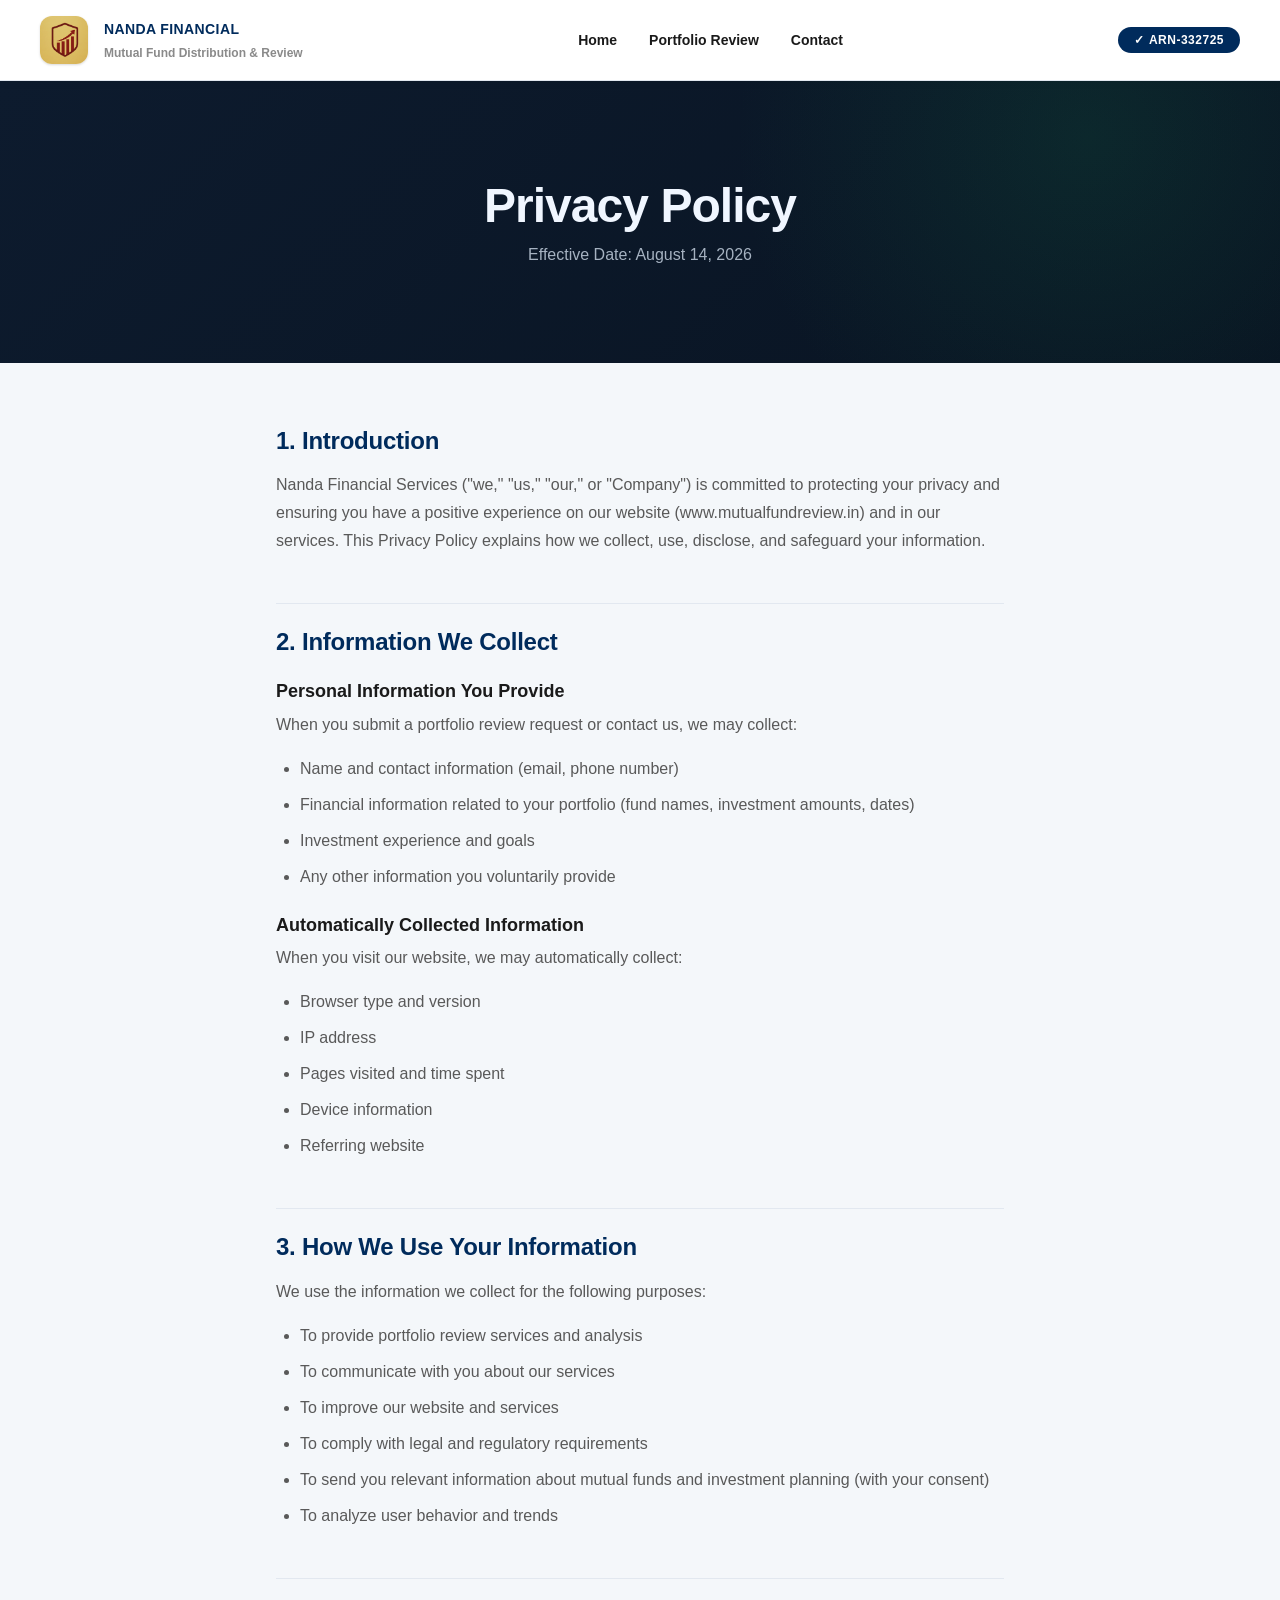
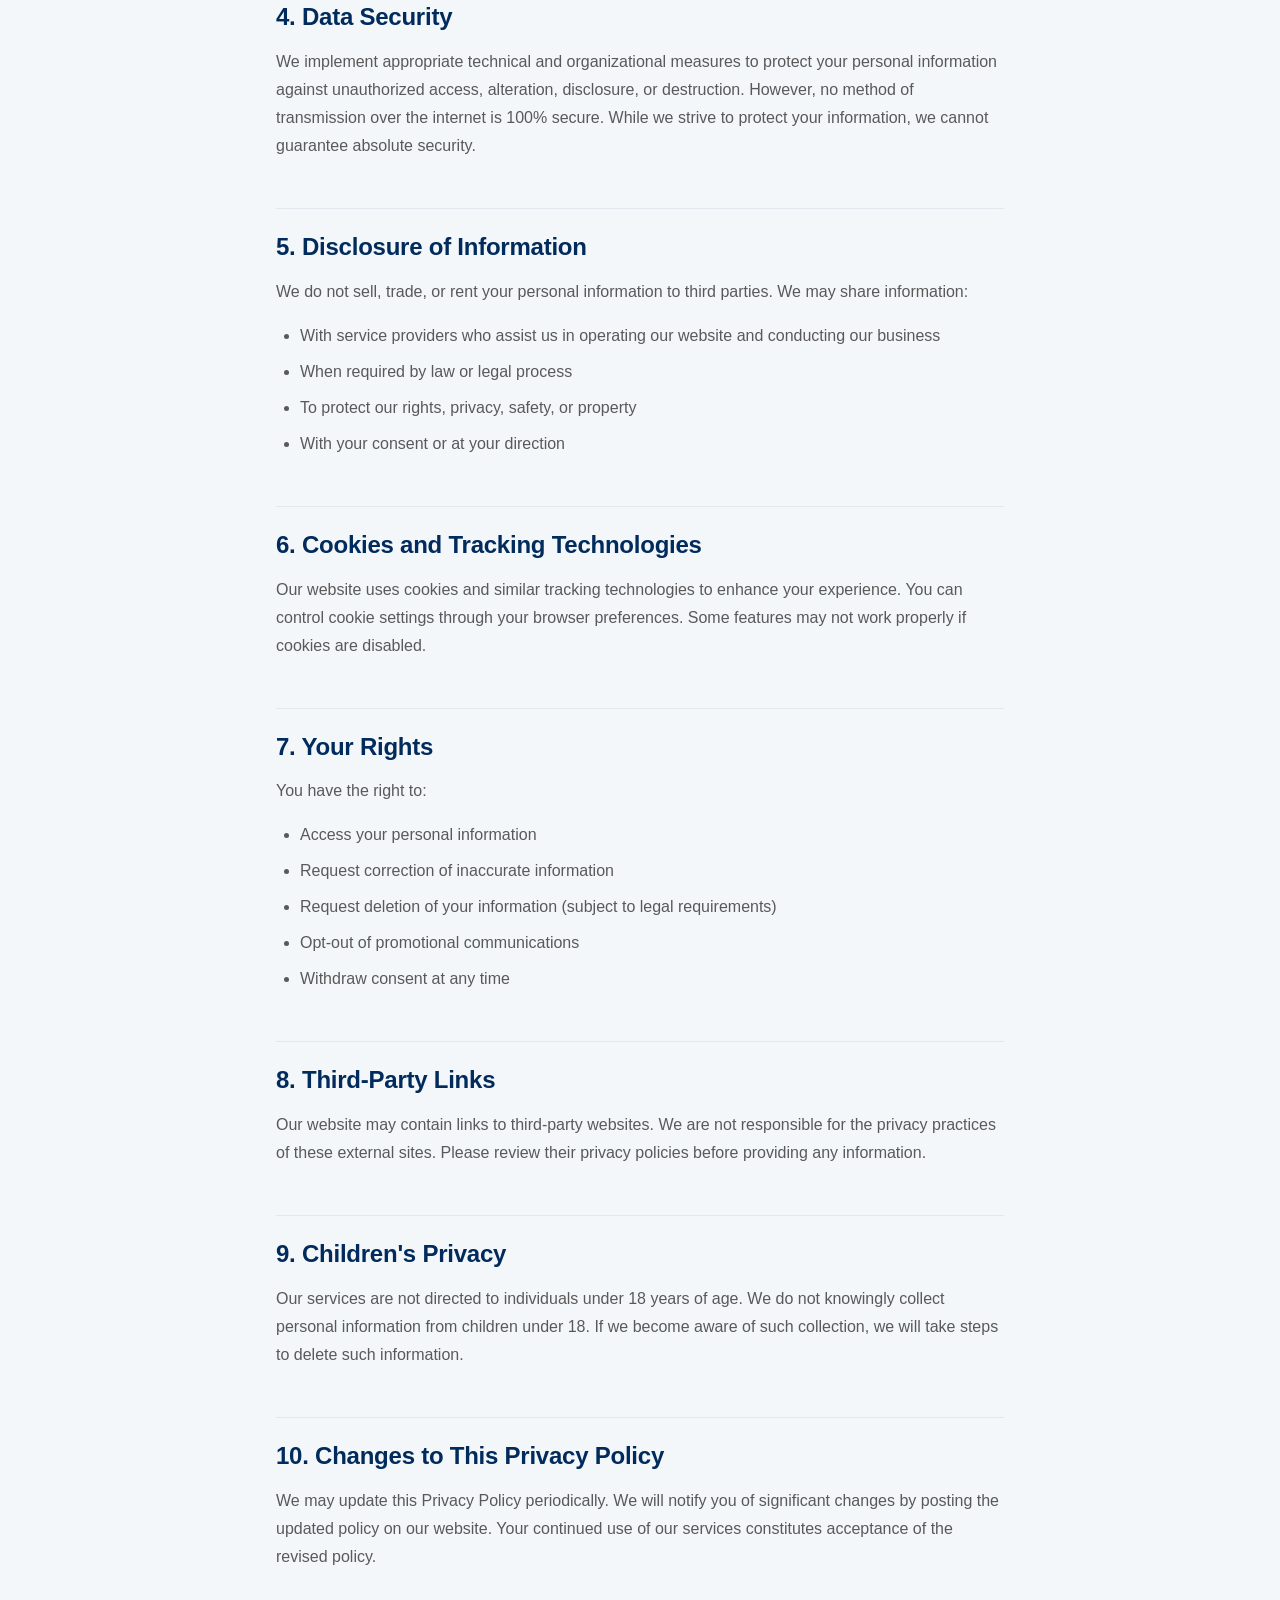
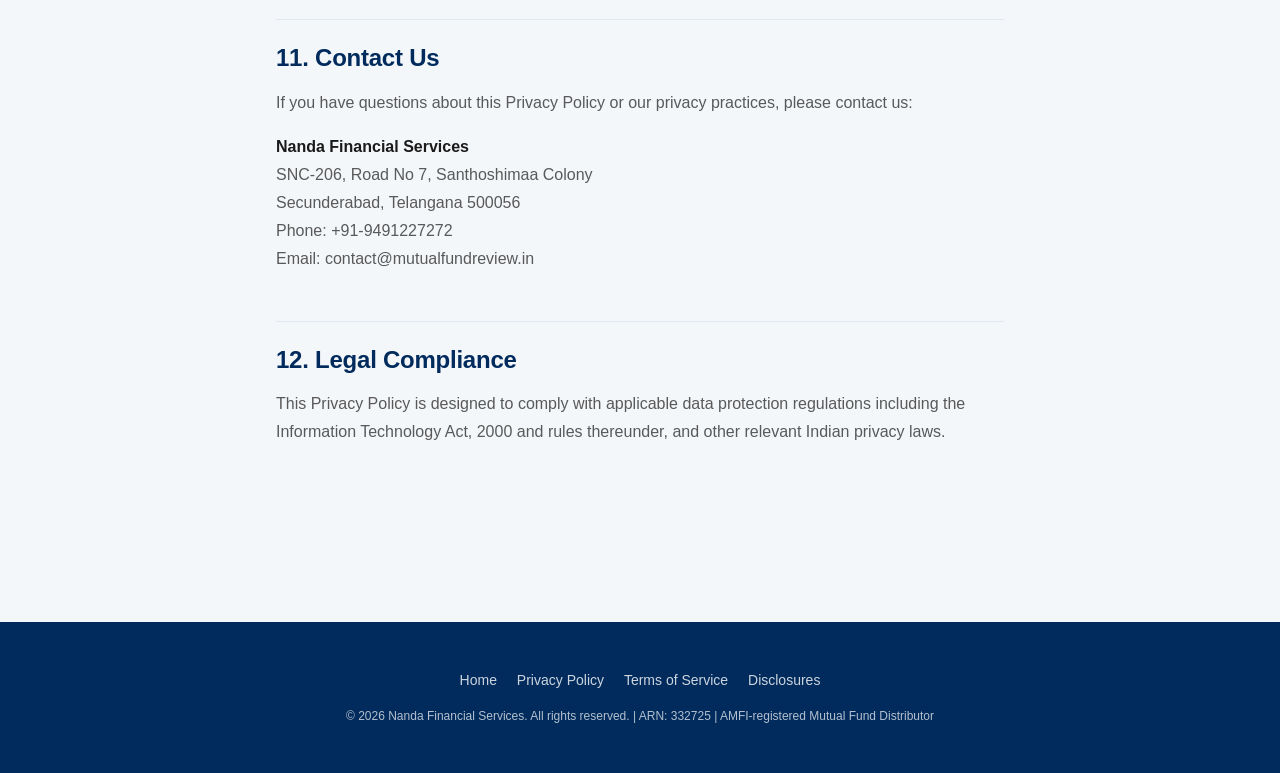
<file: privacy-policy.html>
<!DOCTYPE html>
<html lang="en">
<head>
    <meta charset="UTF-8">
    <meta name="viewport" content="width=device-width, initial-scale=1.0">
    <title>Privacy Policy | Nanda Financial Services</title>
    <meta name="description" content="Privacy Policy for Nanda Financial Services. We are committed to protecting your personal information and maintaining your trust.">
    <link rel="canonical" href="https://www.mutualfundreview.in/privacy-policy.html">
    <link rel="stylesheet" href="css/design-system.css">
    <link rel="stylesheet" href="css/components.css">
    <link rel="stylesheet" href="css/layout.css">
    <link rel="stylesheet" href="css/navigation.css">
    <link rel="stylesheet" href="css/dark-mode.css">
    <link rel="stylesheet" href="css/legal.css?v=20260829e">
</head>
<body>
    <header class="legal-header">
        <div class="header-container">
            <a href="index.html" class="logo-section">
                <img src="logo.jpg" alt="Nanda Financial Services Logo" style="width: 48px; height: 48px;">
                <div class="logo-text">
                    <span class="logo-brand">Nanda Financial</span>
                    <p class="logo-tagline">Mutual Fund Distribution &amp; Review</p>
                </div>
            </a>
            <nav class="header-nav">
                <a href="index.html">Home</a>
                <a href="index.html#portfolio-review">Portfolio Review</a>
                <a href="index.html#contact">Contact</a>
            </nav>
            <div class="header-cta">
                <span class="arn-badge">ARN-332725</span>
            </div>
        </div>
    </header>

    <section class="legal-hero">
        <h1>Privacy Policy</h1>
        <p>Effective Date: August 14, 2026</p>
    </section>

    <div class="legal-content">
        <h2>1. Introduction</h2>
        <p>Nanda Financial Services ("we," "us," "our," or "Company") is committed to protecting your privacy and ensuring you have a positive experience on our website (www.mutualfundreview.in) and in our services. This Privacy Policy explains how we collect, use, disclose, and safeguard your information.</p>

        <h2>2. Information We Collect</h2>
        <h3>Personal Information You Provide</h3>
        <p>When you submit a portfolio review request or contact us, we may collect:</p>
        <ul>
            <li>Name and contact information (email, phone number)</li>
            <li>Financial information related to your portfolio (fund names, investment amounts, dates)</li>
            <li>Investment experience and goals</li>
            <li>Any other information you voluntarily provide</li>
        </ul>

        <h3>Automatically Collected Information</h3>
        <p>When you visit our website, we may automatically collect:</p>
        <ul>
            <li>Browser type and version</li>
            <li>IP address</li>
            <li>Pages visited and time spent</li>
            <li>Device information</li>
            <li>Referring website</li>
        </ul>

        <h2>3. How We Use Your Information</h2>
        <p>We use the information we collect for the following purposes:</p>
        <ul>
            <li>To provide portfolio review services and analysis</li>
            <li>To communicate with you about our services</li>
            <li>To improve our website and services</li>
            <li>To comply with legal and regulatory requirements</li>
            <li>To send you relevant information about mutual funds and investment planning (with your consent)</li>
            <li>To analyze user behavior and trends</li>
        </ul>

        <h2>4. Data Security</h2>
        <p>We implement appropriate technical and organizational measures to protect your personal information against unauthorized access, alteration, disclosure, or destruction. However, no method of transmission over the internet is 100% secure. While we strive to protect your information, we cannot guarantee absolute security.</p>

        <h2>5. Disclosure of Information</h2>
        <p>We do not sell, trade, or rent your personal information to third parties. We may share information:</p>
        <ul>
            <li>With service providers who assist us in operating our website and conducting our business</li>
            <li>When required by law or legal process</li>
            <li>To protect our rights, privacy, safety, or property</li>
            <li>With your consent or at your direction</li>
        </ul>

        <h2>6. Cookies and Tracking Technologies</h2>
        <p>Our website uses cookies and similar tracking technologies to enhance your experience. You can control cookie settings through your browser preferences. Some features may not work properly if cookies are disabled.</p>

        <h2>7. Your Rights</h2>
        <p>You have the right to:</p>
        <ul>
            <li>Access your personal information</li>
            <li>Request correction of inaccurate information</li>
            <li>Request deletion of your information (subject to legal requirements)</li>
            <li>Opt-out of promotional communications</li>
            <li>Withdraw consent at any time</li>
        </ul>

        <h2>8. Third-Party Links</h2>
        <p>Our website may contain links to third-party websites. We are not responsible for the privacy practices of these external sites. Please review their privacy policies before providing any information.</p>

        <h2>9. Children's Privacy</h2>
        <p>Our services are not directed to individuals under 18 years of age. We do not knowingly collect personal information from children under 18. If we become aware of such collection, we will take steps to delete such information.</p>

        <h2>10. Changes to This Privacy Policy</h2>
        <p>We may update this Privacy Policy periodically. We will notify you of significant changes by posting the updated policy on our website. Your continued use of our services constitutes acceptance of the revised policy.</p>

        <h2>11. Contact Us</h2>
        <p>If you have questions about this Privacy Policy or our privacy practices, please contact us:</p>
        <p>
            <strong>Nanda Financial Services</strong><br>
            SNC-206, Road No 7, Santhoshimaa Colony<br>
            Secunderabad, Telangana 500056<br>
            Phone: +91-9491227272<br>
            Email: contact@mutualfundreview.in
        </p>

        <h2>12. Legal Compliance</h2>
        <p>This Privacy Policy is designed to comply with applicable data protection regulations including the Information Technology Act, 2000 and rules thereunder, and other relevant Indian privacy laws.</p>
    </div>

    <footer class="legal-footer">
        <p class="lf-links">
            <a href="index.html">Home</a>
            <a href="privacy-policy.html">Privacy Policy</a>
            <a href="terms.html">Terms of Service</a>
            <a href="disclosure.html">Disclosures</a>
        </p>
        <p class="lf-note">&copy; 2026 Nanda Financial Services. All rights reserved. | ARN: 332725 | AMFI-registered Mutual Fund Distributor</p>
    </footer>
</body>
</html>
</file>
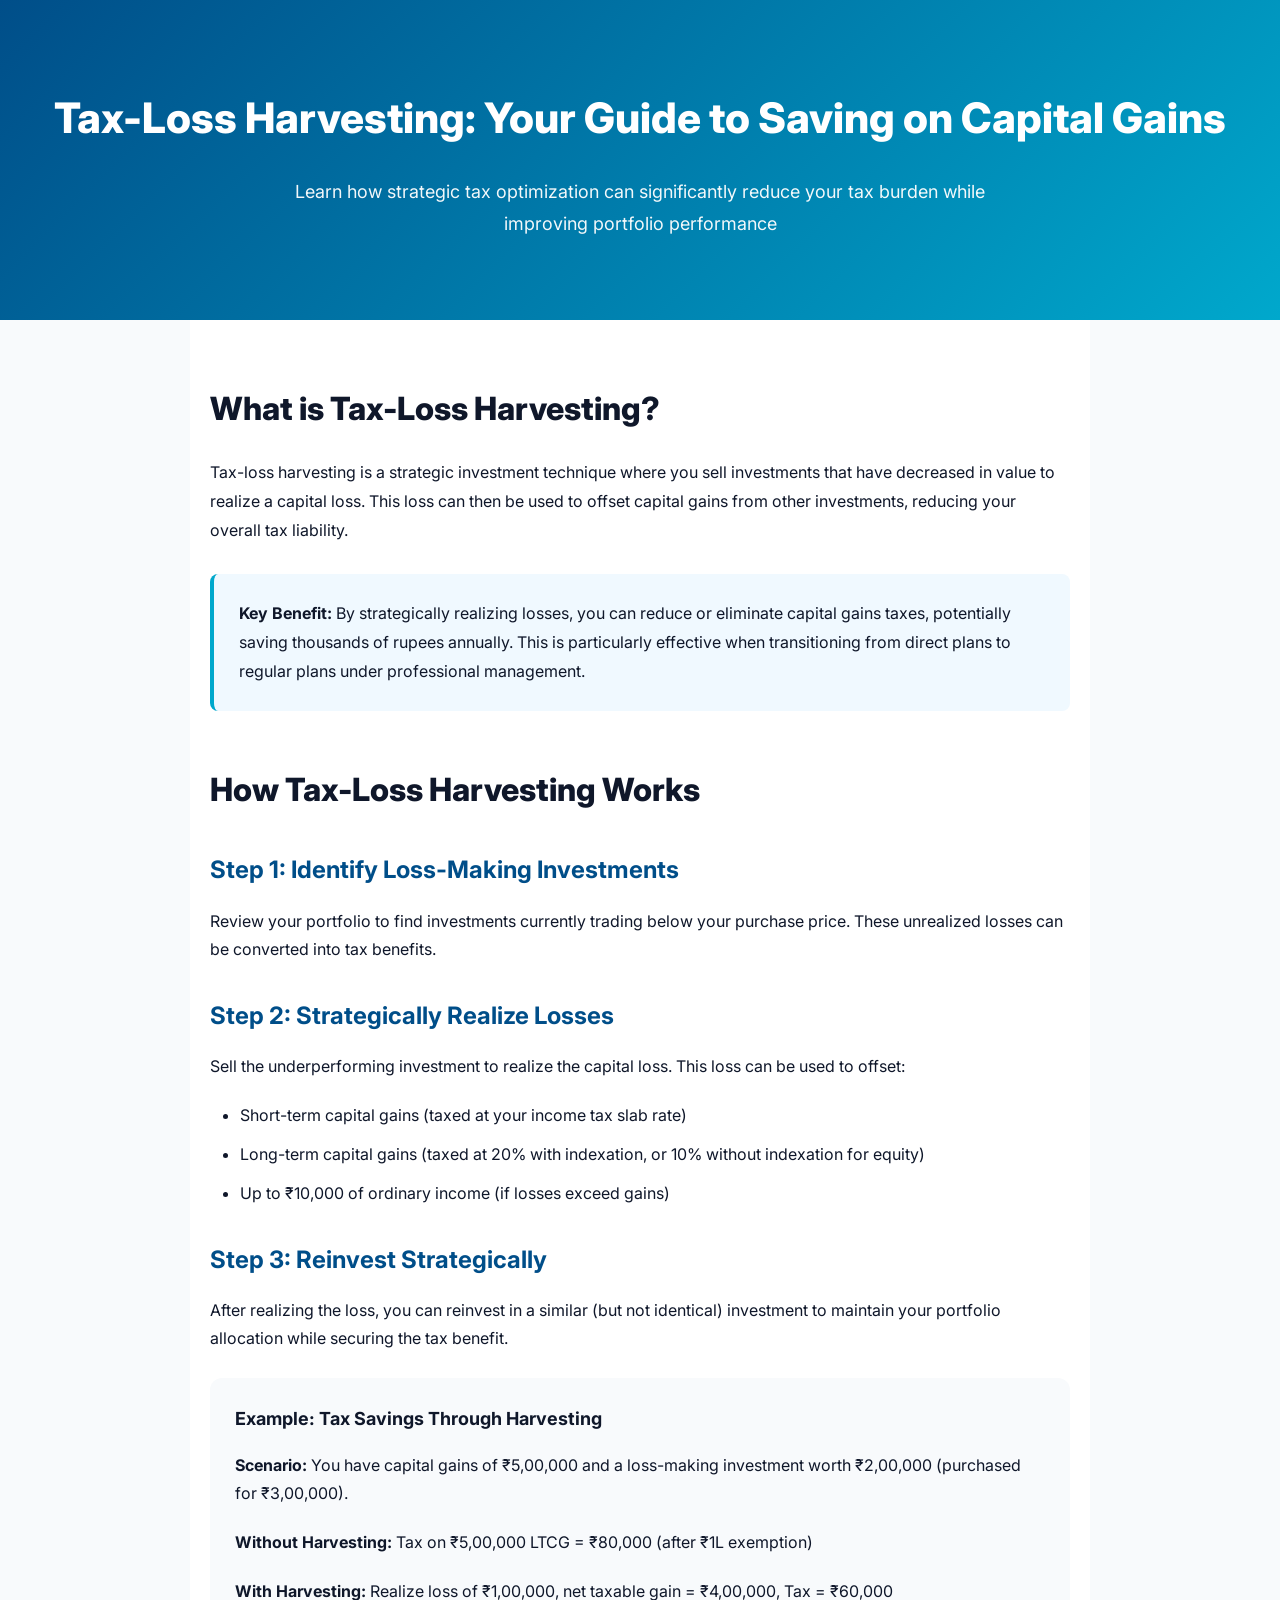
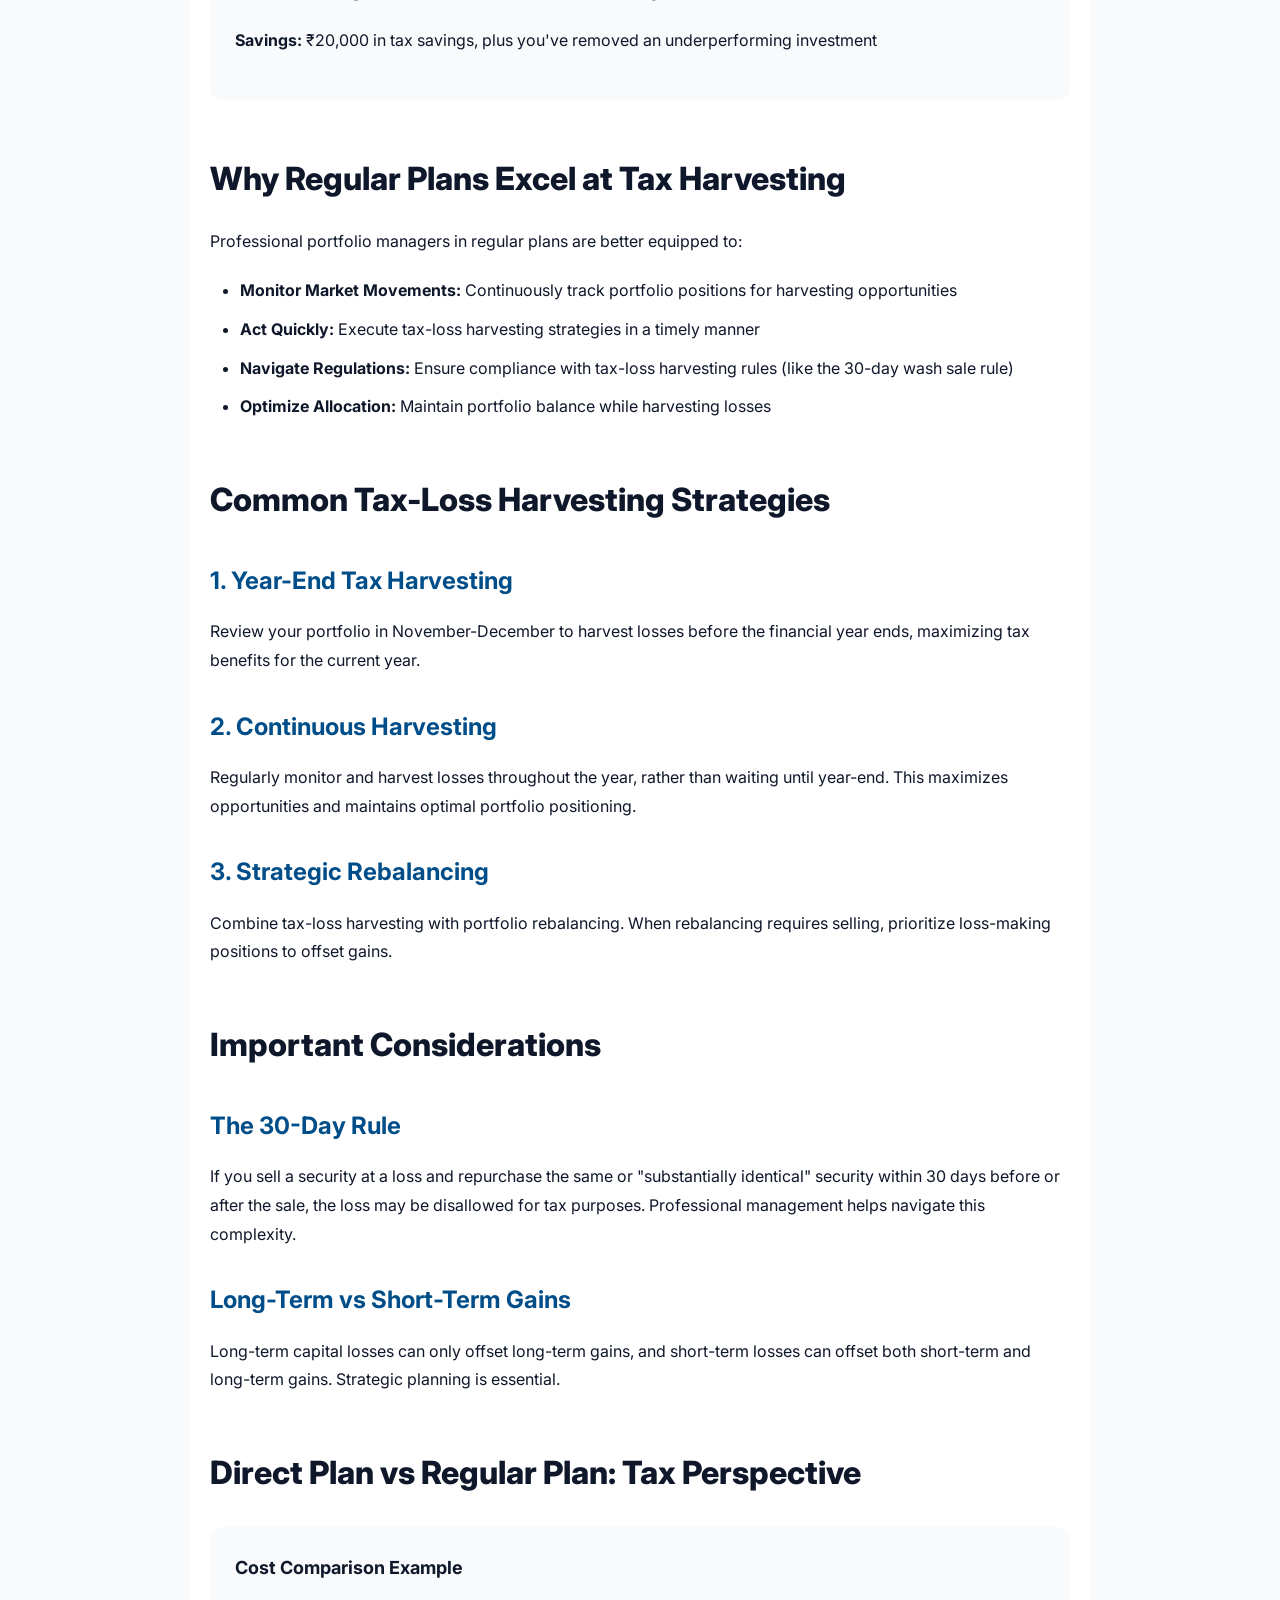
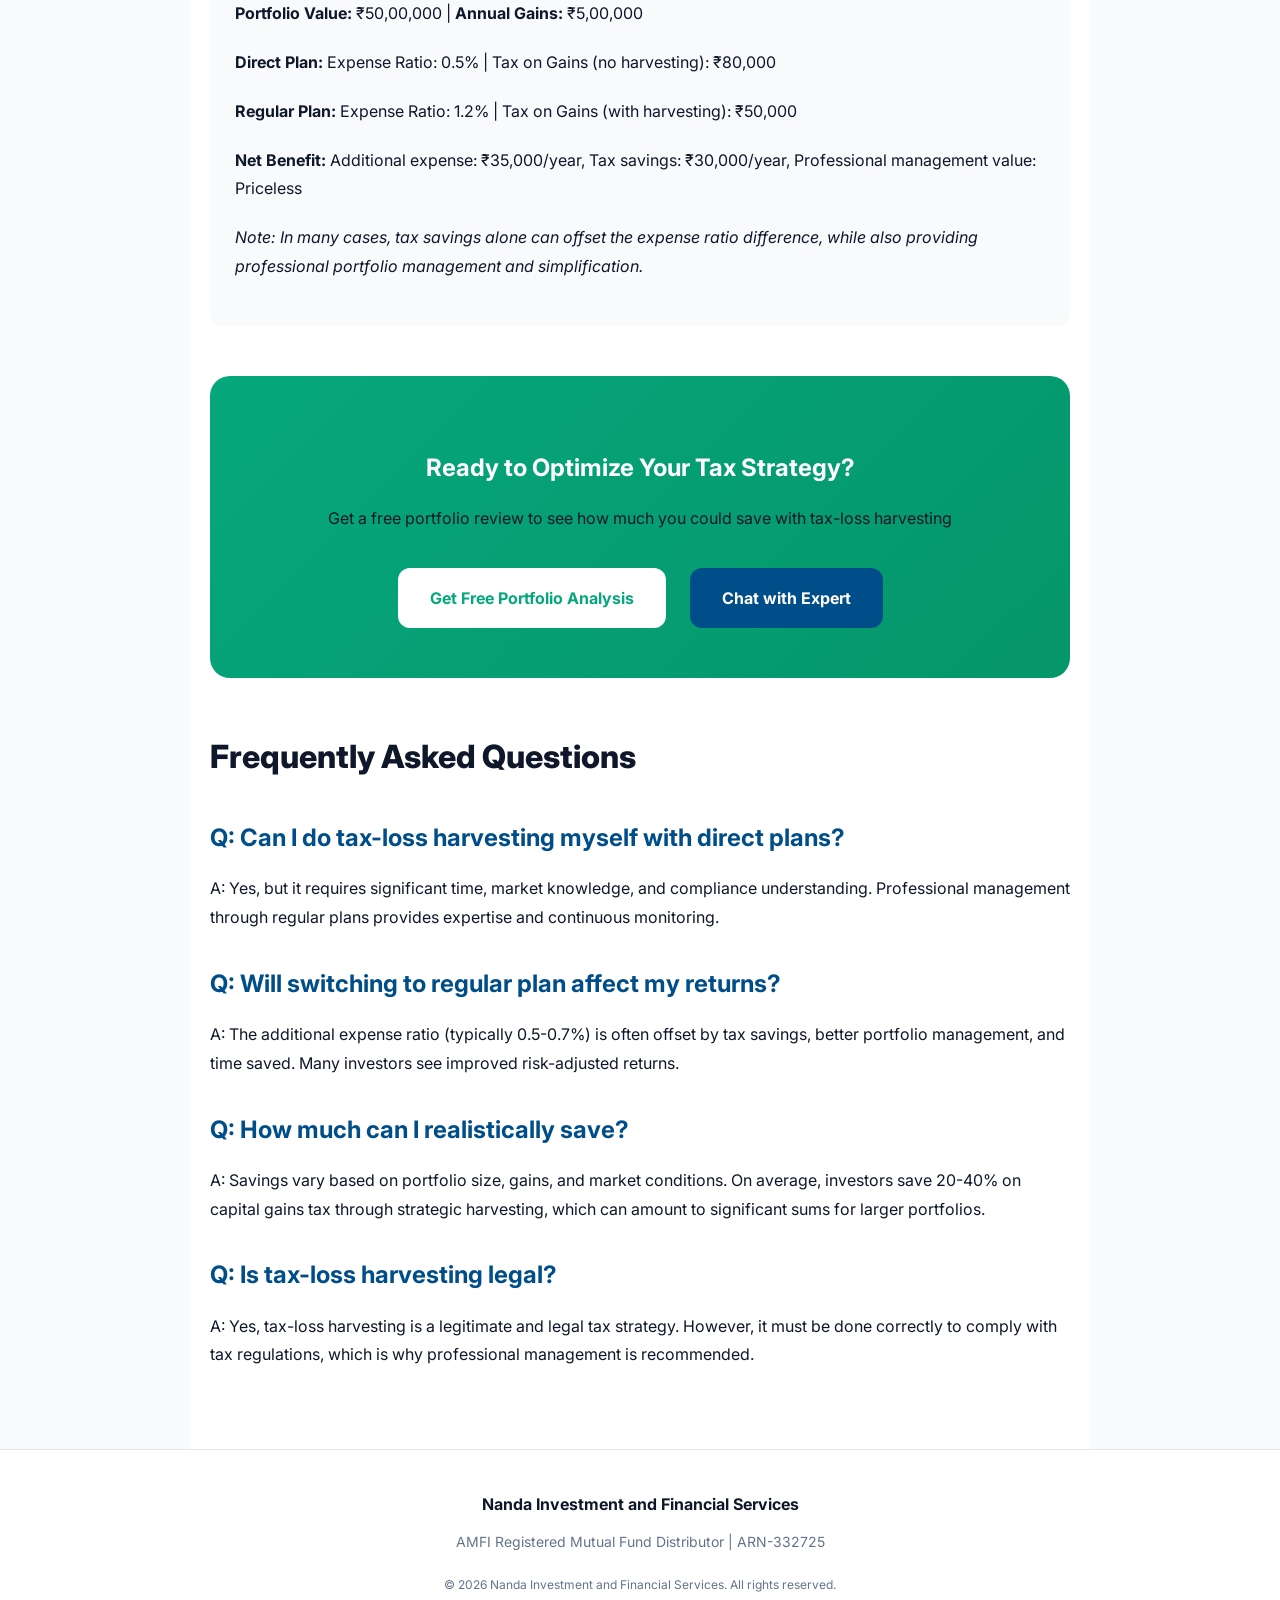
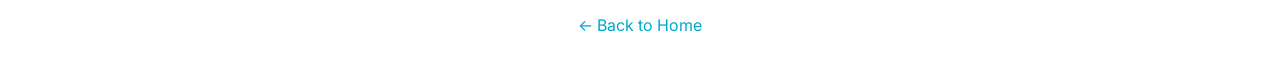
<file: tax-harvesting.html>
<!DOCTYPE html>
<html lang="en">
<head>
    <meta charset="UTF-8">
    <meta name="viewport" content="width=device-width, initial-scale=1.0">
    <title>Tax-Loss Harvesting Guide | Nanda Investment and Financial Services</title>
    <meta name="description" content="Learn how tax-loss harvesting can save you money on capital gains. Understand the benefits of transitioning from direct to regular plans for tax optimization.">
    <link rel="preconnect" href="https://fonts.googleapis.com">
    <link rel="preconnect" href="https://fonts.gstatic.com" crossorigin>
    <link href="https://fonts.googleapis.com/css2?family=Inter:wght@300;400;600;800&display=swap" rel="stylesheet">
    <style>
        :root {
            --primary: #00a8cc;
            --secondary: #ff6b35;
            --accent: #004e89;
            --success: #06a77d;
            --text-dark: #0f172a;
            --text-light: #64748b;
            --bg-light: #f8fafc;
            --white: #ffffff;
        }

        * { margin: 0; padding: 0; box-sizing: border-box; }
        body { 
            font-family: 'Inter', -apple-system, BlinkMacSystemFont, 'Segoe UI', 'Roboto', sans-serif; 
            line-height: 1.8; 
            color: var(--text-dark); 
            background-color: var(--bg-light);
        }

        .page-header {
            background: linear-gradient(135deg, var(--accent) 0%, var(--primary) 100%);
            color: white;
            padding: 80px 20px;
            text-align: center;
        }
        .page-header h1 { font-size: 42px; font-weight: 800; margin-bottom: 20px; }
        .page-header p { font-size: 18px; opacity: 0.95; max-width: 700px; margin: 0 auto; }

        .content-section {
            max-width: 900px;
            margin: 0 auto;
            padding: 60px 20px;
            background: white;
        }
        .content-section h2 {
            font-size: 32px;
            font-weight: 800;
            color: var(--text-dark);
            margin: 50px 0 20px;
        }
        .content-section h2:first-child { margin-top: 0; }
        .content-section h3 {
            font-size: 24px;
            font-weight: 700;
            color: var(--accent);
            margin: 30px 0 15px;
        }
        .content-section p {
            margin-bottom: 20px;
            color: var(--text-dark);
        }
        .content-section ul, .content-section ol {
            margin: 20px 0 20px 30px;
        }
        .content-section li {
            margin-bottom: 10px;
            color: var(--text-dark);
        }

        .highlight-box {
            background: #f0f9ff;
            border-left: 4px solid var(--primary);
            padding: 25px;
            margin: 30px 0;
            border-radius: 8px;
        }
        .example-box {
            background: var(--bg-light);
            padding: 25px;
            border-radius: 12px;
            margin: 25px 0;
        }
        .example-box h4 {
            font-size: 18px;
            font-weight: 700;
            margin-bottom: 15px;
            color: var(--text-dark);
        }

        .cta-box {
            background: linear-gradient(135deg, var(--success) 0%, #059669 100%);
            color: white;
            padding: 40px;
            border-radius: 20px;
            text-align: center;
            margin: 50px 0;
        }
        .cta-box h3 {
            color: white;
            margin-bottom: 15px;
        }
        .btn {
            padding: 16px 32px;
            border-radius: 12px;
            font-size: 16px;
            font-weight: 700;
            cursor: pointer;
            transition: 0.3s;
            text-decoration: none;
            display: inline-block;
            border: none;
            margin: 10px;
            background: white;
            color: var(--success);
        }
        .btn:hover {
            transform: translateY(-3px);
            box-shadow: 0 10px 20px rgba(0,0,0,0.2);
        }

        footer {
            padding: 40px 20px;
            text-align: center;
            background: white;
            border-top: 1px solid #e2e8f0;
        }
    </style>
</head>
<body>
    <div class="page-header">
        <h1>Tax-Loss Harvesting: Your Guide to Saving on Capital Gains</h1>
        <p>Learn how strategic tax optimization can significantly reduce your tax burden while improving portfolio performance</p>
    </div>

    <div class="content-section">
        <h2>What is Tax-Loss Harvesting?</h2>
        <p>Tax-loss harvesting is a strategic investment technique where you sell investments that have decreased in value to realize a capital loss. This loss can then be used to offset capital gains from other investments, reducing your overall tax liability.</p>

        <div class="highlight-box">
            <strong>Key Benefit:</strong> By strategically realizing losses, you can reduce or eliminate capital gains taxes, potentially saving thousands of rupees annually. This is particularly effective when transitioning from direct plans to regular plans under professional management.
        </div>

        <h2>How Tax-Loss Harvesting Works</h2>
        <h3>Step 1: Identify Loss-Making Investments</h3>
        <p>Review your portfolio to find investments currently trading below your purchase price. These unrealized losses can be converted into tax benefits.</p>

        <h3>Step 2: Strategically Realize Losses</h3>
        <p>Sell the underperforming investment to realize the capital loss. This loss can be used to offset:</p>
        <ul>
            <li>Short-term capital gains (taxed at your income tax slab rate)</li>
            <li>Long-term capital gains (taxed at 20% with indexation, or 10% without indexation for equity)</li>
            <li>Up to ₹10,000 of ordinary income (if losses exceed gains)</li>
        </ul>

        <h3>Step 3: Reinvest Strategically</h3>
        <p>After realizing the loss, you can reinvest in a similar (but not identical) investment to maintain your portfolio allocation while securing the tax benefit.</p>

        <div class="example-box">
            <h4>Example: Tax Savings Through Harvesting</h4>
            <p><strong>Scenario:</strong> You have capital gains of ₹5,00,000 and a loss-making investment worth ₹2,00,000 (purchased for ₹3,00,000).</p>
            <p><strong>Without Harvesting:</strong> Tax on ₹5,00,000 LTCG = ₹80,000 (after ₹1L exemption)</p>
            <p><strong>With Harvesting:</strong> Realize loss of ₹1,00,000, net taxable gain = ₹4,00,000, Tax = ₹60,000</p>
            <p><strong>Savings:</strong> ₹20,000 in tax savings, plus you've removed an underperforming investment</p>
        </div>

        <h2>Why Regular Plans Excel at Tax Harvesting</h2>
        <p>Professional portfolio managers in regular plans are better equipped to:</p>
        <ul>
            <li><strong>Monitor Market Movements:</strong> Continuously track portfolio positions for harvesting opportunities</li>
            <li><strong>Act Quickly:</strong> Execute tax-loss harvesting strategies in a timely manner</li>
            <li><strong>Navigate Regulations:</strong> Ensure compliance with tax-loss harvesting rules (like the 30-day wash sale rule)</li>
            <li><strong>Optimize Allocation:</strong> Maintain portfolio balance while harvesting losses</li>
        </ul>

        <h2>Common Tax-Loss Harvesting Strategies</h2>
        <h3>1. Year-End Tax Harvesting</h3>
        <p>Review your portfolio in November-December to harvest losses before the financial year ends, maximizing tax benefits for the current year.</p>

        <h3>2. Continuous Harvesting</h3>
        <p>Regularly monitor and harvest losses throughout the year, rather than waiting until year-end. This maximizes opportunities and maintains optimal portfolio positioning.</p>

        <h3>3. Strategic Rebalancing</h3>
        <p>Combine tax-loss harvesting with portfolio rebalancing. When rebalancing requires selling, prioritize loss-making positions to offset gains.</p>

        <h2>Important Considerations</h2>
        <h3>The 30-Day Rule</h3>
        <p>If you sell a security at a loss and repurchase the same or "substantially identical" security within 30 days before or after the sale, the loss may be disallowed for tax purposes. Professional management helps navigate this complexity.</p>

        <h3>Long-Term vs Short-Term Gains</h3>
        <p>Long-term capital losses can only offset long-term gains, and short-term losses can offset both short-term and long-term gains. Strategic planning is essential.</p>

        <h2>Direct Plan vs Regular Plan: Tax Perspective</h2>
        <div class="example-box">
            <h4>Cost Comparison Example</h4>
            <p><strong>Portfolio Value:</strong> ₹50,00,000 | <strong>Annual Gains:</strong> ₹5,00,000</p>
            <p><strong>Direct Plan:</strong> Expense Ratio: 0.5% | Tax on Gains (no harvesting): ₹80,000</p>
            <p><strong>Regular Plan:</strong> Expense Ratio: 1.2% | Tax on Gains (with harvesting): ₹50,000</p>
            <p><strong>Net Benefit:</strong> Additional expense: ₹35,000/year, Tax savings: ₹30,000/year, Professional management value: Priceless</p>
            <p><em>Note: In many cases, tax savings alone can offset the expense ratio difference, while also providing professional portfolio management and simplification.</em></p>
        </div>

        <div class="cta-box">
            <h3>Ready to Optimize Your Tax Strategy?</h3>
            <p style="margin-bottom: 25px;">Get a free portfolio review to see how much you could save with tax-loss harvesting</p>
            <a href="index.html#quiz" class="btn">Get Free Portfolio Analysis</a>
            <a href="https://wa.me/919491227272?text=Hi!%20I'd%20like%20to%20learn%20more%20about%20tax-loss%20harvesting." class="btn" style="background: var(--accent); color: white;">Chat with Expert</a>
        </div>

        <h2>Frequently Asked Questions</h2>
        <h3>Q: Can I do tax-loss harvesting myself with direct plans?</h3>
        <p>A: Yes, but it requires significant time, market knowledge, and compliance understanding. Professional management through regular plans provides expertise and continuous monitoring.</p>

        <h3>Q: Will switching to regular plan affect my returns?</h3>
        <p>A: The additional expense ratio (typically 0.5-0.7%) is often offset by tax savings, better portfolio management, and time saved. Many investors see improved risk-adjusted returns.</p>

        <h3>Q: How much can I realistically save?</h3>
        <p>A: Savings vary based on portfolio size, gains, and market conditions. On average, investors save 20-40% on capital gains tax through strategic harvesting, which can amount to significant sums for larger portfolios.</p>

        <h3>Q: Is tax-loss harvesting legal?</h3>
        <p>A: Yes, tax-loss harvesting is a legitimate and legal tax strategy. However, it must be done correctly to comply with tax regulations, which is why professional management is recommended.</p>
    </div>

    <footer>
        <p style="font-weight: 700; margin-bottom: 10px;">Nanda Investment and Financial Services</p>
        <p style="font-size: 14px; color: var(--text-light);">AMFI Registered Mutual Fund Distributor | ARN-332725</p>
        <p style="font-size: 12px; color: var(--text-light); margin-top: 20px;">© 2026 Nanda Investment and Financial Services. All rights reserved.</p>
        <p style="margin-top: 15px;"><a href="index.html" style="color: var(--primary); text-decoration: none;">← Back to Home</a></p>
    </footer>
</body>
</html>
</file>
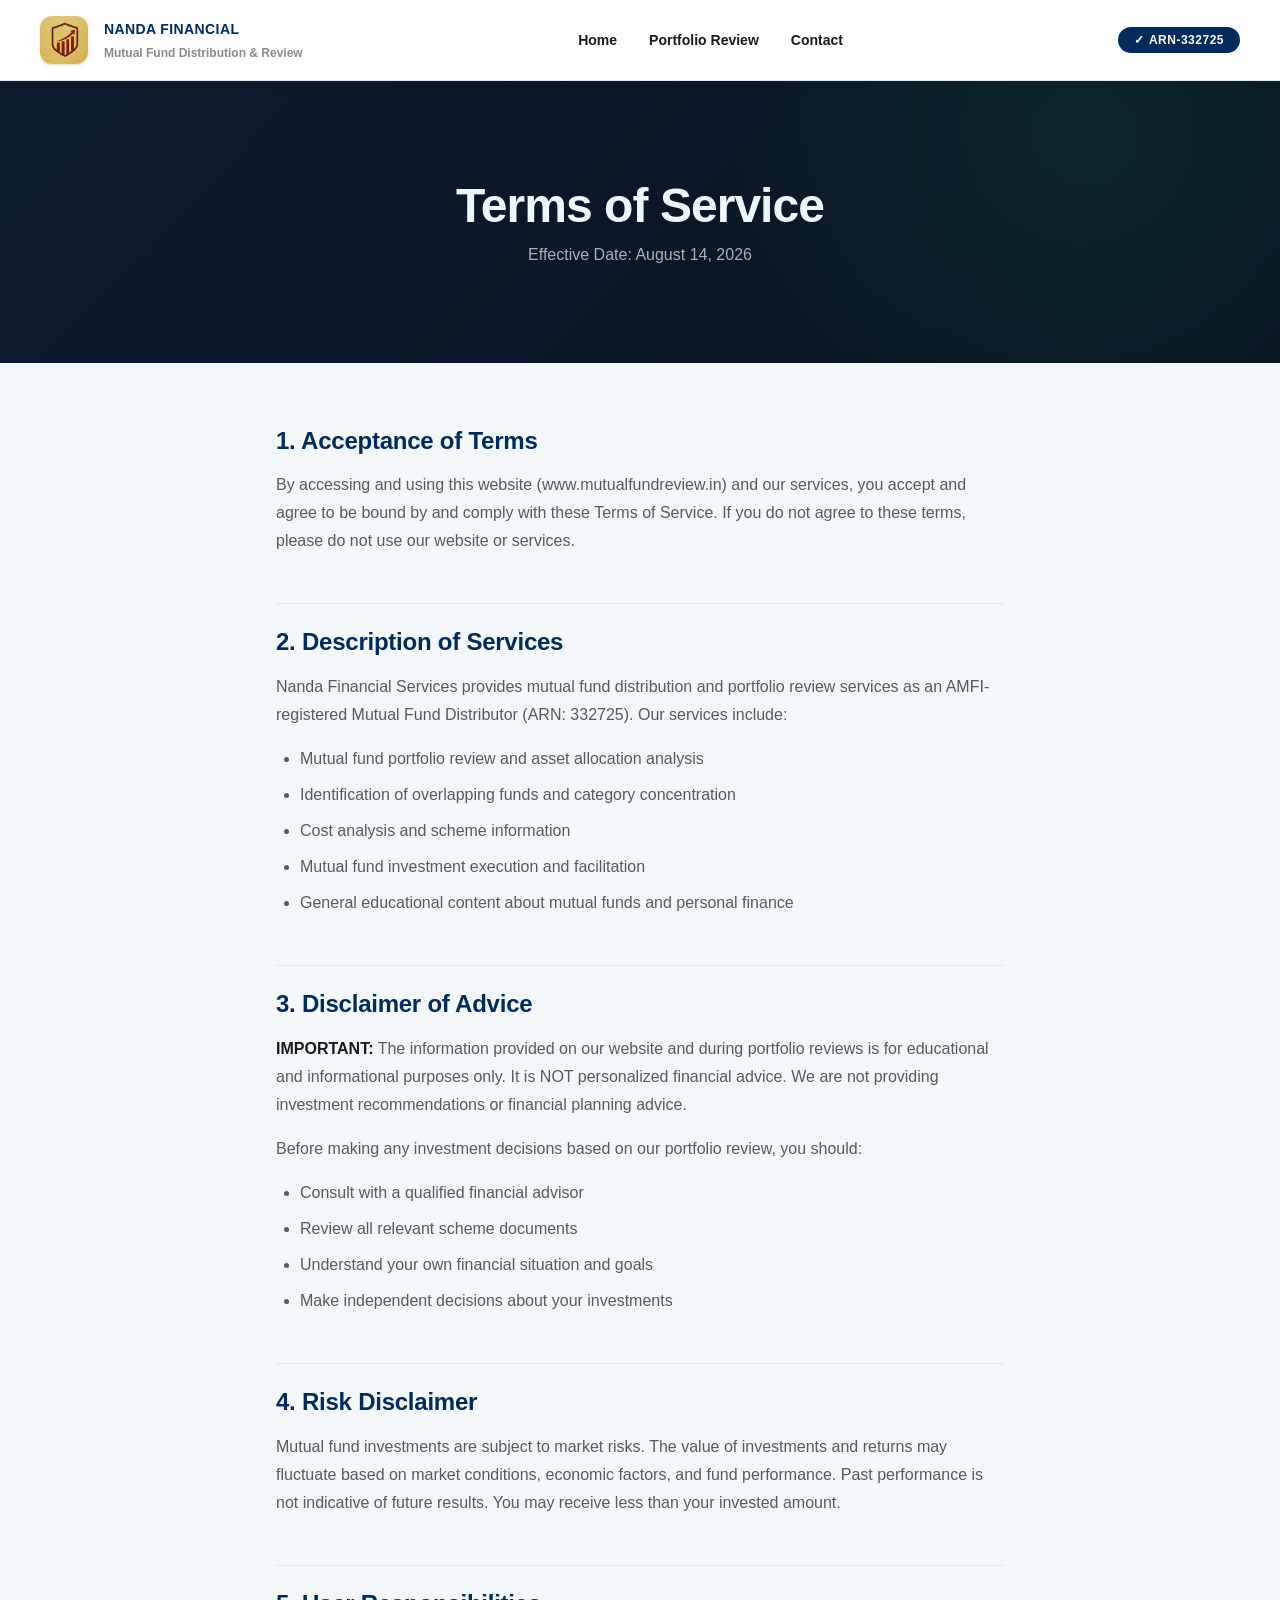
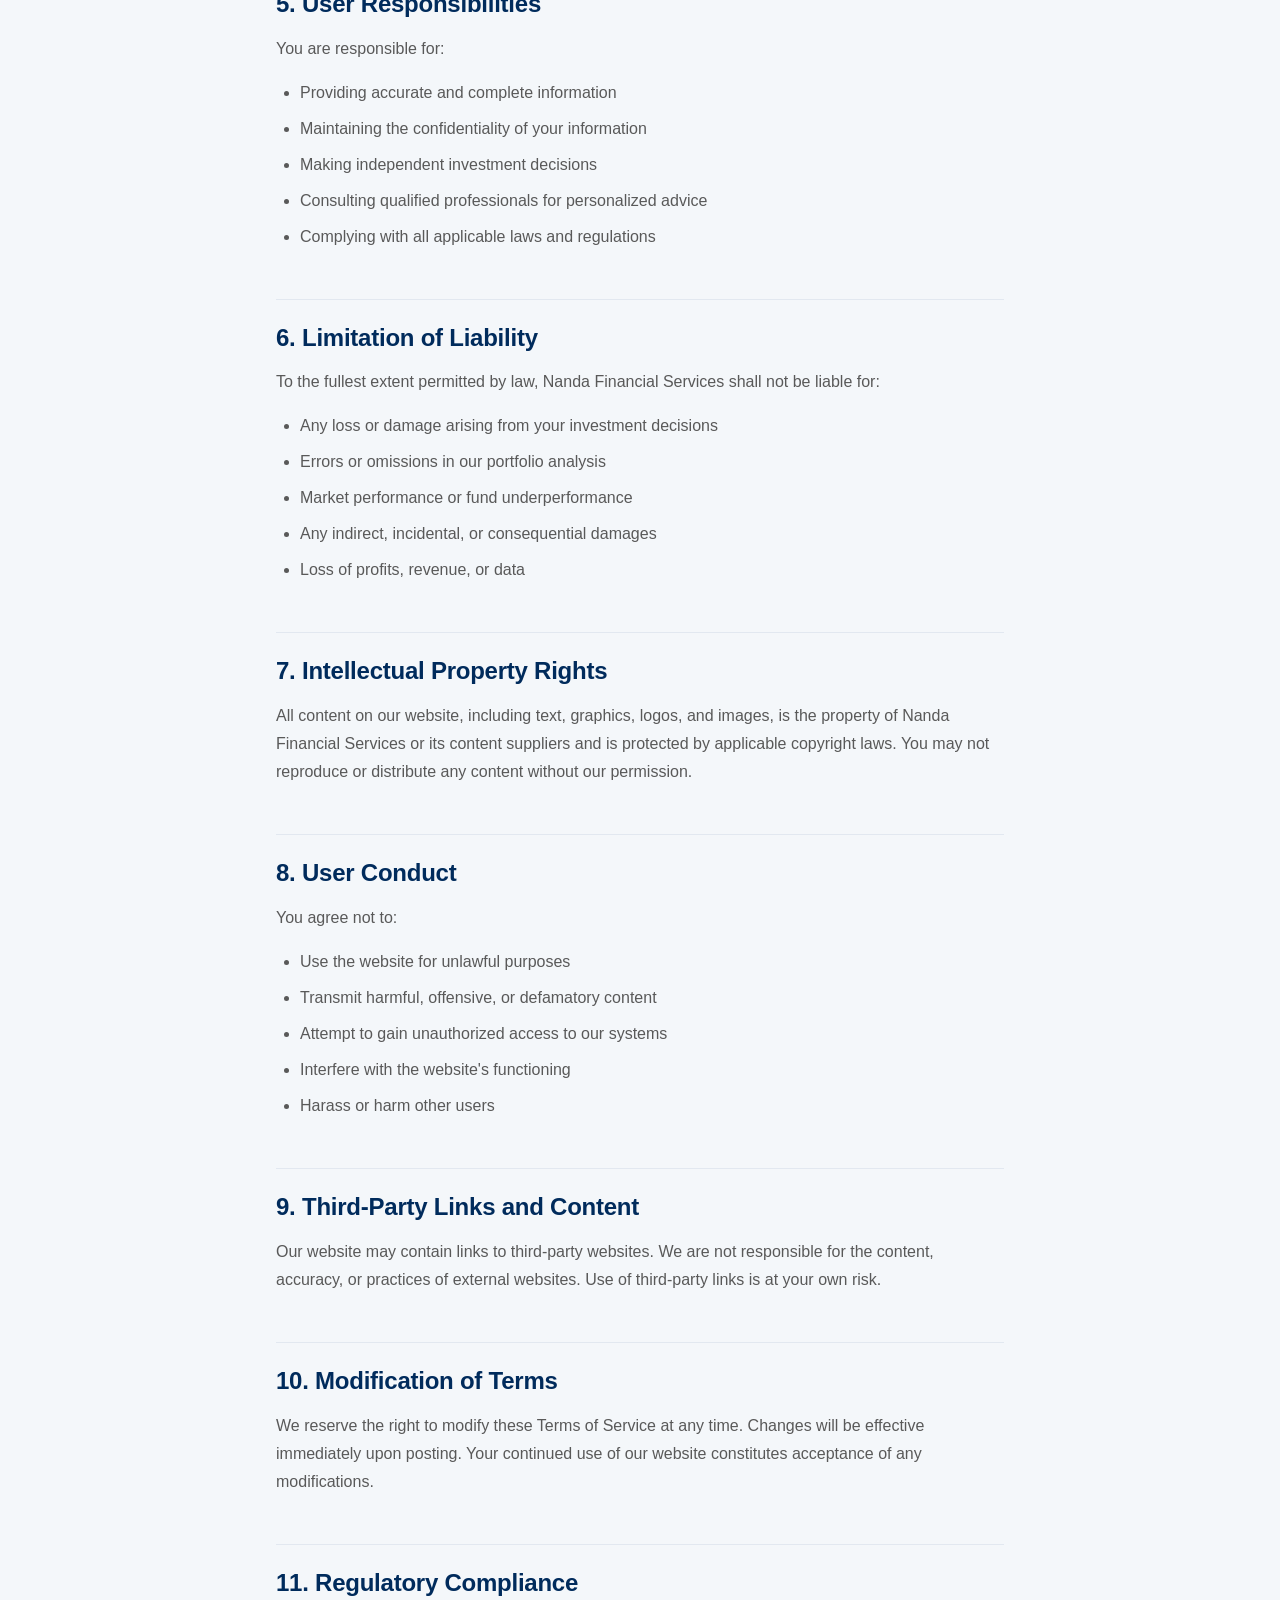
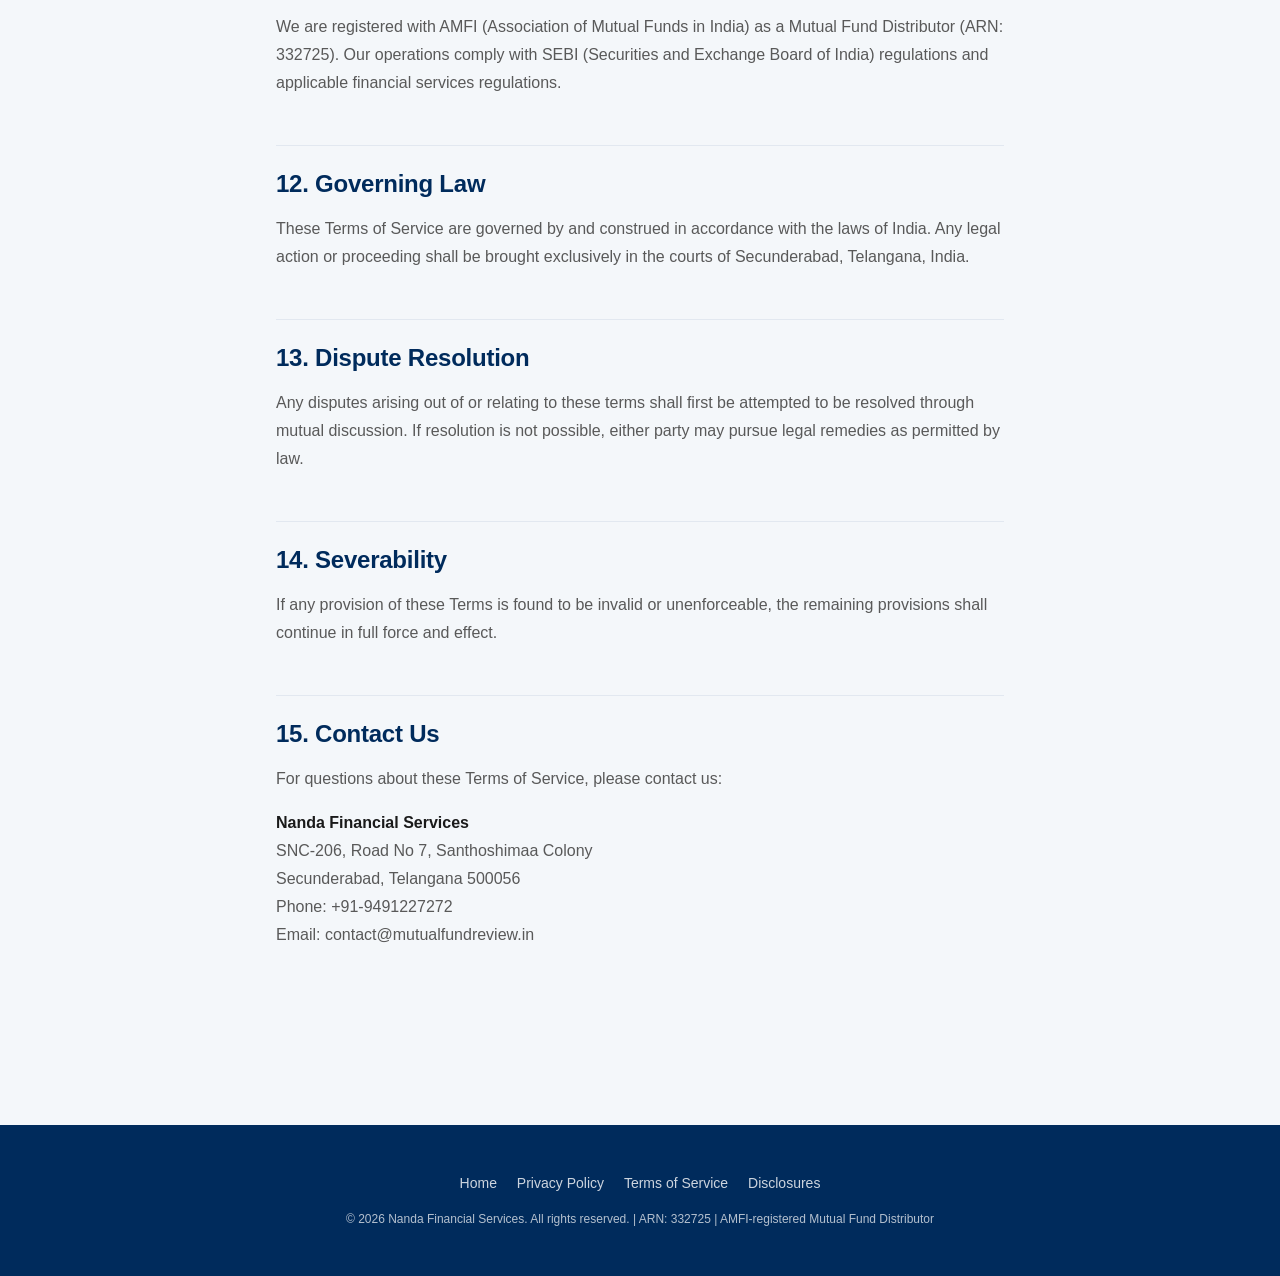
<file: terms.html>
<!DOCTYPE html>
<html lang="en">
<head>
    <meta charset="UTF-8">
    <meta name="viewport" content="width=device-width, initial-scale=1.0">
    <title>Terms of Service | Nanda Financial Services</title>
    <meta name="description" content="Terms of Service for Nanda Financial Services. Please read these terms carefully before using our website and services.">
    <link rel="canonical" href="https://www.mutualfundreview.in/terms.html">
    <link rel="stylesheet" href="css/design-system.css">
    <link rel="stylesheet" href="css/components.css">
    <link rel="stylesheet" href="css/layout.css">
    <link rel="stylesheet" href="css/navigation.css">
    <link rel="stylesheet" href="css/dark-mode.css">
    <link rel="stylesheet" href="css/legal.css?v=20260829e">
</head>
<body>
    <header class="legal-header">
        <div class="header-container">
            <a href="index.html" class="logo-section">
                <img src="logo.jpg" alt="Nanda Financial Services Logo" style="width: 48px; height: 48px;">
                <div class="logo-text">
                    <span class="logo-brand">Nanda Financial</span>
                    <p class="logo-tagline">Mutual Fund Distribution &amp; Review</p>
                </div>
            </a>
            <nav class="header-nav">
                <a href="index.html">Home</a>
                <a href="index.html#portfolio-review">Portfolio Review</a>
                <a href="index.html#contact">Contact</a>
            </nav>
            <div class="header-cta">
                <span class="arn-badge">ARN-332725</span>
            </div>
        </div>
    </header>

    <section class="legal-hero">
        <h1>Terms of Service</h1>
        <p>Effective Date: August 14, 2026</p>
    </section>

    <div class="legal-content">
        <h2>1. Acceptance of Terms</h2>
        <p>By accessing and using this website (www.mutualfundreview.in) and our services, you accept and agree to be bound by and comply with these Terms of Service. If you do not agree to these terms, please do not use our website or services.</p>

        <h2>2. Description of Services</h2>
        <p>Nanda Financial Services provides mutual fund distribution and portfolio review services as an AMFI-registered Mutual Fund Distributor (ARN: 332725). Our services include:</p>
        <ul>
            <li>Mutual fund portfolio review and asset allocation analysis</li>
            <li>Identification of overlapping funds and category concentration</li>
            <li>Cost analysis and scheme information</li>
            <li>Mutual fund investment execution and facilitation</li>
            <li>General educational content about mutual funds and personal finance</li>
        </ul>

        <h2>3. Disclaimer of Advice</h2>
        <p><strong>IMPORTANT:</strong> The information provided on our website and during portfolio reviews is for educational and informational purposes only. It is NOT personalized financial advice. We are not providing investment recommendations or financial planning advice.</p>
        <p>Before making any investment decisions based on our portfolio review, you should:</p>
        <ul>
            <li>Consult with a qualified financial advisor</li>
            <li>Review all relevant scheme documents</li>
            <li>Understand your own financial situation and goals</li>
            <li>Make independent decisions about your investments</li>
        </ul>

        <h2>4. Risk Disclaimer</h2>
        <p>Mutual fund investments are subject to market risks. The value of investments and returns may fluctuate based on market conditions, economic factors, and fund performance. Past performance is not indicative of future results. You may receive less than your invested amount.</p>

        <h2>5. User Responsibilities</h2>
        <p>You are responsible for:</p>
        <ul>
            <li>Providing accurate and complete information</li>
            <li>Maintaining the confidentiality of your information</li>
            <li>Making independent investment decisions</li>
            <li>Consulting qualified professionals for personalized advice</li>
            <li>Complying with all applicable laws and regulations</li>
        </ul>

        <h2>6. Limitation of Liability</h2>
        <p>To the fullest extent permitted by law, Nanda Financial Services shall not be liable for:</p>
        <ul>
            <li>Any loss or damage arising from your investment decisions</li>
            <li>Errors or omissions in our portfolio analysis</li>
            <li>Market performance or fund underperformance</li>
            <li>Any indirect, incidental, or consequential damages</li>
            <li>Loss of profits, revenue, or data</li>
        </ul>

        <h2>7. Intellectual Property Rights</h2>
        <p>All content on our website, including text, graphics, logos, and images, is the property of Nanda Financial Services or its content suppliers and is protected by applicable copyright laws. You may not reproduce or distribute any content without our permission.</p>

        <h2>8. User Conduct</h2>
        <p>You agree not to:</p>
        <ul>
            <li>Use the website for unlawful purposes</li>
            <li>Transmit harmful, offensive, or defamatory content</li>
            <li>Attempt to gain unauthorized access to our systems</li>
            <li>Interfere with the website's functioning</li>
            <li>Harass or harm other users</li>
        </ul>

        <h2>9. Third-Party Links and Content</h2>
        <p>Our website may contain links to third-party websites. We are not responsible for the content, accuracy, or practices of external websites. Use of third-party links is at your own risk.</p>

        <h2>10. Modification of Terms</h2>
        <p>We reserve the right to modify these Terms of Service at any time. Changes will be effective immediately upon posting. Your continued use of our website constitutes acceptance of any modifications.</p>

        <h2>11. Regulatory Compliance</h2>
        <p>We are registered with AMFI (Association of Mutual Funds in India) as a Mutual Fund Distributor (ARN: 332725). Our operations comply with SEBI (Securities and Exchange Board of India) regulations and applicable financial services regulations.</p>

        <h2>12. Governing Law</h2>
        <p>These Terms of Service are governed by and construed in accordance with the laws of India. Any legal action or proceeding shall be brought exclusively in the courts of Secunderabad, Telangana, India.</p>

        <h2>13. Dispute Resolution</h2>
        <p>Any disputes arising out of or relating to these terms shall first be attempted to be resolved through mutual discussion. If resolution is not possible, either party may pursue legal remedies as permitted by law.</p>

        <h2>14. Severability</h2>
        <p>If any provision of these Terms is found to be invalid or unenforceable, the remaining provisions shall continue in full force and effect.</p>

        <h2>15. Contact Us</h2>
        <p>For questions about these Terms of Service, please contact us:</p>
        <p>
            <strong>Nanda Financial Services</strong><br>
            SNC-206, Road No 7, Santhoshimaa Colony<br>
            Secunderabad, Telangana 500056<br>
            Phone: +91-9491227272<br>
            Email: contact@mutualfundreview.in
        </p>
    </div>

    <footer class="legal-footer">
        <p class="lf-links">
            <a href="index.html">Home</a>
            <a href="privacy-policy.html">Privacy Policy</a>
            <a href="terms.html">Terms of Service</a>
            <a href="disclosure.html">Disclosures</a>
        </p>
        <p class="lf-note">&copy; 2026 Nanda Financial Services. All rights reserved. | ARN: 332725 | AMFI-registered Mutual Fund Distributor</p>
    </footer>
</body>
</html>
</file>
<file: css/design-system.css>
/* ========================================
   DESIGN SYSTEM - Foundation
   ======================================== */

:root {
  /* Color Palette - Financial Services Professional */
  --primary: #0056D2;           /* Professional Royal Blue - Trust */
  --primary-dark: #003fa3;      /* Darker shade for hover */
  --primary-light: #e6f0ff;     /* Light background */
  
  --secondary: #FF9900;         /* Wealth Gold - Accent */
  --secondary-dark: #cc7a00;    /* Darker shade */
  --secondary-light: #fff5e6;   /* Light background */
  
  --accent: #002B5C;            /* Deep Navy - Authority */
  --accent-light: #f0f4f8;      /* Light variant */
  
  --success: #00C853;           /* Growth Green */
  --success-dark: #008c35;      /* Darker green */
  --success-light: #e8f5e9;     /* Light background */

  --green: #157A4D;             /* Restrained Financial Green - primary CTAs */
  --green-dark: #0F5C3A;        /* CTA hover */
  --green-light: #E7F4EC;       /* CTA tint background */
  
  --warning: #FFA500;           /* Warning Orange */
  --warning-light: #fff3e0;     /* Light background */
  
  --error: #d32f2f;             /* Error Red */
  --error-light: #ffebee;       /* Light background */
  
  --text-dark: #1A1A1A;         /* Primary text */
  --text-medium: #595959;       /* Secondary text */
  --text-light: #8a8a8a;        /* Tertiary text */
  --text-muted: #b0b0b0;        /* Muted text */
  
  --bg-white: #ffffff;          /* White background */
  --bg-light: #f4f7fa;          /* Light gray background */
  --bg-lighter: #fafbfc;        /* Lighter gray */
  --bg-dark: #0A192F;           /* Dark background */
  
  --border-light: #e2e8f0;      /* Light borders */
  --border-medium: #cbd5e1;     /* Medium borders */
  --border-dark: #64748b;       /* Dark borders */
  
  --glass: rgba(255, 255, 255, 0.95); /* Glassmorphism */
  --glass-dark: rgba(10, 25, 47, 0.95);
  
  /* Spacing Scale (8px base) */
  --space-xs: 0.25rem;          /* 4px */
  --space-sm: 0.5rem;           /* 8px */
  --space-md: 1rem;             /* 16px */
  --space-lg: 1.5rem;           /* 24px */
  --space-xl: 2rem;             /* 32px */
  --space-2xl: 3rem;            /* 48px */
  --space-3xl: 4rem;            /* 64px */
  --space-4xl: 6rem;            /* 96px */
  
  /* Typography Scale */
  --text-xs: 0.75rem;           /* 12px */
  --text-sm: 0.875rem;          /* 14px */
  --text-base: 1rem;            /* 16px */
  --text-lg: 1.125rem;          /* 18px */
  --text-xl: 1.25rem;           /* 20px */
  --text-2xl: 1.5rem;           /* 24px */
  --text-3xl: 1.875rem;         /* 30px */
  --text-4xl: 2.25rem;          /* 36px */
  --text-5xl: 3rem;             /* 48px */
  --text-6xl: 3.75rem;          /* 60px */
  
  /* Line Height */
  --line-tight: 1.2;
  --line-normal: 1.5;
  --line-relaxed: 1.75;
  --line-loose: 2;
  
  /* Font Weight */
  --fw-light: 300;
  --fw-normal: 400;
  --fw-medium: 500;
  --fw-semibold: 600;
  --fw-bold: 700;
  --fw-extrabold: 800;
  
  /* Border Radius */
  --radius-none: 0;
  --radius-sm: 0.375rem;        /* 6px */
  --radius-md: 0.75rem;         /* 12px */
  --radius-lg: 1.5rem;          /* 24px */
  --radius-xl: 2rem;            /* 32px */
  --radius-full: 9999px;        /* Full round */
  
  /* Shadows */
  --shadow-xs: 0 1px 2px 0 rgba(0, 0, 0, 0.05);
  --shadow-sm: 0 1px 3px 0 rgba(0, 0, 0, 0.1), 0 1px 2px 0 rgba(0, 0, 0, 0.06);
  --shadow-md: 0 4px 6px -1px rgba(0, 0, 0, 0.1), 0 2px 4px -1px rgba(0, 0, 0, 0.06);
  --shadow-lg: 0 10px 15px -3px rgba(0, 0, 0, 0.1), 0 4px 6px -2px rgba(0, 0, 0, 0.05);
  --shadow-xl: 0 20px 25px -5px rgba(0, 0, 0, 0.1), 0 10px 10px -5px rgba(0, 0, 0, 0.04);
  --shadow-2xl: 0 25px 50px -12px rgba(0, 0, 0, 0.15);
  
  /* Transitions */
  --transition-fast: 150ms cubic-bezier(0.4, 0, 0.2, 1);
  --transition-base: 200ms cubic-bezier(0.4, 0, 0.2, 1);
  --transition-slow: 300ms cubic-bezier(0.4, 0, 0.2, 1);
  
  /* Z-index Scale */
  --z-hide: -1;
  --z-base: 0;
  --z-dropdown: 100;
  --z-sticky: 500;
  --z-fixed: 1000;
  --z-modal-bg: 1100;
  --z-modal: 1200;
  --z-tooltip: 1300;
  
  /* Breakpoints (Mobile First) */
  --breakpoint-sm: 640px;       /* Small devices */
  --breakpoint-md: 768px;       /* Tablets */
  --breakpoint-lg: 1024px;      /* Desktops */
  --breakpoint-xl: 1280px;      /* Large desktops */
  --breakpoint-2xl: 1536px;     /* Extra large desktops */
}

/* Dark Mode Variables */
@media (prefers-color-scheme: dark) {
  :root {
    --text-dark: #f0f0f0;
    --text-medium: #b0b0b0;
    --text-light: #808080;
    --bg-white: #1a1a1a;
    --bg-light: #2d2d2d;
    --bg-lighter: #3a3a3a;
    --border-light: #404040;
    --border-medium: #505050;
    --glass: rgba(26, 26, 26, 0.95);
    --accent: #dcecff;
    --primary: #3b82f6;
    --primary-dark: #1d4ed8;
    --secondary: #fbbf24;
    --green: #3ecf8e;
    --green-dark: #2ea36f;
    --green-light: #12301f;
  }
}

/* Reduced Motion Support */
@media (prefers-reduced-motion: reduce) {
  :root {
    --transition-fast: 0ms;
    --transition-base: 0ms;
    --transition-slow: 0ms;
  }
}

/* ========================================
   RESET & BASE STYLES
   ======================================== */

* {
  margin: 0;
  padding: 0;
  box-sizing: border-box;
}

html {
  scroll-behavior: smooth;
  -webkit-font-smoothing: antialiased;
  -moz-osx-font-smoothing: grayscale;
}

body {
  font-family: -apple-system, BlinkMacSystemFont, 'Segoe UI', 'Roboto', 'Oxygen',
    'Ubuntu', 'Cantarell', 'Fira Sans', 'Droid Sans', 'Helvetica Neue',
    'Inter', sans-serif;
  font-size: var(--text-base);
  line-height: var(--line-normal);
  color: var(--text-dark);
  background-color: var(--bg-light);
  overflow-x: hidden;
}

/* Typography */
h1, h2, h3, h4, h5, h6 {
  font-weight: var(--fw-bold);
  line-height: var(--line-tight);
  color: var(--text-dark);
  margin-bottom: var(--space-md);
}

h1 { font-size: var(--text-5xl); }
h2 { font-size: var(--text-4xl); }
h3 { font-size: var(--text-3xl); }
h4 { font-size: var(--text-2xl); }
h5 { font-size: var(--text-xl); }
h6 { font-size: var(--text-lg); }

p {
  margin-bottom: var(--space-md);
  color: var(--text-medium);
}

a {
  color: var(--primary);
  text-decoration: none;
  transition: color var(--transition-base);
}

a:hover {
  color: var(--primary-dark);
  text-decoration: underline;
}

strong, b {
  font-weight: var(--fw-bold);
}

em, i {
  font-style: italic;
}

code, pre {
  font-family: 'Monaco', 'Courier New', monospace;
  background-color: var(--bg-lighter);
  padding: var(--space-xs) var(--space-sm);
  border-radius: var(--radius-sm);
  font-size: var(--text-sm);
}

pre {
  padding: var(--space-md);
  overflow-x: auto;
}

ul, ol {
  margin-left: var(--space-lg);
  margin-bottom: var(--space-md);
}

li {
  margin-bottom: var(--space-sm);
}

img {
  max-width: 100%;
  height: auto;
  display: block;
}

button, input, textarea, select {
  font-family: inherit;
  font-size: inherit;
}

button {
  cursor: pointer;
}

input:focus,
textarea:focus,
select:focus,
button:focus {
  outline: 2px solid var(--primary);
  outline-offset: 2px;
}

/* Utility Classes */
.container {
  width: 100%;
  max-width: 1200px;
  margin-left: auto;
  margin-right: auto;
  padding-left: var(--space-md);
  padding-right: var(--space-md);
}

.container-sm {
  max-width: 640px;
}

.container-md {
  max-width: 896px;
}

.container-lg {
  max-width: 1200px;
}

.sr-only {
  position: absolute;
  width: 1px;
  height: 1px;
  padding: 0;
  margin: -1px;
  overflow: hidden;
  clip: rect(0, 0, 0, 0);
  white-space: nowrap;
  border-width: 0;
}

.visually-hidden {
  display: none !important;
}

/* Focus Visible (keyboard navigation) */
:focus-visible {
  outline: 2px solid var(--primary);
  outline-offset: 2px;
}

button:focus-visible,
a:focus-visible,
input:focus-visible {
  outline: 2px solid var(--primary);
  outline-offset: 2px;
}
</file>
<file: css/components.css>
/* ========================================
   COMPONENTS - Reusable UI Elements
   ======================================== */

/* ========== BUTTONS ========== */

.btn {
  display: inline-flex;
  align-items: center;
  justify-content: center;
  gap: var(--space-sm);
  padding: var(--space-md) var(--space-lg);
  font-size: var(--text-base);
  font-weight: var(--fw-semibold);
  border-radius: var(--radius-md);
  border: 2px solid transparent;
  cursor: pointer;
  transition: all var(--transition-base);
  text-decoration: none;
  white-space: nowrap;
  user-select: none;
}

.btn:disabled {
  opacity: 0.5;
  cursor: not-allowed;
}

/* Primary Button — restrained financial green (single dominant conversion color) */
.btn-primary {
  background-color: var(--green);
  color: var(--bg-white);
  box-shadow: var(--shadow-md);
}

.btn-primary:hover:not(:disabled) {
  background-color: var(--green-dark);
  transform: translateY(-2px);
  box-shadow: var(--shadow-lg);
}

.btn-primary:active:not(:disabled) {
  transform: translateY(0);
}

/* Secondary Button */
.btn-secondary {
  background-color: var(--bg-light);
  color: var(--primary);
  border-color: var(--primary);
}

.btn-secondary:hover:not(:disabled) {
  background-color: var(--primary-light);
}

/* WhatsApp Button */
.btn-whatsapp {
  background-color: #25D366;
  color: var(--bg-white);
  box-shadow: var(--shadow-md);
}

.btn-whatsapp:hover:not(:disabled) {
  background-color: #1da851;
  transform: translateY(-2px);
  box-shadow: var(--shadow-lg);
}

/* Ghost Button — navy outline, never WhatsApp green */
.btn-ghost {
  background-color: transparent;
  color: var(--accent);
  border-color: var(--accent);
  box-shadow: none;
}

.btn-ghost:hover:not(:disabled) {
  background-color: var(--accent-light);
  color: var(--accent);
  transform: none;
}

/* Text-link ghost — secondary actions (WhatsApp in hero/success) */
.btn-ghost-text {
  background: transparent;
  color: var(--accent);
  border: none;
  box-shadow: none;
  text-decoration: underline;
  text-underline-offset: 3px;
  font-weight: var(--fw-medium);
  font-size: var(--text-sm);
  padding: var(--space-xs) var(--space-sm);
  white-space: normal;
}

.btn-ghost-text:hover:not(:disabled) {
  background: transparent;
  color: var(--primary);
  transform: none;
  text-decoration: underline;
}

/* SAMPLE ribbon — clearly marks illustrative content */
.sample-block {
  position: relative;
  overflow: hidden;
}

.sample-ribbon {
  position: absolute;
  top: 14px;
  right: -6px;
  background: var(--secondary);
  color: var(--accent);
  font-size: 0.6875rem;
  font-weight: var(--fw-extrabold);
  letter-spacing: 1.6px;
  text-transform: uppercase;
  padding: 4px 16px;
  transform: rotate(12deg);
  box-shadow: var(--shadow-sm);
  z-index: 2;
  pointer-events: none;
}

.sample-ribbon-lg {
  font-size: 0.8125rem;
  padding: 6px 22px;
  top: 18px;
  right: -4px;
}

/* Button Sizes */
.btn-sm {
  padding: var(--space-sm) var(--space-md);
  font-size: var(--text-sm);
}

.btn-lg {
  padding: var(--space-lg) var(--space-xl);
  font-size: var(--text-lg);
}

.btn-block {
  width: 100%;
}

/* Loading State */
.btn.is-loading {
  position: relative;
  color: transparent;
}

.btn.is-loading::after {
  content: '';
  position: absolute;
  width: 16px;
  height: 16px;
  border: 2px solid currentColor;
  border-right-color: transparent;
  border-radius: 50%;
  animation: spin 0.6s linear infinite;
}

@keyframes spin {
  to { transform: rotate(360deg); }
}

/* ========== CARDS ========== */

.card {
  background-color: var(--bg-white);
  border-radius: var(--radius-lg);
  padding: var(--space-xl);
  box-shadow: var(--shadow-sm);
  border: 1px solid var(--border-light);
  transition: all var(--transition-base);
}

.card:hover {
  box-shadow: var(--shadow-md);
  transform: translateY(-4px);
}

.card-header {
  margin-bottom: var(--space-lg);
  padding-bottom: var(--space-lg);
  border-bottom: 1px solid var(--border-light);
}

.card-header h3 {
  margin-bottom: var(--space-sm);
}

.card-header p {
  font-size: var(--text-sm);
  color: var(--text-light);
  margin-bottom: 0;
}

.card-body {
  margin-bottom: var(--space-lg);
}

.card-footer {
  padding-top: var(--space-lg);
  border-top: 1px solid var(--border-light);
}

/* Card Variants */
.card-primary {
  border-left: 4px solid var(--primary);
}

.card-success {
  border-left: 4px solid var(--success);
}

.card-warning {
  border-left: 4px solid var(--warning);
}

.card-error {
  border-left: 4px solid var(--error);
}

/* ========== FORMS ========== */

.form-group {
  margin-bottom: var(--space-lg);
}

.form-group:last-child {
  margin-bottom: 0;
}

label {
  display: block;
  font-size: var(--text-sm);
  font-weight: var(--fw-semibold);
  margin-bottom: var(--space-sm);
  color: var(--text-dark);
}

label .required {
  color: var(--error);
}

input[type='text'],
input[type='email'],
input[type='tel'],
input[type='number'],
input[type='date'],
input[type='password'],
textarea,
select {
  width: 100%;
  padding: var(--space-md);
  font-size: var(--text-base);
  border: 2px solid var(--border-light);
  border-radius: var(--radius-md);
  background-color: var(--bg-white);
  color: var(--text-dark);
  transition: all var(--transition-base);
}

input[type='text']:focus,
input[type='email']:focus,
input[type='tel']:focus,
input[type='number']:focus,
input[type='date']:focus,
input[type='password']:focus,
textarea:focus,
select:focus {
  border-color: var(--primary);
  background-color: var(--primary-light);
}

input[type='text']:disabled,
input[type='email']:disabled,
textarea:disabled,
select:disabled {
  background-color: var(--bg-lighter);
  color: var(--text-light);
  cursor: not-allowed;
}

textarea {
  resize: vertical;
  min-height: 120px;
  font-family: inherit;
}

/* Form Error State */
.form-group.error input,
.form-group.error textarea,
.form-group.error select {
  border-color: var(--error);
}

.form-error {
  display: block;
  font-size: var(--text-sm);
  color: var(--error);
  margin-top: var(--space-xs);
}

.form-help {
  display: block;
  font-size: var(--text-sm);
  color: var(--text-light);
  margin-top: var(--space-xs);
}

/* Checkbox & Radio */
.checkbox-group,
.radio-group {
  margin-bottom: var(--space-lg);
}

.checkbox-item,
.radio-item {
  display: flex;
  align-items: center;
  margin-bottom: var(--space-md);
}

input[type='checkbox'],
input[type='radio'] {
  width: 20px;
  height: 20px;
  margin-right: var(--space-md);
  cursor: pointer;
}

.checkbox-item label,
.radio-item label {
  margin-bottom: 0;
  cursor: pointer;
}

/* ========== ALERTS ========== */

.alert {
  padding: var(--space-md) var(--space-lg);
  border-radius: var(--radius-md);
  margin-bottom: var(--space-lg);
  display: flex;
  align-items: flex-start;
  gap: var(--space-md);
}

.alert-success {
  background-color: var(--success-light);
  color: var(--success-dark);
  border-left: 4px solid var(--success);
}

.alert-warning {
  background-color: var(--warning-light);
  color: #8b4e1f;
  border-left: 4px solid var(--warning);
}

.alert-error {
  background-color: var(--error-light);
  color: #c62828;
  border-left: 4px solid var(--error);
}

.alert-info {
  background-color: var(--primary-light);
  color: #003fa3;
  border-left: 4px solid var(--primary);
}

.alert-icon {
  flex-shrink: 0;
  width: 24px;
  height: 24px;
  display: flex;
  align-items: center;
  justify-content: center;
}

.alert-content {
  flex: 1;
}

.alert-close {
  flex-shrink: 0;
  background: none;
  border: none;
  font-size: var(--text-lg);
  cursor: pointer;
  padding: 0;
  color: inherit;
}

/* ========== BADGES ========== */

.badge {
  display: inline-block;
  padding: var(--space-xs) var(--space-md);
  font-size: var(--text-xs);
  font-weight: var(--fw-semibold);
  border-radius: var(--radius-full);
  white-space: nowrap;
  text-transform: uppercase;
  letter-spacing: 0.5px;
}

.badge-primary {
  background-color: var(--primary-light);
  color: var(--primary);
}

.badge-success {
  background-color: var(--success-light);
  color: var(--success);
}

.badge-warning {
  background-color: var(--warning-light);
  color: var(--warning);
}

.badge-error {
  background-color: var(--error-light);
  color: var(--error);
}

.badge-secondary {
  background-color: var(--bg-lighter);
  color: var(--text-medium);
}

/* ========== PROGRESS BAR ========== */

.progress {
  width: 100%;
  height: 8px;
  background-color: var(--bg-lighter);
  border-radius: var(--radius-full);
  overflow: hidden;
  margin-bottom: var(--space-lg);
}

.progress-bar {
  height: 100%;
  background-color: var(--primary);
  border-radius: var(--radius-full);
  transition: width var(--transition-base);
  width: 0%;
}

.progress-bar.success {
  background-color: var(--success);
}

.progress-bar.warning {
  background-color: var(--warning);
}

.progress-bar.error {
  background-color: var(--error);
}

/* ========== TOOLTIPS ========== */

.tooltip {
  position: relative;
  display: inline-block;
}

.tooltip .tooltip-text {
  visibility: hidden;
  background-color: var(--text-dark);
  color: var(--bg-white);
  text-align: center;
  padding: var(--space-sm) var(--space-md);
  border-radius: var(--radius-sm);
  position: absolute;
  z-index: var(--z-tooltip);
  bottom: 125%;
  left: 50%;
  transform: translateX(-50%);
  white-space: nowrap;
  font-size: var(--text-sm);
  box-shadow: var(--shadow-md);
  opacity: 0;
  transition: opacity var(--transition-base);
}

.tooltip .tooltip-text::after {
  content: '';
  position: absolute;
  top: 100%;
  left: 50%;
  transform: translateX(-50%);
  border: 5px solid transparent;
  border-top-color: var(--text-dark);
}

.tooltip:hover .tooltip-text {
  visibility: visible;
  opacity: 1;
}

/* ========== SAMPLE GAUGES ========== */

/* Base gauge — dimensions live here; color variants live in hero.css / portfolio-review.css */
.gauge {
  display: block;
  width: 100%;
  height: 8px;
  border-radius: var(--radius-full);
  background: var(--bg-light);
  overflow: hidden;
}

.gauge-bar {
  display: block;
  height: 100%;
  border-radius: var(--radius-full);
  background: linear-gradient(90deg, var(--primary) 0%, var(--primary-dark) 100%);
}

/* ========== TAGS ========== */

.tag {
  display: inline-block;
  padding: var(--space-xs) var(--space-md);
  font-size: var(--text-sm);
  border-radius: var(--radius-full);
  background-color: var(--bg-lighter);
  color: var(--text-dark);
  white-space: nowrap;
}

.tag-primary {
  background-color: var(--primary-light);
  color: var(--primary);
}

.tag-success {
  background-color: var(--success-light);
  color: var(--success);
}
</file>
<file: css/layout.css>
/* ========================================
   LAYOUT - Grid, Flexbox, Responsive
   ======================================== */

/* ========== GRID SYSTEM ========== */

.grid {
  display: grid;
  gap: var(--space-lg);
}

.grid-cols-1 {
  grid-template-columns: repeat(1, minmax(0, 1fr));
}

.grid-cols-2 {
  grid-template-columns: repeat(2, minmax(0, 1fr));
}

.grid-cols-3 {
  grid-template-columns: repeat(3, minmax(0, 1fr));
}

.grid-cols-4 {
  grid-template-columns: repeat(4, minmax(0, 1fr));
}

.grid-auto {
  grid-template-columns: repeat(auto-fit, minmax(300px, 1fr));
}

.grid-auto-sm {
  grid-template-columns: repeat(auto-fit, minmax(200px, 1fr));
}

.grid-auto-lg {
  grid-template-columns: repeat(auto-fit, minmax(400px, 1fr));
}

.gap-xs {
  gap: var(--space-xs);
}

.gap-sm {
  gap: var(--space-sm);
}

.gap-md {
  gap: var(--space-md);
}

.gap-lg {
  gap: var(--space-lg);
}

.gap-xl {
  gap: var(--space-xl);
}

/* ========== FLEXBOX ========== */

.flex {
  display: flex;
}

.flex-col {
  flex-direction: column;
}

.flex-row {
  flex-direction: row;
}

.flex-wrap {
  flex-wrap: wrap;
}

.flex-nowrap {
  flex-wrap: nowrap;
}

.justify-start {
  justify-content: flex-start;
}

.justify-center {
  justify-content: center;
}

.justify-end {
  justify-content: flex-end;
}

.justify-between {
  justify-content: space-between;
}

.justify-around {
  justify-content: space-around;
}

.justify-evenly {
  justify-content: space-evenly;
}

.items-start {
  align-items: flex-start;
}

.items-center {
  align-items: center;
}

.items-end {
  align-items: flex-end;
}

.items-baseline {
  align-items: baseline;
}

.items-stretch {
  align-items: stretch;
}

.flex-1 {
  flex: 1;
}

.flex-auto {
  flex: auto;
}

.flex-none {
  flex: none;
}

/* ========== SPACING ========== */

.m-0 { margin: 0; }
.m-xs { margin: var(--space-xs); }
.m-sm { margin: var(--space-sm); }
.m-md { margin: var(--space-md); }
.m-lg { margin: var(--space-lg); }
.m-xl { margin: var(--space-xl); }

.mt-0 { margin-top: 0; }
.mt-xs { margin-top: var(--space-xs); }
.mt-sm { margin-top: var(--space-sm); }
.mt-md { margin-top: var(--space-md); }
.mt-lg { margin-top: var(--space-lg); }
.mt-xl { margin-top: var(--space-xl); }
.mt-2xl { margin-top: var(--space-2xl); }
.mt-3xl { margin-top: var(--space-3xl); }

.mb-0 { margin-bottom: 0; }
.mb-xs { margin-bottom: var(--space-xs); }
.mb-sm { margin-bottom: var(--space-sm); }
.mb-md { margin-bottom: var(--space-md); }
.mb-lg { margin-bottom: var(--space-lg); }
.mb-xl { margin-bottom: var(--space-xl); }
.mb-2xl { margin-bottom: var(--space-2xl); }

.mx-auto {
  margin-left: auto;
  margin-right: auto;
}

.px-sm { padding-left: var(--space-sm); padding-right: var(--space-sm); }
.px-md { padding-left: var(--space-md); padding-right: var(--space-md); }
.px-lg { padding-left: var(--space-lg); padding-right: var(--space-lg); }
.px-xl { padding-left: var(--space-xl); padding-right: var(--space-xl); }

.py-sm { padding-top: var(--space-sm); padding-bottom: var(--space-sm); }
.py-md { padding-top: var(--space-md); padding-bottom: var(--space-md); }
.py-lg { padding-top: var(--space-lg); padding-bottom: var(--space-lg); }
.py-xl { padding-top: var(--space-xl); padding-bottom: var(--space-xl); }
.py-2xl { padding-top: var(--space-2xl); padding-bottom: var(--space-2xl); }

/* ========== DISPLAY ========== */

.block {
  display: block;
}

.inline-block {
  display: inline-block;
}

.inline {
  display: inline;
}

.hidden {
  display: none;
}

.visible {
  visibility: visible;
}

.invisible {
  visibility: hidden;
}

/* ========== SECTIONS ========== */

section {
  padding: var(--space-3xl) var(--space-md);
}

section.hero {
  padding: var(--space-xl) var(--space-md) var(--space-2xl);
}

section.small {
  padding: var(--space-2xl) var(--space-md);
}

/* ========== RESPONSIVE UTILITIES ========== */

/* Mobile First: Show by default, hide larger screens */
.hide-sm {
  display: block;
}

.show-md {
  display: none;
}

.show-lg {
  display: none;
}

/* Tablet and up */
@media (min-width: 768px) {
  .grid-cols-2 {
    grid-template-columns: repeat(2, minmax(0, 1fr));
  }
  
  .show-md {
    display: block;
  }
  
  .hide-md {
    display: none;
  }
  
  section {
    padding: var(--space-3xl) var(--space-xl);
  }
  
  section.hero {
    padding: var(--space-3xl) var(--space-xl);
  }
}

/* Desktop and up */
@media (min-width: 1024px) {
  .grid-cols-3 {
    grid-template-columns: repeat(3, minmax(0, 1fr));
  }
  
  .show-lg {
    display: block;
  }
  
  .hide-lg {
    display: none;
  }
  
  section {
    padding: var(--space-4xl) var(--space-2xl);
  }
  
  section.hero {
    padding: var(--space-3xl) var(--space-2xl);
  }
}

/* ========== TEXT UTILITIES ========== */

.text-center {
  text-align: center;
}

.text-left {
  text-align: left;
}

.text-right {
  text-align: right;
}

.text-justify {
  text-align: justify;
}

.text-primary {
  color: var(--primary);
}

.text-secondary {
  color: var(--secondary);
}

.text-success {
  color: var(--success);
}

.text-error {
  color: var(--error);
}

.text-muted {
  color: var(--text-light);
}

.text-xs {
  font-size: var(--text-xs);
}

.text-sm {
  font-size: var(--text-sm);
}

.text-base {
  font-size: var(--text-base);
}

.text-lg {
  font-size: var(--text-lg);
}

.text-xl {
  font-size: var(--text-xl);
}

.text-2xl {
  font-size: var(--text-2xl);
}

.text-bold {
  font-weight: var(--fw-bold);
}

.text-semibold {
  font-weight: var(--fw-semibold);
}

.text-normal {
  font-weight: var(--fw-normal);
}

.line-clamp-1 {
  overflow: hidden;
  display: -webkit-box;
  -webkit-line-clamp: 1;
  -webkit-box-orient: vertical;
}

.line-clamp-2 {
  overflow: hidden;
  display: -webkit-box;
  -webkit-line-clamp: 2;
  -webkit-box-orient: vertical;
}

/* ========== BACKGROUND ========== */

.bg-white {
  background-color: var(--bg-white);
}

.bg-light {
  background-color: var(--bg-light);
}

.bg-primary {
  background-color: var(--primary);
  color: var(--bg-white);
}

.bg-success {
  background-color: var(--success);
  color: var(--bg-white);
}

.bg-gradient {
  background: linear-gradient(135deg, var(--primary) 0%, var(--accent) 100%);
  color: var(--bg-white);
}

/* ========== BORDER ========== */

.border {
  border: 1px solid var(--border-light);
}

.border-top {
  border-top: 1px solid var(--border-light);
}

.border-bottom {
  border-bottom: 1px solid var(--border-light);
}

.border-left {
  border-left: 4px solid var(--border-light);
}

.border-primary {
  border-color: var(--primary);
}

.rounded {
  border-radius: var(--radius-md);
}

.rounded-lg {
  border-radius: var(--radius-lg);
}

.rounded-full {
  border-radius: var(--radius-full);
}

/* ========== SHADOWS ========== */

.shadow-sm {
  box-shadow: var(--shadow-sm);
}

.shadow-md {
  box-shadow: var(--shadow-md);
}

.shadow-lg {
  box-shadow: var(--shadow-lg);
}

/* ========== OVERFLOW ========== */

.overflow-hidden {
  overflow: hidden;
}

.overflow-auto {
  overflow: auto;
}

.overflow-x-auto {
  overflow-x: auto;
}

/* ========== MAX-WIDTH ========== */

.max-w-sm {
  max-width: 640px;
}

.max-w-md {
  max-width: 896px;
}

.max-w-lg {
  max-width: 1200px;
}

.max-w-full {
  max-width: 100%;
}
</file>
<file: css/navigation.css>
/* ========================================
   NAVIGATION - Header & Mobile Menu
   ======================================== */

header {
  background: var(--glass);
  backdrop-filter: blur(12px);
  padding: var(--space-sm) var(--space-md);
  position: sticky;
  top: 0;
  z-index: var(--z-sticky);
  border-bottom: 1px solid var(--border-light);
  box-shadow: 0 2px 8px rgba(0, 0, 0, 0.05);
  transition: all var(--transition-base);
}

header.scrolled {
  box-shadow: var(--shadow-md);
}

.header-container {
  max-width: 1200px;
  margin: 0 auto;
  display: flex;
  justify-content: space-between;
  align-items: center;
  gap: var(--space-md);
}

/* Logo + brand on one line */
.logo-section {
  display: flex;
  align-items: center;
  gap: var(--space-sm);
  flex: 1;
  min-width: 0;
  text-decoration: none;
  color: var(--accent);
  transition: opacity var(--transition-base);
}

.logo-section:hover {
  opacity: 0.8;
  text-decoration: none;
}

.logo-section img {
  width: 40px;
  height: 40px;
  border-radius: var(--radius-md);
  box-shadow: var(--shadow-sm);
  object-fit: contain;
  flex-shrink: 0;
}

.logo-text {
  display: flex;
  flex-direction: row;
  align-items: center;
  gap: var(--space-sm);
  min-width: 0;
}

.logo-brand {
  font-size: var(--text-sm);
  font-weight: var(--fw-extrabold);
  text-transform: uppercase;
  letter-spacing: 0.4px;
  margin: 0;
  color: var(--accent);
  white-space: nowrap;
  overflow: hidden;
  text-overflow: ellipsis;
}

.logo-tagline {
  display: none;
  font-size: var(--text-xs);
  color: var(--text-light);
  font-weight: var(--fw-semibold);
  margin: 0;
  white-space: nowrap;
}

/* Desktop Navigation */
.header-nav {
  display: none;
  gap: var(--space-xl);
  align-items: center;
}

.header-nav a {
  font-size: var(--text-sm);
  font-weight: var(--fw-semibold);
  color: var(--text-dark);
  text-decoration: none;
  position: relative;
  transition: color var(--transition-base);
  white-space: nowrap;
}

.header-nav a::after {
  content: '';
  position: absolute;
  bottom: -4px;
  left: 0;
  width: 0;
  height: 2px;
  background-color: var(--primary);
  transition: width var(--transition-base);
}

.header-nav a:hover {
  color: var(--primary);
  text-decoration: none;
}

.header-nav a:hover::after {
  width: 100%;
}

/* Mobile Menu Button — always tappable at 390px */
.menu-toggle {
  display: flex;
  flex-direction: column;
  justify-content: center;
  align-items: center;
  width: 44px;
  height: 44px;
  min-width: 44px;
  min-height: 44px;
  background: none;
  border: none;
  cursor: pointer;
  gap: 6px;
  padding: 0;
  flex-shrink: 0;
  position: relative;
  z-index: 1001;
  pointer-events: auto;
}

.menu-toggle span {
  width: 22px;
  height: 2px;
  background-color: var(--text-dark);
  border-radius: 1px;
  transition: all var(--transition-base);
  transform-origin: center;
  display: block;
}

.menu-toggle.active span:nth-child(1) {
  transform: rotate(45deg) translateY(10px);
}

.menu-toggle.active span:nth-child(2) {
  opacity: 0;
}

.menu-toggle.active span:nth-child(3) {
  transform: rotate(-45deg) translateY(-10px);
}

/* Mobile Navigation Menu */
.mobile-menu {
  display: none;
  position: fixed;
  top: 56px;
  left: 0;
  right: 0;
  bottom: 0;
  background-color: var(--bg-white);
  z-index: 499;
  overflow-y: auto;
  padding: var(--space-lg) var(--space-md);
}

.mobile-menu.active {
  display: block;
  animation: slideDown var(--transition-base);
}

@keyframes slideDown {
  from {
    opacity: 0;
    transform: translateY(-10px);
  }
  to {
    opacity: 1;
    transform: translateY(0);
  }
}

.mobile-menu-nav {
  display: flex;
  flex-direction: column;
  gap: var(--space-md);
  margin-bottom: var(--space-2xl);
}

.mobile-menu-nav a {
  font-size: var(--text-lg);
  font-weight: var(--fw-semibold);
  color: var(--text-dark);
  text-decoration: none;
  padding: var(--space-md) 0;
  border-bottom: 1px solid var(--border-light);
  transition: color var(--transition-base);
  display: block;
}

.mobile-menu-nav a:hover {
  color: var(--primary);
}

.mobile-menu-cta {
  display: flex;
  flex-direction: column;
  gap: var(--space-sm);
  padding-top: var(--space-xl);
  border-top: 1px solid var(--border-light);
  align-items: center;
}

/* Header CTA */
.header-cta {
  display: flex;
  align-items: center;
  gap: var(--space-md);
  flex-shrink: 0;
}

/* Desktop-only header CTA button */
.header-btn-cta {
  display: none;
}

@media (min-width: 900px) {
  .header-btn-cta {
    display: inline-flex;
  }
}

.arn-badge {
  display: none;
  align-items: center;
  gap: var(--space-xs);
  background: var(--accent);
  color: var(--bg-white);
  padding: var(--space-xs) var(--space-md);
  border-radius: var(--radius-full);
  font-size: var(--text-xs);
  font-weight: var(--fw-semibold);
  text-transform: uppercase;
  letter-spacing: 0.5px;
  white-space: nowrap;
}

.arn-badge::before {
  content: '✓';
  font-weight: bold;
}

/* Announcement bar removed */
.doodle-bar {
  display: none !important;
}

/* Tablet and up */
@media (min-width: 900px) {
  header {
    padding: var(--space-md) var(--space-xl);
  }

  .header-container {
    gap: var(--space-2xl);
  }

  .logo-section {
    flex: 0 0 auto;
    gap: var(--space-md);
  }

  .logo-section img {
    width: 48px;
    height: 48px;
  }

  .logo-text {
    flex-direction: column;
    align-items: flex-start;
    gap: var(--space-xs);
  }

  .logo-brand {
    font-size: var(--text-lg);
  }

  .logo-tagline {
    display: block;
  }

  .header-nav {
    display: flex;
  }

  .menu-toggle {
    display: none;
  }

  .mobile-menu {
    display: none !important;
  }

  .arn-badge {
    display: inline-flex;
  }

  .header-cta {
    gap: var(--space-lg);
  }
}

/* Sticky Mobile CTA */
.sticky-cta {
  position: fixed;
  bottom: 0;
  left: 0;
  right: 0;
  background: var(--accent);
  color: var(--bg-white);
  padding: var(--space-md);
  text-align: center;
  z-index: var(--z-fixed);
  box-shadow: var(--shadow-lg);
  animation: slideUp var(--transition-base);
  display: none;
}

.sticky-cta.active {
  display: block;
}

.sticky-cta.hidden {
  display: none;
}

@keyframes slideUp {
  from {
    transform: translateY(100%);
  }
  to {
    transform: translateY(0);
  }
}

.sticky-cta button {
  width: 100%;
  padding: var(--space-md) var(--space-lg);
  font-size: var(--text-base);
  font-weight: var(--fw-bold);
  background: var(--green);
  color: var(--bg-white);
  border: none;
  border-radius: var(--radius-md);
  cursor: pointer;
  transition: all var(--transition-base);
}

.sticky-cta button:hover {
  background: var(--green-dark);
}

body.sticky-cta-active {
  padding-bottom: 70px;
}

@media (min-width: 768px) {
  .sticky-cta {
    display: none !important;
  }

  body.sticky-cta-active {
    padding-bottom: 0;
  }
}

/* Footer */
footer {
  background: var(--accent);
  color: var(--bg-white);
  padding: var(--space-2xl) var(--space-md);
  font-size: var(--text-sm);
}

footer p,
footer address {
  color: rgba(255, 255, 255, 0.8);
  font-style: normal;
  margin-bottom: var(--space-sm);
}

.footer-grid {
  display: grid;
  grid-template-columns: 1fr 1fr;
  gap: var(--space-xl);
  margin-bottom: var(--space-xl);
}

.footer-grid p a {
  color: rgba(255, 255, 255, 0.8);
  text-decoration: none;
}

.footer-grid p a:hover {
  color: var(--secondary);
  text-decoration: underline;
}

.footer-brand {
  font-size: var(--text-lg);
  font-weight: var(--fw-bold);
  color: var(--bg-white) !important;
  margin: 0 0 var(--space-sm);
}

.footer-arn {
  font-size: var(--text-xs);
  color: rgba(255, 255, 255, 0.7) !important;
  line-height: var(--line-relaxed);
}

.footer-arn-link {
  color: var(--secondary);
  text-decoration: underline;
  text-underline-offset: 2px;
}

.footer-arn-link:hover {
  color: var(--bg-white);
}

.footer-disclaimer + .footer-disclaimer {
  border-top: none;
  padding-top: 0;
  margin-top: calc(-1 * var(--space-sm));
}

.footer-heading {
  font-weight: var(--fw-semibold);
  color: var(--bg-white) !important;
  margin: 0 0 var(--space-sm);
}

.footer-contact a {
  color: var(--secondary);
  text-decoration: none;
}

.footer-contact a:hover {
  text-decoration: underline;
}

.footer-social {
  display: flex;
  gap: var(--space-md);
  flex-wrap: wrap;
}

.footer-social a {
  color: rgba(255, 255, 255, 0.8);
  font-size: var(--text-lg);
}

.footer-social a:hover {
  color: var(--secondary);
  text-decoration: none;
}

.footer-disclaimer {
  border-top: 1px solid rgba(255, 255, 255, 0.2);
  padding-top: var(--space-lg);
  font-size: var(--text-xs);
  line-height: var(--line-relaxed);
  color: rgba(255, 255, 255, 0.7) !important;
}

.footer-legal {
  margin-top: var(--space-lg);
  text-align: center;
  font-size: var(--text-xs);
  color: rgba(255, 255, 255, 0.8) !important;
}

.footer-legal a {
  color: rgba(255, 255, 255, 0.8);
  text-decoration: none;
  margin-left: var(--space-sm);
}

.footer-legal a:hover {
  color: var(--secondary);
}

@media (min-width: 768px) {
  .footer-grid {
    grid-template-columns: 1.4fr 1fr 1fr 1fr 0.8fr;
    gap: var(--space-2xl);
  }
}

@media (max-width: 480px) {
  .footer-grid {
    grid-template-columns: 1fr;
  }
}
</file>
<file: css/hero.css>
/* ==========================================================
   HERO SECTION – PHASE 2
   ========================================================== */

:root {
  --hero-bg: #f6f9fc;
  --hero-text: #3d4a5c;
  --hero-accent: #0f5c3a;
}

.hero {
  position: relative;
  padding: var(--space-xl) var(--space-md) var(--space-2xl);
  background:
    radial-gradient(circle at 88% 18%, rgba(21, 122, 77, 0.05), transparent 24rem),
    linear-gradient(135deg, #ffffff 0%, var(--hero-bg) 54%, #eef4fa 100%);
  color: var(--hero-text);
  overflow: hidden;
}

.hero::before {
  content: '';
  position: absolute;
  inset: 0;
  background-image: radial-gradient(rgba(0, 43, 92, 0.11) 0.7px, transparent 0.7px);
  background-size: 18px 18px;
  mask-image: linear-gradient(90deg, transparent, rgba(0, 0, 0, 0.3) 40%, transparent);
  pointer-events: none;
}

.hero-container {
  max-width: 1200px;
  margin: 0 auto;
  position: relative;
  z-index: 2;
}

.hero-grid {
  display: flex;
  flex-direction: column;
  gap: var(--space-2xl);
}

.hero-left {
  flex: 1 1 0;
  text-align: left;
  min-width: 0;
  padding-top: var(--space-sm);
}

.hero-xray {
  flex: 0 0 480px;
  max-width: 100%;
  min-width: 0;
  box-sizing: border-box;
}

.hero-badge {
  display: inline-flex;
  align-items: center;
  gap: var(--space-sm);
  background: var(--green-light);
  padding: var(--space-xs) var(--space-md);
  border-radius: var(--radius-full);
  border: 1px solid rgba(15, 92, 58, 0.25);
  margin-bottom: var(--space-md);
}

.hero-badge span {
  font-size: var(--text-xs);
  font-weight: var(--fw-semibold);
  color: var(--hero-accent);
  letter-spacing: 0.4px;
  text-transform: uppercase;
}

.hero h1 {
  max-width: 720px;
  font-size: clamp(2rem, 5.2vw, 4.25rem);
  font-weight: var(--fw-bold);
  letter-spacing: -0.045em;
  line-height: 1.08;
  color: var(--accent);
  margin-bottom: var(--space-md);
}

.hero-subtitle {
  font-size: var(--text-base);
  color: var(--hero-text);
  margin-bottom: var(--space-lg);
  line-height: var(--line-relaxed);
  max-width: 640px;
}

.hero-cta {
  display: flex;
  flex-direction: column;
  gap: var(--space-md);
  align-items: flex-start;
}

.hero-proof {
  display: flex;
  flex-wrap: wrap;
  gap: var(--space-sm) var(--space-lg);
  list-style: none;
  margin: var(--space-xl) 0 0;
  padding: 0;
  color: var(--text-medium);
  font-size: var(--text-xs);
  font-weight: var(--fw-semibold);
}

.hero-proof li {
  display: inline-flex;
  align-items: center;
  gap: 6px;
}

.hero-proof li::before {
  content: '✓';
  display: grid;
  width: 16px;
  height: 16px;
  place-items: center;
  border-radius: 50%;
  background: rgba(16, 91, 204, 0.12);
  color: var(--primary-dark);
  font-size: 0.68rem;
}

.hero .btn-primary {
  min-width: 240px;
  width: 100%;
  max-width: 320px;
  font-size: var(--text-base);
  padding: var(--space-md) var(--space-xl);
  background: var(--green);
  color: var(--bg-white);
  border: none;
}

.hero .btn-primary:hover,
.hero .btn-primary:focus-visible {
  background: var(--green-dark);
  color: var(--bg-white);
}

.hero .btn-ghost-text {
  min-width: auto;
  padding: var(--space-xs) var(--space-sm);
  color: var(--primary-dark);
  text-decoration: underline;
}

.hero .btn-ghost-text:hover,
.hero .btn-ghost-text:focus-visible { color: var(--primary); }

.hero button:focus-visible,
.hero a:focus-visible {
  outline: 2px solid var(--primary);
  outline-offset: 2px;
}

.sample-xray {
  position: relative;
  background: var(--bg-white);
  border: 1px solid rgba(0, 43, 92, 0.12);
  border-radius: calc(var(--radius-lg) + 4px);
  padding: calc(var(--space-lg) + 4px);
  box-shadow: 0 24px 48px rgba(0, 43, 92, 0.12), 0 4px 10px rgba(0, 43, 92, 0.06);
  color: var(--text-medium);
  box-sizing: border-box;
}

.sample-xray::before {
  content: '';
  position: absolute;
  top: 0;
  left: 0;
  width: 100%;
  height: 4px;
  border-radius: inherit;
  background: linear-gradient(90deg, var(--primary), var(--secondary));
}

.sample-xray .xray-kicker { color: var(--text-light); }
.sample-xray .xray-client { color: var(--primary); }
.sample-xray .gauge { background: var(--bg-light); }
.sample-xray .gauge-bar {
  background: linear-gradient(90deg, var(--primary) 0%, var(--primary-dark) 100%);
  opacity: 0.55;
}

@media (max-width: 1023px) {
  .hero-xray { width: 100%; max-width: 340px; margin: 0 auto; }
}

@media (min-width: 1024px) {
  .hero-grid { flex-direction: row; align-items: center; gap: clamp(2rem, 5vw, 5rem); }
  .hero-left { padding-top: 0; }
}

@media (max-width: 430px) {
  .hero { overflow-x: hidden; }
  .hero-container, .hero-grid, .hero-left, .hero-xray, .sample-xray {
    max-width: 100%;
    min-width: 0;
  }
  .hero-xray { width: 100%; }
}
</file>
<file: css/portfolio-review.css>
/* ========================================
   PORTFOLIO REVIEW SECTION
   ======================================== */

.portfolio-review-section {
  background: linear-gradient(180deg, var(--bg-white) 0%, #f7faff 100%);
  padding: var(--space-3xl) var(--space-md);
}

.section-title {
  text-align: center;
  margin-bottom: var(--space-2xl);
}

.section-title h2 {
  font-size: clamp(2rem, 4vw, 3.25rem);
  font-weight: var(--fw-bold);
  letter-spacing: -0.035em;
  color: var(--accent);
  margin-bottom: var(--space-md);
}

.section-title p {
  font-size: var(--text-base);
  color: var(--text-medium);
  max-width: 600px;
  margin-left: auto;
  margin-right: auto;
}

.review-checks-grid {
  display: grid;
  grid-template-columns: repeat(auto-fit, minmax(240px, 1fr));
  gap: var(--space-lg);
  max-width: 1200px;
  margin: 0 auto;
  counter-reset: review-check;
}

.check-card {
  position: relative;
  background: var(--bg-light);
  border: 1px solid var(--border-light);
  padding: var(--space-xl) var(--space-lg) var(--space-lg);
  border-radius: var(--radius-lg);
  text-align: left;
  transition: all var(--transition-base);
  counter-increment: review-check;
}

.check-card::before {
  content: '0' counter(review-check);
  position: absolute;
  top: var(--space-md);
  right: var(--space-md);
  color: rgba(0, 43, 92, 0.18);
  font-size: var(--text-sm);
  font-weight: var(--fw-bold);
  letter-spacing: 0.08em;
}

.check-card:hover {
  background: var(--bg-white);
  border-color: var(--primary);
  box-shadow: 0 16px 32px rgba(0, 43, 92, 0.10);
  transform: translateY(-4px);
}

.check-icon {
  width: 40px;
  height: 40px;
  border-radius: var(--radius-md);
  background: var(--green-light);
  color: var(--green-dark);
  display: flex;
  align-items: center;
  justify-content: center;
  margin: 0 0 var(--space-md);
  font-size: 0;
}

.check-icon svg {
  width: 20px;
  height: 20px;
}

.check-card h3 {
  font-size: var(--text-lg);
  color: var(--accent);
  margin-bottom: var(--space-sm);
  font-weight: var(--fw-semibold);
}

.check-card p {
  font-size: var(--text-sm);
  color: var(--text-medium);
  line-height: var(--line-relaxed);
  margin: 0;
}

/* Portfolio Health Preview — SAMPLE with illustrative gauge values */
.portfolio-health-section {
  background: linear-gradient(135deg, #002b5c 0%, #063e79 58%, #0a5fb8 100%);
  color: var(--bg-white);
  padding: var(--space-2xl) var(--space-md);
  margin-top: var(--space-3xl);
  border-radius: calc(var(--radius-lg) + 4px);
  box-shadow: 0 22px 42px rgba(0, 43, 92, 0.18);
}

.health-container {
  max-width: 1000px;
  margin: 0 auto;
  display: grid;
  gap: var(--space-2xl);
}

@media (min-width: 768px) {
  .health-container {
    grid-template-columns: 1fr 1fr;
    align-items: center;
  }
}

.health-content h3 {
  font-size: var(--text-2xl);
  color: var(--bg-white);
  margin-bottom: var(--space-md);
}

.health-content p {
  color: rgba(255, 255, 255, 0.85);
  margin-bottom: var(--space-md);
}

.health-metrics {
  display: grid;
  grid-template-columns: 1fr 1fr;
  gap: var(--space-md);
}

.metric-item {
  background: rgba(255, 255, 255, 0.08);
  padding: var(--space-md);
  border-radius: var(--radius-md);
  border: 1px solid rgba(255, 255, 255, 0.15);
}

.metric-label {
  font-size: var(--text-xs);
  color: rgba(255, 255, 255, 0.8);
  margin-bottom: var(--space-sm);
  text-transform: uppercase;
  letter-spacing: 0.4px;
}

.portfolio-health-section .gauge {
  background: rgba(255, 255, 255, 0.15);
  height: 8px;
}

.portfolio-health-section .gauge-bar {
  background: linear-gradient(90deg, var(--secondary) 0%, #ffd699 100%);
}

.portfolio-disclaimer {
  background: rgba(255, 255, 255, 0.1);
  border-left: 3px solid var(--secondary);
  padding: var(--space-md);
  border-radius: var(--radius-md);
  margin-top: var(--space-lg);
  font-size: var(--text-xs);
  color: rgba(255, 255, 255, 0.85);
  line-height: var(--line-relaxed);
}

.portfolio-disclaimer strong {
  color: var(--secondary);
}

/* Why review — compressed */
.why-review-compact {
  background: var(--bg-light);
  padding: var(--space-2xl) var(--space-md);
  text-align: center;
}

.why-review-compact h2 {
  font-size: var(--text-2xl);
  color: var(--accent);
  margin-bottom: var(--space-md);
}

.why-review-compact p {
  max-width: 640px;
  margin: 0 auto;
  color: var(--text-medium);
  font-size: var(--text-base);
  line-height: var(--line-relaxed);
}

/* How it works */
.how-it-works {
  background: var(--bg-white);
  padding: var(--space-3xl) var(--space-md);
}

.process-steps {
  list-style: none;
  margin: 0 auto;
  padding: 0;
  max-width: 720px;
  display: flex;
  flex-direction: column;
  gap: var(--space-xl);
}

.process-steps li {
  display: flex;
  gap: var(--space-lg);
  align-items: flex-start;
  margin: 0;
}

.step-num {
  flex-shrink: 0;
  width: 44px;
  height: 44px;
  background: var(--accent);
  color: var(--bg-white);
  border-radius: 50%;
  display: flex;
  align-items: center;
  justify-content: center;
  font-weight: var(--fw-bold);
  font-size: var(--text-lg);
}

.process-steps h3 {
  color: var(--accent);
  margin: 0 0 var(--space-xs);
  font-size: var(--text-lg);
}

.process-steps p {
  margin: 0;
  color: var(--text-medium);
  font-size: var(--text-sm);
}

/* FAQ */
.faq-section {
  background: var(--bg-white);
  padding: var(--space-3xl) var(--space-md);
  scroll-margin-top: 72px;
}

.faq-list {
  max-width: 720px;
  margin: 0 auto;
  display: flex;
  flex-direction: column;
  gap: var(--space-md);
}

.faq-item {
  border: 1px solid var(--border-light);
  border-radius: var(--radius-md);
  background: var(--bg-lighter);
  overflow: hidden;
}

.faq-item summary {
  list-style: none;
  cursor: pointer;
  padding: var(--space-md) var(--space-lg);
  font-weight: var(--fw-semibold);
  color: var(--accent);
  display: flex;
  justify-content: space-between;
  align-items: center;
  gap: var(--space-md);
}

.faq-item summary::-webkit-details-marker {
  display: none;
}

.faq-item summary::after {
  content: '+';
  font-size: var(--text-xl);
  color: var(--primary);
  font-weight: var(--fw-bold);
  flex-shrink: 0;
  line-height: 1;
}

.faq-item[open] summary::after {
  content: '\2212';
}

.faq-item .faq-answer {
  padding: 0 var(--space-lg) var(--space-lg);
  color: var(--text-medium);
  font-size: var(--text-sm);
  line-height: var(--line-relaxed);
}

.faq-item .faq-answer p {
  margin-bottom: 0;
}

/* End CTA band */
.cta-band {
  background: var(--bg-light);
  padding: var(--space-3xl) var(--space-md);
  text-align: center;
}

.cta-band h2 {
  font-size: var(--text-2xl);
  color: var(--accent);
  margin-bottom: var(--space-sm);
}

.cta-band p {
  max-width: 560px;
  margin: 0 auto var(--space-lg);
  color: var(--text-medium);
}

@media (min-width: 768px) {
  .portfolio-review-section {
    padding: var(--space-4xl) var(--space-xl);
  }

  .section-title h2 {
    font-size: var(--text-4xl);
  }

  .review-checks-grid {
    grid-template-columns: repeat(auto-fit, minmax(280px, 1fr));
    gap: var(--space-xl);
  }
}

#form-section {
  scroll-margin-top: 72px;
  background: var(--bg-light);
  padding: var(--space-3xl) var(--space-md);
}
</file>
<file: css/sections.css>
/* ========================================
   SECTIONS - Portfolio X-Ray redesign
   Trust bar, Problem, X-Ray dashboard,
   Who it's for, Report preview,
   Before/After, Direct vs Regular
   ======================================== */

/* ========== HERO TRUST BAR ========== */

.trust-bar {
  background: var(--bg-white);
  border-top: 1px solid var(--border-light);
  border-bottom: 1px solid var(--border-light);
  padding: var(--space-md) var(--space-md);
}

.trust-bar-list {
  max-width: 1200px;
  margin: 0 auto;
  padding: 0;
  list-style: none;
  display: flex;
  flex-wrap: wrap;
  justify-content: center;
  gap: var(--space-sm) var(--space-lg);
}

.trust-bar-list li {
  display: inline-flex;
  align-items: center;
  gap: 6px;
  font-size: var(--text-xs);
  font-weight: var(--fw-semibold);
  color: var(--text-medium);
  letter-spacing: 0.2px;
}

.trust-bar-list li::before {
  content: '\2713';
  display: grid;
  place-items: center;
  width: 15px;
  height: 15px;
  border-radius: 50%;
  background: var(--green-light);
  color: var(--green-dark);
  font-size: 0.6rem;
  font-weight: var(--fw-bold);
}

/* ========== HERO X-RAY PANEL ========== */

.xray-panel {
  position: relative;
  background: var(--bg-white);
  border: 1px solid rgba(0, 43, 92, 0.14);
  border-radius: calc(var(--radius-lg) + 2px);
  padding: calc(var(--space-lg) + 2px);
  box-shadow: 0 24px 48px rgba(0, 43, 92, 0.10), 0 4px 10px rgba(0, 43, 92, 0.05);
  color: var(--text-medium);
  box-sizing: border-box;
}

.xray-panel::before {
  content: '';
  position: absolute;
  top: 0;
  left: 0;
  width: 100%;
  height: 4px;
  border-radius: inherit;
  background: linear-gradient(90deg, var(--accent), var(--green));
}

.xray-head {
  display: flex;
  flex-direction: column;
  gap: 2px;
  margin-bottom: var(--space-md);
}

.xray-kicker {
  font-size: 0.6875rem;
  font-weight: var(--fw-extrabold);
  letter-spacing: 2px;
  text-transform: uppercase;
  color: var(--text-light);
  margin: 0;
}

.xray-client {
  font-size: var(--text-xs);
  font-weight: var(--fw-semibold);
  color: var(--green-dark);
  margin: 0;
}

.xray-score {
  display: flex;
  align-items: baseline;
  gap: var(--space-sm);
  padding: var(--space-sm) 0 var(--space-md);
  border-bottom: 1px dashed var(--border-light);
  margin-bottom: var(--space-md);
}

.xray-score-num {
  display: flex;
  align-items: baseline;
  gap: 4px;
}

.xray-score-value {
  font-size: 2.5rem;
  font-weight: var(--fw-extrabold);
  line-height: 1;
  color: var(--accent);
  font-variant-numeric: tabular-nums;
}

.xray-score-den {
  font-size: var(--text-sm);
  font-weight: var(--fw-semibold);
  color: var(--text-light);
}

.xray-score-label {
  font-size: var(--text-xs);
  font-weight: var(--fw-semibold);
  text-transform: uppercase;
  letter-spacing: 0.6px;
  color: var(--text-light);
}

.xray-dims {
  list-style: none;
  padding: 0;
  margin: 0 0 var(--space-md);
  display: flex;
  flex-direction: column;
  gap: var(--space-sm);
}

.xray-dims li {
  display: flex;
  align-items: center;
  justify-content: space-between;
  gap: var(--space-md);
  margin: 0;
  font-size: var(--text-xs);
  font-weight: var(--fw-semibold);
  color: var(--text-medium);
}

.xray-dims .gauge {
  flex: 0 0 44%;
}

.xray-flags {
  list-style: none;
  padding: 0;
  margin: 0 0 var(--space-sm);
  display: flex;
  flex-direction: column;
  gap: var(--space-xs);
}

.xray-flag {
  display: flex;
  align-items: flex-start;
  gap: var(--space-sm);
  padding: var(--space-sm) var(--space-md);
  border-radius: var(--radius-md);
  margin: 0;
  font-size: var(--text-xs);
  line-height: var(--line-normal);
}

.xray-flag::before {
  font-weight: var(--fw-bold);
  flex-shrink: 0;
}

.xray-flag-warn {
  background: var(--warning-light);
  color: #7a4d00;
}

.xray-flag-warn::before {
  content: '\26A0';
}

.xray-flag-ok {
  background: var(--green-light);
  color: var(--green-dark);
}

.xray-flag-ok::before {
  content: '\2713';
}

.xray-flag strong {
  display: block;
  font-size: var(--text-xs);
}

.xray-flag span {
  display: block;
  opacity: 0.85;
}

.xray-note {
  margin: 0;
  font-size: 0.6875rem;
  color: var(--text-light);
}

/* ========== PROBLEM SECTION ========== */

.problem-section {
  background: var(--bg-white);
  padding: var(--space-3xl) var(--space-md);
}

.problem-grid {
  display: grid;
  grid-template-columns: 1fr;
  gap: var(--space-lg);
  max-width: 1100px;
  margin: 0 auto;
}

.problem-card {
  background: var(--bg-light);
  border: 1px solid var(--border-light);
  border-radius: var(--radius-lg);
  padding: var(--space-xl) var(--space-lg);
  transition: border-color var(--transition-base), box-shadow var(--transition-base);
}

.problem-card:hover {
  border-color: rgba(21, 122, 77, 0.4);
  box-shadow: var(--shadow-md);
}

.problem-icon {
  width: 40px;
  height: 40px;
  border-radius: var(--radius-md);
  background: var(--green-light);
  color: var(--green-dark);
  display: flex;
  align-items: center;
  justify-content: center;
  margin-bottom: var(--space-md);
}

.problem-icon svg {
  width: 20px;
  height: 20px;
}

.problem-card h3 {
  font-size: var(--text-lg);
  color: var(--accent);
  margin-bottom: var(--space-xs);
}

.problem-card p {
  font-size: var(--text-sm);
  color: var(--text-medium);
  line-height: var(--line-relaxed);
  margin: 0;
}

/* ========== X-RAY SHOWCASE ========== */

.xray-showcase {
  background: linear-gradient(180deg, var(--bg-light) 0%, var(--bg-white) 100%);
  padding: var(--space-3xl) var(--space-md);
}

.xray-showcase-grid {
  max-width: 1100px;
  margin: 0 auto;
  display: grid;
  grid-template-columns: 1fr;
  gap: var(--space-2xl);
  align-items: center;
}

.xray-showcase-copy h2 {
  font-size: clamp(1.75rem, 4vw, 2.75rem);
  color: var(--accent);
  letter-spacing: -0.02em;
  margin-bottom: var(--space-md);
}

.xray-showcase-copy > p {
  font-size: var(--text-base);
  color: var(--text-medium);
  line-height: var(--line-relaxed);
  margin-bottom: var(--space-lg);
  max-width: 480px;
}

.showcase-panel {
  background: var(--bg-white);
  border: 1px solid rgba(0, 43, 92, 0.14);
  border-radius: var(--radius-lg);
  box-shadow: 0 18px 36px rgba(0, 43, 92, 0.10);
  padding: var(--space-xl) var(--space-lg);
}

.showcase-allocation {
  margin: var(--space-lg) 0;
}

.allocation-bar {
  display: flex;
  height: 14px;
  border-radius: var(--radius-full);
  overflow: hidden;
  margin-bottom: var(--space-sm);
}

.allocation-seg {
  height: 100%;
}

.allocation-seg-equity { background: var(--accent); }
.allocation-seg-debt   { background: var(--primary); }
.allocation-seg-hybrid { background: var(--secondary); }
.allocation-seg-gold   { background: var(--secondary); }
.allocation-seg-cash   { background: var(--border-medium); }

.allocation-legend {
  display: flex;
  flex-wrap: wrap;
  gap: var(--space-xs) var(--space-md);
  list-style: none;
  padding: 0;
  margin: 0;
  font-size: var(--text-xs);
  color: var(--text-medium);
  font-weight: var(--fw-semibold);
}

.allocation-legend li {
  display: inline-flex;
  align-items: center;
  gap: 6px;
  margin: 0;
}

.allocation-legend li::before {
  content: '';
  width: 10px;
  height: 10px;
  border-radius: 3px;
  display: inline-block;
}

.allocation-legend li.legend-equity::before { background: var(--accent); }
.allocation-legend li.legend-debt::before   { background: var(--primary); }
.allocation-legend li.legend-hybrid::before { background: var(--secondary); }
.allocation-legend li.legend-gold::before   { background: var(--secondary); }
.allocation-legend li.legend-cash::before   { background: var(--border-medium); }

/* Hero panel allocation + status metric rows */
.xray-alloc {
  margin-bottom: var(--space-md);
}

.xray-alloc .allocation-bar {
  margin: var(--space-sm) 0;
}

/* Donut chart (hero panel) */
.xray-donut-wrap {
  display: flex;
  align-items: center;
  gap: var(--space-lg);
  margin-top: var(--space-sm);
}

.xray-donut {
  width: 96px;
  height: 96px;
  flex: 0 0 96px;
  transform: rotate(-90deg);
}

.donut-ring,
.donut-seg {
  fill: none;
  stroke-width: 16;
}

.donut-ring {
  stroke: var(--border-light);
}

.donut-equity { stroke: var(--accent); }
.donut-debt   { stroke: var(--primary); }
.donut-hybrid { stroke: var(--secondary); }

.xray-donut-wrap .allocation-legend {
  flex-direction: column;
  gap: var(--space-xs);
}

/* Floating depth card (hero) */
.hero-grid {
  position: relative;
}

.hero-float {
  position: absolute;
  display: flex;
  align-items: center;
  gap: var(--space-sm);
  background: var(--bg-white);
  border: 1px solid var(--border-light);
  border-radius: var(--radius-md);
  box-shadow: var(--shadow-lg);
  padding: var(--space-sm) var(--space-md);
  font-size: var(--text-xs);
  color: var(--text-medium);
  z-index: 2;
}

.hero-float strong {
  color: var(--accent);
}

.hero-float-alert {
  bottom: 22px;
  left: -16px;
  transform: rotate(-2deg);
}

@media (min-width: 1024px) {
  .hero-float-alert {
    left: -28px;
  }
}

@media (max-width: 1023px) {
  .hero-float {
    display: none;
  }
}

/* Scroll reveal (progressive enhancement — applied via JS only) */
.reveal {
  opacity: 0;
  transform: translateY(16px);
  transition: opacity 0.5s cubic-bezier(0.4, 0, 0.2, 1), transform 0.5s cubic-bezier(0.4, 0, 0.2, 1);
}

.reveal.revealed {
  opacity: 1;
  transform: none;
}

@media (prefers-reduced-motion: reduce) {
  .reveal {
    opacity: 1;
    transform: none;
    transition: none;
  }
}

.xray-metrics {
  list-style: none;
  padding: 0;
  margin: 0 0 var(--space-sm);
  display: flex;
  flex-direction: column;
  gap: var(--space-xs);
}

.xray-metrics li {
  display: flex;
  align-items: center;
  justify-content: space-between;
  gap: var(--space-md);
  margin: 0;
}

.xm-label {
  font-size: var(--text-xs);
  font-weight: var(--fw-semibold);
  color: var(--text-light);
  text-transform: uppercase;
  letter-spacing: 0.5px;
}

.xm-chip {
  font-size: 0.75rem;
  font-weight: var(--fw-semibold);
  color: var(--text-medium);
  background: var(--bg-light);
  border: 1px solid var(--border-light);
  border-radius: var(--radius-full);
  padding: 2px 10px;
  white-space: nowrap;
}

.xm-chip.xm-warn {
  color: #7a4d00;
  background: var(--warning-light);
  border-color: rgba(255, 165, 0, 0.35);
}

.xm-chip.xm-ok {
  color: var(--green-dark);
  background: var(--green-light);
  border-color: rgba(15, 92, 58, 0.3);
}

/* ========== SAMPLE REPORT VIEWER ========== */

.report-viewer {
  position: relative;
  background: var(--bg-white);
  border: 1px solid rgba(0, 43, 92, 0.14);
  border-radius: var(--radius-lg);
  box-shadow: 0 18px 36px rgba(0, 43, 92, 0.10);
  padding: var(--space-xl) var(--space-lg);
  max-width: 760px;
  margin: 0 auto;
  overflow: hidden;
}

.report-tabs {
  padding-right: var(--space-lg);
}

.report-page-head {
  display: flex;
  flex-direction: column;
  gap: 2px;
  margin-bottom: var(--space-md);
}

.report-page-head h3 {
  font-size: var(--text-xl);
  color: var(--accent);
  margin: 0;
}

.report-score-note {
  font-size: var(--text-xs);
  font-weight: var(--fw-semibold);
  text-transform: uppercase;
  letter-spacing: 0.6px;
  color: var(--text-light);
  margin-left: var(--space-sm);
}

@media (min-width: 768px) {
  .report-viewer {
    padding: var(--space-2xl) var(--space-xl);
  }
}

.showcase-metrics {
  display: grid;
  grid-template-columns: 1fr 1fr;
  gap: var(--space-sm);
}

.showcase-metric {
  background: var(--bg-light);
  border: 1px solid var(--border-light);
  border-radius: var(--radius-md);
  padding: var(--space-sm) var(--space-md);
}

.showcase-metric .metric-label {
  font-size: 0.6875rem;
  text-transform: uppercase;
  letter-spacing: 0.5px;
  color: var(--text-light);
  font-weight: var(--fw-semibold);
  margin-bottom: 2px;
}

.showcase-metric .metric-value {
  font-size: var(--text-sm);
  font-weight: var(--fw-bold);
  color: var(--accent);
}

.showcase-metric .metric-value.metric-warn { color: #9a5b00; }
.showcase-metric .metric-value.metric-ok   { color: var(--green-dark); }

.showcase-note {
  margin: var(--space-md) 0 0;
  font-size: 0.6875rem;
  color: var(--text-light);
}

/* ========== WHO IS THIS FOR ========== */

.who-for-section {
  background: var(--bg-light);
  padding: var(--space-3xl) var(--space-md);
}

.who-for-grid {
  display: grid;
  grid-template-columns: 1fr;
  gap: var(--space-md);
  max-width: 1100px;
  margin: 0 auto;
}

.who-for-card {
  background: var(--bg-white);
  border: 1px solid var(--border-light);
  border-left: 3px solid var(--green);
  border-radius: var(--radius-md);
  padding: var(--space-lg);
}

.who-for-card h3 {
  font-size: var(--text-base);
  color: var(--accent);
  margin-bottom: var(--space-xs);
}

.who-for-card p {
  font-size: var(--text-sm);
  color: var(--text-medium);
  line-height: var(--line-relaxed);
  margin: 0;
}

/* ========== NOT FOR ========== */

.notfor-section {
  background: var(--bg-white);
  padding: var(--space-3xl) var(--space-md);
  text-align: center;
}

.notfor-section .container {
  max-width: 760px;
}

.notfor-list {
  list-style: none;
  padding: 0;
  margin: var(--space-lg) auto;
  display: flex;
  flex-wrap: wrap;
  justify-content: center;
  gap: var(--space-sm) var(--space-md);
}

.notfor-list li {
  display: inline-flex;
  align-items: center;
  gap: 6px;
  background: var(--bg-light);
  border: 1px solid var(--border-light);
  border-radius: var(--radius-full);
  padding: var(--space-xs) var(--space-md);
  font-size: var(--text-xs);
  font-weight: var(--fw-semibold);
  color: var(--text-medium);
  margin: 0;
}

.notfor-list li::before {
  content: '\00d7';
  color: var(--error);
  font-weight: var(--fw-bold);
}

.notfor-close {
  font-size: var(--text-base);
  font-weight: var(--fw-semibold);
  color: var(--accent);
  max-width: 560px;
  margin: var(--space-lg) auto 0;
  line-height: var(--line-relaxed);
}

/* ========== REPORT PREVIEW ========== */

.report-section {
  background: var(--bg-light);
  padding: var(--space-3xl) var(--space-md);
}

.report-grid {
  display: grid;
  grid-template-columns: repeat(auto-fit, minmax(220px, 1fr));
  gap: var(--space-lg);
  max-width: 1100px;
  margin: 0 auto;
}

.report-card {
  background: var(--bg-white);
  border: 1px solid var(--border-light);
  border-radius: var(--radius-lg);
  padding: var(--space-lg);
  box-shadow: var(--shadow-sm);
}

.report-kicker {
  font-size: 0.6875rem;
  font-weight: var(--fw-extrabold);
  letter-spacing: 1.6px;
  text-transform: uppercase;
  color: var(--text-light);
  margin: 0 0 var(--space-sm);
}

.report-card h3 {
  font-size: var(--text-lg);
  color: var(--accent);
  margin-bottom: var(--space-sm);
}

.report-score {
  display: flex;
  align-items: baseline;
  gap: 6px;
  margin-bottom: var(--space-sm);
}

.report-score-num {
  font-size: var(--text-3xl);
  font-weight: var(--fw-extrabold);
  color: var(--accent);
  font-variant-numeric: tabular-nums;
  line-height: 1;
}

.report-score-den {
  font-size: var(--text-sm);
  color: var(--text-light);
  font-weight: var(--fw-semibold);
}

.report-stat {
  font-size: var(--text-2xl);
  font-weight: var(--fw-extrabold);
  color: var(--accent);
  line-height: 1;
  margin-bottom: var(--space-xs);
  font-variant-numeric: tabular-nums;
}

.report-card p {
  font-size: var(--text-sm);
  color: var(--text-medium);
  line-height: var(--line-relaxed);
  margin: 0 0 var(--space-md);
}

.report-card .report-bars {
  list-style: none;
  padding: 0;
  margin: 0;
  display: flex;
  flex-direction: column;
  gap: var(--space-xs);
}

.report-card .report-bars li {
  display: flex;
  align-items: center;
  justify-content: space-between;
  gap: var(--space-md);
  font-size: var(--text-xs);
  font-weight: var(--fw-semibold);
  color: var(--text-medium);
  margin: 0;
}

.report-card .report-bars .gauge {
  flex: 0 0 40%;
}

.report-cta {
  text-align: center;
  margin-top: var(--space-2xl);
}

.report-cta .illustrative {
  display: block;
  margin-top: var(--space-sm);
  font-size: 0.6875rem;
  color: var(--text-light);
}

/* ========== BEFORE / AFTER ========== */

.beforeafter-section {
  background: var(--bg-white);
  padding: var(--space-3xl) var(--space-md);
}

.ba-grid {
  display: grid;
  grid-template-columns: 1fr;
  gap: var(--space-lg);
  max-width: 900px;
  margin: 0 auto;
}

.ba-card {
  border-radius: var(--radius-lg);
  padding: var(--space-xl) var(--space-lg);
}

.ba-card-before {
  background: var(--bg-light);
  border: 1px solid var(--border-light);
}

.ba-card-after {
  background: var(--green-light);
  border: 1px solid rgba(15, 92, 58, 0.3);
}

.ba-label {
  font-size: 0.6875rem;
  font-weight: var(--fw-extrabold);
  letter-spacing: 1.6px;
  text-transform: uppercase;
  margin: 0 0 var(--space-md);
}

.ba-card-before .ba-label { color: var(--text-light); }
.ba-card-after  .ba-label { color: var(--green-dark); }

.ba-card ul {
  list-style: none;
  padding: 0;
  margin: 0;
}

.ba-card li {
  display: flex;
  align-items: flex-start;
  gap: var(--space-sm);
  padding: var(--space-xs) 0;
  font-size: var(--text-sm);
  color: var(--text-medium);
  margin: 0;
}

.ba-card li::before {
  flex-shrink: 0;
  font-weight: var(--fw-bold);
}

.ba-card-before li::before { content: '\00d7'; color: var(--text-light); }
.ba-card-after  li::before { content: '\2713'; color: var(--green-dark); }

.ba-card li strong {
  color: var(--accent);
}

.ba-note {
  max-width: 720px;
  margin: var(--space-lg) auto 0;
  font-size: 0.8125rem;
  color: var(--text-light);
  text-align: center;
  line-height: var(--line-relaxed);
}

/* ========== DIRECT VS REGULAR ========== */

.dvr-section {
  background: var(--bg-light);
  padding: var(--space-3xl) var(--space-md);
}

.dvr-table-wrap {
  max-width: 820px;
  margin: 0 auto;
  overflow-x: auto;
  -webkit-overflow-scrolling: touch;
}

.dvr-table {
  width: 100%;
  border-collapse: collapse;
  background: var(--bg-white);
  border: 1px solid var(--border-light);
  border-radius: var(--radius-md);
  overflow: hidden;
  font-size: var(--text-sm);
  min-width: 480px;
}

.dvr-table th,
.dvr-table td {
  padding: var(--space-md) var(--space-lg);
  text-align: left;
  border-bottom: 1px solid var(--border-light);
  vertical-align: top;
}

.dvr-table thead th {
  background: var(--accent);
  color: var(--bg-white);
  font-size: var(--text-xs);
  text-transform: uppercase;
  letter-spacing: 0.6px;
  font-weight: var(--fw-bold);
}

.dvr-table tbody th {
  font-weight: var(--fw-semibold);
  color: var(--accent);
  width: 34%;
}

.dvr-table tbody td {
  color: var(--text-medium);
  width: 33%;
}

.dvr-table tbody tr:last-child th,
.dvr-table tbody tr:last-child td {
  border-bottom: none;
}

.dvr-verdict {
  max-width: 720px;
  margin: var(--space-lg) auto 0;
  text-align: center;
  font-size: var(--text-sm);
  color: var(--text-medium);
  line-height: var(--line-relaxed);
}

/* ========== SHARED EXTRAS ========== */

/* Generic illustrative-note style (report CTA + final CTA) */
.illustrative {
  display: block;
  margin-top: var(--space-sm);
  font-size: 0.6875rem;
  color: var(--text-light);
}

/* Checklist styling reused from hero, outside the hero */
.xray-showcase .hero-proof {
  display: flex;
  flex-wrap: wrap;
  gap: var(--space-sm) var(--space-lg);
  list-style: none;
  margin: 0 0 var(--space-lg);
  padding: 0;
  color: var(--text-medium);
  font-size: var(--text-xs);
  font-weight: var(--fw-semibold);
}

.xray-showcase .hero-proof li {
  display: inline-flex;
  align-items: center;
  gap: 6px;
}

.xray-showcase .hero-proof li::before {
  content: '\2713';
  display: grid;
  place-items: center;
  width: 16px;
  height: 16px;
  border-radius: 50%;
  background: var(--green-light);
  color: var(--green-dark);
  font-size: 0.68rem;
  font-weight: var(--fw-bold);
}

/* Anchor offsets for new sections */
#xray-showcase,
#who-for,
#report {
  scroll-margin-top: 72px;
}

/* Final CTA band: stack primary + WhatsApp cleanly */
.cta-band .btn-ghost-text {
  margin-top: var(--space-sm);
}

/* Overlap diagram (problem section) */
.overlap-diagram {
  display: flex;
  align-items: center;
  justify-content: center;
  gap: var(--space-sm);
  max-width: 560px;
  margin: 0 auto var(--space-lg);
}

.od-col {
  display: flex;
  flex-direction: column;
  gap: var(--space-md);
  flex: 0 0 auto;
}

.od-node {
  display: inline-flex;
  align-items: center;
  justify-content: center;
  padding: var(--space-sm) var(--space-md);
  border-radius: var(--radius-md);
  font-size: var(--text-xs);
  font-weight: var(--fw-semibold);
  white-space: nowrap;
}

.od-fund {
  background: var(--accent);
  color: var(--bg-white);
}

.od-co {
  background: var(--green-light);
  color: var(--green-dark);
  border: 1px solid rgba(15, 92, 58, 0.3);
}

.od-connect {
  flex: 0 1 140px;
  width: 140px;
  height: 130px;
}

.od-connect path {
  fill: none;
  stroke: var(--border-medium);
  stroke-width: 1.5;
}

.od-connect path:first-child {
  stroke: var(--green);
  stroke-width: 2;
}

.problem-punchline {
  text-align: center;
  font-size: var(--text-lg);
  font-weight: var(--fw-semibold);
  color: var(--accent);
  margin: 0 auto var(--space-2xl);
  max-width: 560px;
}

/* ========== INTERACTIVE X-RAY DEMO ========== */

.demo-panel {
  position: relative;
  background: var(--bg-white);
  border: 1px solid rgba(0, 43, 92, 0.14);
  border-radius: var(--radius-lg);
  box-shadow: 0 18px 36px rgba(0, 43, 92, 0.10);
  padding: var(--space-xl) var(--space-lg);
  max-width: 760px;
  margin: 0 auto;
  overflow: hidden;
}

.demo-tabs {
  display: flex;
  flex-wrap: wrap;
  gap: var(--space-xs);
  border-bottom: 1px solid var(--border-light);
  margin-bottom: var(--space-lg);
  padding-right: var(--space-lg);
}

.demo-tab {
  background: none;
  border: none;
  border-bottom: 2px solid transparent;
  margin-bottom: -1px;
  padding: var(--space-sm) var(--space-md);
  font-size: var(--text-sm);
  font-weight: var(--fw-semibold);
  color: var(--text-light);
  cursor: pointer;
  transition: color var(--transition-base), border-color var(--transition-base);
}

.demo-tab:hover {
  color: var(--accent);
}

.demo-tab.active {
  color: var(--accent);
  border-bottom-color: var(--green);
}

.demo-tab:focus-visible {
  outline: 2px solid var(--primary);
  outline-offset: 2px;
}

.demo-view {
  display: none;
}

.demo-view.active {
  display: block;
  animation: fadeIn var(--transition-base);
}

@keyframes fadeIn {
  from { opacity: 0; transform: translateY(4px); }
  to   { opacity: 1; transform: translateY(0); }
}

@media (prefers-reduced-motion: reduce) {
  .demo-view.active {
    animation: none;
  }
}

.demo-flow {
  display: flex;
  align-items: stretch;
  justify-content: space-between;
  gap: var(--space-md);
}

.demo-flow-col {
  display: flex;
  flex-direction: column;
  gap: var(--space-xs);
  flex: 1;
  min-width: 0;
}

.demo-flow-col .xray-kicker {
  margin-bottom: 2px;
}

.fund-chip {
  display: inline-flex;
  align-items: center;
  justify-content: center;
  background: var(--bg-light);
  border: 1px solid var(--border-light);
  border-radius: var(--radius-md);
  padding: var(--space-xs) var(--space-sm);
  font-size: var(--text-xs);
  font-weight: var(--fw-semibold);
  color: var(--accent);
}

.demo-flow-arrow {
  align-self: center;
  flex: 0 0 auto;
  font-size: var(--text-xl);
  color: var(--text-light);
  font-weight: var(--fw-bold);
}

.shared-box {
  background: var(--bg-light);
  border: 1px solid var(--border-light);
  border-radius: var(--radius-md);
  padding: var(--space-md);
  font-size: var(--text-sm);
  font-weight: var(--fw-semibold);
  color: var(--accent);
  display: flex;
  flex-direction: column;
  gap: 4px;
  justify-content: center;
  height: 100%;
}

.shared-box span {
  font-size: var(--text-xs);
  font-weight: var(--fw-normal);
  color: var(--text-medium);
  line-height: var(--line-normal);
}

.shared-box-warn {
  background: var(--warning-light);
  border-color: rgba(255, 165, 0, 0.35);
}

.demo-insight {
  margin: var(--space-lg) 0 0;
  font-size: var(--text-sm);
  color: var(--text-medium);
  line-height: var(--line-relaxed);
  border-left: 3px solid var(--green);
  padding-left: var(--space-md);
}

.risk-rows {
  display: flex;
  flex-direction: column;
  gap: var(--space-md);
}

.risk-row {
  display: flex;
  align-items: center;
  gap: var(--space-md);
}

.risk-label {
  flex: 0 0 180px;
  font-size: var(--text-xs);
  font-weight: var(--fw-semibold);
  color: var(--text-medium);
}

.risk-bar {
  flex: 1;
  height: 10px;
  border-radius: var(--radius-full);
  background: var(--bg-light);
  overflow: hidden;
  display: block;
}

.risk-bar-fill {
  display: block;
  height: 100%;
  border-radius: var(--radius-full);
  background: var(--accent);
}

.risk-fill-debt   { background: var(--primary); }
.risk-fill-hybrid { background: var(--secondary); }
.risk-fill-warn   { background: #c96a00; }
.risk-fill-ok     { background: var(--green); }

.risk-value {
  flex: 0 0 84px;
  text-align: right;
  font-size: var(--text-xs);
  font-weight: var(--fw-bold);
  color: var(--accent);
  font-variant-numeric: tabular-nums;
}

.goal-chain {
  display: flex;
  flex-direction: column;
  align-items: center;
  gap: var(--space-xs);
}

.goal-step {
  display: flex;
  align-items: baseline;
  gap: var(--space-sm);
  background: var(--bg-light);
  border: 1px solid var(--border-light);
  border-radius: var(--radius-md);
  padding: var(--space-sm) var(--space-lg);
  width: 100%;
  max-width: 420px;
}

.gs-label {
  font-size: 0.6875rem;
  font-weight: var(--fw-extrabold);
  text-transform: uppercase;
  letter-spacing: 0.8px;
  color: var(--text-light);
  flex: 0 0 130px;
}

.gs-value {
  font-size: var(--text-sm);
  font-weight: var(--fw-semibold);
  color: var(--accent);
}

.goal-arrow {
  color: var(--text-light);
  font-weight: var(--fw-bold);
  line-height: 1;
}

/* ========== OBJECTION HANDLING ========== */

.objections-section {
  background: var(--bg-white);
  padding: var(--space-3xl) var(--space-md);
}

.objections-grid {
  display: grid;
  grid-template-columns: 1fr;
  gap: var(--space-md);
  max-width: 980px;
  margin: 0 auto;
}

.objection-card {
  background: var(--bg-lighter);
  border: 1px solid var(--border-light);
  border-radius: var(--radius-md);
  padding: var(--space-lg);
}

.objection-card h3 {
  font-size: var(--text-base);
  color: var(--accent);
  margin-bottom: var(--space-xs);
}

.objection-card p {
  font-size: var(--text-sm);
  color: var(--text-medium);
  line-height: var(--line-relaxed);
  margin: 0;
}

/* ========== NOT-FOR TWO COLUMNS ========== */

.notfor-grid {
  display: grid;
  grid-template-columns: 1fr;
  gap: var(--space-lg);
  max-width: 860px;
  margin: var(--space-xl) auto 0;
}

.notfor-col {
  background: var(--bg-lighter);
  border: 1px solid var(--border-light);
  border-radius: var(--radius-lg);
  padding: var(--space-xl) var(--space-lg);
  text-align: left;
}

.notfor-col h3 {
  font-size: var(--text-sm);
  text-transform: uppercase;
  letter-spacing: 0.8px;
  margin-bottom: var(--space-md);
}

.notfor-col-no h3  { color: var(--text-light); }
.notfor-col-yes h3 { color: var(--green-dark); }

.notfor-col .notfor-list {
  margin: 0;
  justify-content: flex-start;
}

.notfor-list-ok li::before {
  content: '\2713';
  color: var(--green-dark);
}

/* Check-card mini visuals */
.check-visual {
  margin: var(--space-md) 0 var(--space-xs);
  display: flex;
  flex-direction: column;
  gap: var(--space-xs);
}

.cv-circle {
  display: inline-block;
  width: 44px;
  height: 44px;
  border-radius: 50%;
  opacity: 0.55;
  border: 2px solid var(--green-dark);
}

.cv-a {
  background: var(--green-light);
  margin-right: -18px;
}

.cv-b {
  background: var(--primary-light);
  border-color: var(--primary-dark);
}

.check-visual[aria-hidden] .allocation-bar,
.cv-bar {
  height: 10px;
  width: 100%;
}

.cv-seg-warn { background: #c96a00; }
.cv-seg-ok   { background: var(--green); }

.check-visual[aria-hidden="true"] .allocation-bar {
  margin: 0;
}

.cv-chain {
  flex-direction: row;
  align-items: center;
  flex-wrap: wrap;
  gap: var(--space-xs);
}

.cv-chip {
  display: inline-flex;
  align-items: center;
  background: var(--bg-light);
  border: 1px solid var(--border-light);
  border-radius: var(--radius-full);
  padding: 2px 10px;
  font-size: 0.75rem;
  font-weight: var(--fw-semibold);
  color: var(--accent);
}

.cv-chip-ok {
  background: var(--green-light);
  border-color: rgba(15, 92, 58, 0.3);
  color: var(--green-dark);
}

.cv-arrow {
  color: var(--text-light);
  font-weight: var(--fw-bold);
}

.check-insight {
  font-size: 0.75rem !important;
  color: var(--text-light) !important;
  margin: 0;
}

/* ========== X-RAY SHOWCASE — DARK PRODUCT BAND (Stripe-style rhythm) ========== */

.xray-showcase {
  background:
    radial-gradient(circle at 85% 15%, rgba(62, 207, 142, 0.08), transparent 26rem),
    linear-gradient(180deg, #0d1b2e 0%, #091422 100%);
}

.xray-showcase .section-title h2 {
  color: #f0f6ff;
}

.xray-showcase .section-title p {
  color: rgba(226, 238, 252, 0.72);
}

/* ========== EDITORIAL CHECK ROWS (replaces card grid) ========== */

.review-checks-grid {
  display: flex;
  flex-direction: column;
  gap: var(--space-lg);
  max-width: 880px;
  margin: 0 auto;
}

.check-row {
  display: grid;
  grid-template-columns: 1.15fr 0.85fr;
  gap: var(--space-2xl);
  align-items: center;
  background: var(--bg-light);
  border: 1px solid var(--border-light);
  border-radius: var(--radius-lg);
  padding: var(--space-xl);
  counter-increment: review-check;
  transition: border-color var(--transition-base);
}

.check-row:hover {
  border-color: rgba(21, 122, 77, 0.35);
}

.check-row:nth-child(even) .check-row-text {
  order: 2;
}

.check-row:nth-child(even) .check-row-visual {
  order: 1;
}

.check-num {
  display: block;
  font-size: var(--text-xs);
  font-weight: var(--fw-extrabold);
  letter-spacing: 2px;
  color: var(--green-dark);
  margin-bottom: var(--space-sm);
  font-variant-numeric: tabular-nums;
}

.check-row h3 {
  font-size: var(--text-2xl);
  color: var(--accent);
  letter-spacing: -0.01em;
  margin-bottom: var(--space-xs);
}

.check-lede {
  font-size: var(--text-base);
  font-weight: var(--fw-semibold);
  color: var(--text-dark);
  margin-bottom: var(--space-sm);
}

.check-row p:not(.check-lede):not(.check-insight) {
  font-size: var(--text-sm);
  color: var(--text-medium);
  line-height: var(--line-relaxed);
  margin-bottom: var(--space-sm);
}

.check-row .check-insight {
  font-size: 0.75rem;
  color: var(--text-light);
  margin: 0;
}

.check-row-visual {
  display: flex;
  align-items: center;
  justify-content: center;
  min-height: 120px;
}

/* Scaled-up visuals for editorial rows */
.cv-venn {
  display: flex;
  align-items: center;
}

.cv-venn .cv-circle {
  width: 88px;
  height: 88px;
}

.cv-venn .cv-a {
  margin-right: -32px;
}

.cv-venn-wide {
  gap: var(--space-md);
  flex-wrap: wrap;
  justify-content: center;
}

.cv-alloc-rows {
  display: flex;
  flex-direction: column;
  gap: var(--space-md);
  width: 100%;
  max-width: 300px;
}

.cv-alloc-row {
  display: flex;
  align-items: center;
  gap: var(--space-md);
  font-size: var(--text-xs);
  font-weight: var(--fw-semibold);
  color: var(--text-medium);
}

.cv-alloc-row > span:first-child {
  flex: 0 0 52px;
}

.cv-alloc-row .allocation-bar {
  flex: 1;
  height: 14px;
}

/* ========== NARRATIVE BRIDGE ========== */

.section-bridge {
  text-align: center;
  font-size: var(--text-lg);
  font-weight: var(--fw-semibold);
  color: var(--text-medium);
  max-width: 560px;
  margin: calc(-1 * var(--space-md)) auto var(--space-2xl);
}

/* ========== MOMENT OF DESIRE ========== */

.desire-cta h2 {
  font-size: clamp(1.75rem, 4vw, 2.5rem);
  color: var(--accent);
  margin-bottom: var(--space-sm);
}

.desire-cta p {
  max-width: 520px;
  margin: 0 auto var(--space-lg);
  color: var(--text-medium);
}

/* ========== RESPONSIVE ========== */

@media (min-width: 640px) {
  .who-for-grid {
    grid-template-columns: repeat(2, 1fr);
  }

  .objections-grid {
    grid-template-columns: repeat(2, 1fr);
  }

  .notfor-grid {
    grid-template-columns: 1fr 1fr;
  }
}

@media (max-width: 767px) {
  .check-row {
    grid-template-columns: 1fr;
    gap: var(--space-lg);
    padding: var(--space-lg);
  }

  .check-row:nth-child(even) .check-row-text {
    order: 1;
  }

  .check-row:nth-child(even) .check-row-visual {
    order: 2;
  }

  .check-row-visual {
    min-height: 0;
    justify-content: flex-start;
  }
}

@media (max-width: 639px) {
  .demo-flow {
    flex-direction: column;
  }

  .demo-flow-arrow {
    transform: rotate(90deg);
    align-self: center;
  }

  .od-connect {
    width: 60px;
    flex-basis: 60px;
  }

  .od-node {
    padding: var(--space-xs) var(--space-sm);
    font-size: 0.6875rem;
  }

  .risk-label {
    flex: 0 0 118px;
  }

  .risk-value {
    flex: 0 0 66px;
  }

  .gs-label {
    flex-basis: 96px;
  }
}

@media (min-width: 768px) {
  .problem-grid {
    grid-template-columns: repeat(2, 1fr);
  }

  .ba-grid {
    grid-template-columns: 1fr 1fr;
  }

  .xray-showcase-grid {
    grid-template-columns: 1fr 1.1fr;
  }

  .xray-panel {
    padding: var(--space-xl);
  }

  .demo-panel {
    padding: var(--space-2xl) var(--space-xl);
  }
}

@media (min-width: 900px) {
  .who-for-grid {
    grid-template-columns: repeat(3, 1fr);
  }

  .who-for-grid .who-for-card:nth-child(4) {
    grid-column: 1 / 2;
  }

  .problem-grid {
    grid-template-columns: repeat(4, 1fr);
  }

  .problem-grid .problem-card {
    padding: var(--space-lg);
  }

  .objections-grid {
    grid-template-columns: repeat(3, 1fr);
  }
}

/* ========== REDUCED MOTION ========== */

@media (prefers-reduced-motion: reduce) {
  .problem-card,
  .check-card {
    transition: none;
  }
}
</file>
<file: css/forms.css>
/* ========================================
   FORM STYLES - Portfolio Review Form
   ======================================== */

.form-container {
  max-width: 600px;
  margin: 0 auto;
  background: var(--bg-white);
  padding: var(--space-xl);
  border-radius: var(--radius-lg);
  box-shadow: var(--shadow-md);
  border: 1px solid var(--border-light);
}

/* Form Header */
.form-header {
  text-align: center;
  margin-bottom: var(--space-2xl);
}

.form-header h2 {
  font-size: var(--text-2xl);
  color: var(--accent);
  margin-bottom: var(--space-sm);
}

.form-header p {
  font-size: var(--text-sm);
  color: var(--text-light);
}

/* Progress Bar */
.form-progress {
  margin-bottom: var(--space-2xl);
}

.progress {
  width: 100%;
  height: 6px;
  background-color: var(--bg-lighter);
  border-radius: var(--radius-full);
  overflow: hidden;
  margin-bottom: var(--space-md);
}

.progress-bar {
  height: 100%;
  background: linear-gradient(90deg, var(--primary) 0%, var(--secondary) 100%);
  border-radius: var(--radius-full);
  transition: width var(--transition-base);
  width: 20%;
}

.progress-text {
  display: flex;
  justify-content: space-between;
  font-size: var(--text-xs);
  color: var(--text-light);
  font-weight: var(--fw-semibold);
}

/* Form Steps */
.form-step {
  display: none;
  animation: fadeIn var(--transition-base);
}

.form-step.active {
  display: block;
}

.form-step h3 {
  font-size: var(--text-xl);
  color: var(--accent);
  margin-bottom: var(--space-md);
  text-align: center;
}

.form-step p {
  text-align: center;
  color: var(--text-medium);
  margin-bottom: var(--space-lg);
}

/* Form Group */
.form-group {
  margin-bottom: var(--space-lg);
}

.form-group:last-child {
  margin-bottom: 0;
}

label {
  display: block;
  font-size: var(--text-sm);
  font-weight: var(--fw-semibold);
  color: var(--text-dark);
  margin-bottom: var(--space-sm);
}

label .required {
  color: var(--error);
}

label .optional {
  color: var(--text-light);
  font-weight: var(--fw-normal);
  text-transform: lowercase;
}

/* Input Fields */
input[type='text'],
input[type='email'],
input[type='tel'],
input[type='number'],
input[type='date'],
textarea,
select {
  width: 100%;
  padding: var(--space-md);
  font-size: var(--text-base);
  border: 2px solid var(--border-light);
  border-radius: var(--radius-md);
  background-color: var(--bg-white);
  color: var(--text-dark);
  transition: all var(--transition-base);
  font-family: inherit;
}

input[type='text']:focus,
input[type='email']:focus,
input[type='tel']:focus,
input[type='number']:focus,
input[type='date']:focus,
textarea:focus,
select:focus {
  outline: none;
  border-color: var(--primary);
  background-color: var(--primary-light);
  box-shadow: 0 0 0 3px rgba(0, 86, 210, 0.1);
}

input[type='text']:disabled,
textarea:disabled,
select:disabled {
  background-color: var(--bg-lighter);
  color: var(--text-light);
  cursor: not-allowed;
  border-color: var(--border-light);
}

textarea {
  resize: vertical;
  min-height: 120px;
}

/* Error State */
.form-group.error input,
.form-group.error textarea,
.form-group.error select {
  border-color: var(--error);
  background-color: var(--error-light);
}

.form-error {
  display: none;
  font-size: var(--text-sm);
  color: var(--error);
  margin-top: var(--space-xs);
}

.form-group.error .form-error {
  display: block;
}

.form-help {
  display: block;
  font-size: var(--text-xs);
  color: var(--text-light);
  margin-top: var(--space-xs);
}

/* Option Buttons (Multiple Choice) */
.option-group {
  display: grid;
  grid-template-columns: 1fr;
  gap: var(--space-md);
}

.option-btn {
  display: flex;
  align-items: center;
  gap: var(--space-md);
  padding: var(--space-lg);
  border: 2px solid var(--border-light);
  border-radius: var(--radius-md);
  background-color: var(--bg-light);
  cursor: pointer;
  transition: all var(--transition-base);
  text-align: left;
  font-size: var(--text-base);
  font-weight: var(--fw-medium);
  color: var(--text-dark);
}

.option-btn:hover {
  border-color: var(--primary);
  background-color: var(--primary-light);
  color: var(--primary);
}

.option-btn.selected {
  border-color: var(--primary);
  background-color: var(--primary-light);
  color: var(--primary);
  box-shadow: var(--shadow-md);
}

.option-btn::before {
  content: '◯';
  font-size: var(--text-xl);
  min-width: 24px;
  text-align: center;
}

.option-btn.selected::before {
  content: '◉';
  font-weight: bold;
  color: var(--primary);
}

/* Form Buttons */
.form-buttons {
  display: flex;
  gap: var(--space-md);
  margin-top: var(--space-2xl);
}

.form-buttons .btn {
  flex: 1;
}

.btn-next {
  background-color: var(--green);
  color: var(--bg-white);
}

.btn-next:hover:not(:disabled) {
  background-color: var(--green-dark);
}

.btn-back {
  background-color: var(--bg-light);
  color: var(--primary);
  border: 2px solid var(--primary);
}

.btn-back:hover:not(:disabled) {
  background-color: var(--primary-light);
}

.btn-submit {
  background-color: var(--success);
  color: var(--bg-white);
  width: 100%;
}

.btn-submit:hover:not(:disabled) {
  background-color: var(--success-dark);
}

.btn-submit.is-loading {
  opacity: 0.7;
  pointer-events: none;
}

/* Success State */
.form-success {
  text-align: center;
  padding: var(--space-2xl);
}

.form-success h3 {
  font-size: var(--text-2xl);
  color: var(--accent);
  margin-bottom: var(--space-md);
}

.form-success-icon {
  font-size: 2.25rem;
  width: 56px;
  height: 56px;
  margin: 0 auto var(--space-lg);
  display: flex;
  align-items: center;
  justify-content: center;
  border-radius: 50%;
  background: var(--accent-light);
  color: var(--accent);
  font-weight: var(--fw-bold);
}

.success-note {
  font-size: var(--text-sm);
  color: var(--text-light);
}

.form-success p {
  color: var(--text-medium);
  margin-bottom: var(--space-lg);
}

.form-success .btn {
  margin: 0 auto;
}

/* Checkbox & Radio Styles */
.checkbox-group,
.radio-group {
  display: grid;
  grid-template-columns: 1fr;
  gap: var(--space-md);
}

.checkbox-item,
.radio-item {
  display: flex;
  align-items: center;
  gap: var(--space-md);
}

input[type='checkbox'],
input[type='radio'] {
  width: 20px;
  height: 20px;
  cursor: pointer;
  accent-color: var(--primary);
}

.checkbox-item label,
.radio-item label {
  margin-bottom: 0;
  cursor: pointer;
  font-weight: var(--fw-normal);
}

/* Privacy Notice */
.privacy-notice {
  background: var(--bg-lighter);
  border-left: 4px solid var(--primary);
  padding: var(--space-md);
  border-radius: var(--radius-sm);
  font-size: var(--text-xs);
  color: var(--text-light);
  margin-top: var(--space-lg);
  line-height: var(--line-relaxed);
}

.privacy-notice a {
  color: var(--primary);
  text-decoration: underline;
}

/* Responsive */
@media (min-width: 768px) {
  .form-container {
    padding: var(--space-2xl);
  }
  
  .form-buttons {
    flex-direction: row;
  }
  
  .form-buttons .btn {
    flex: 1;
  }
}

/* ============================================
   FORM SUMMARY — Phase 8.1
   Inline Step-2 summary + Final success summary
   ============================================ */

/* Inline summary shown in Step 2 (shows Step-1 selections with edit links) */
.form-summary {
  background: var(--bg-lighter);
  border: 1px solid var(--border-light);
  border-left: 3px solid var(--primary);
  border-radius: var(--radius-md);
  padding: var(--space-md) var(--space-lg);
  margin-bottom: var(--space-lg);
}

/* Final read-only summary shown in the success state */
.form-final-summary {
  background: var(--bg-light);
  border: 1px solid var(--border-light);
  border-radius: var(--radius-md);
  padding: var(--space-md) var(--space-lg);
  margin: var(--space-lg) auto;
  max-width: 360px;
  text-align: left;
}

/* Shared row layout */
.form-summary-row {
  display: flex;
  align-items: center;
  gap: var(--space-md);
  padding: var(--space-sm) 0;
}

.form-summary-row + .form-summary-row {
  border-top: 1px solid var(--border-light);
}

.form-summary-label {
  flex: 0 0 72px;
  font-size: var(--text-xs);
  font-weight: var(--fw-semibold);
  text-transform: uppercase;
  letter-spacing: 0.4px;
  color: var(--text-light);
}

.form-summary-value {
  flex: 1;
  font-size: var(--text-sm);
  font-weight: var(--fw-medium);
  color: var(--text-dark);
}

/* Inline edit button (only in .form-summary, not .form-final-summary) */
.form-summary-edit {
  flex-shrink: 0;
  background: none;
  border: 1px solid var(--primary);
  color: var(--primary);
  font-size: var(--text-xs);
  font-weight: var(--fw-semibold);
  padding: 2px var(--space-sm);
  border-radius: var(--radius-sm);
  cursor: pointer;
  transition: all var(--transition-base);
  white-space: nowrap;
}

.form-summary-edit:hover {
  background: var(--primary-light);
}
</file>
<file: css/dark-mode.css>
/* ========================================
   DARK MODE - Theme Toggle Support
   ======================================== */

/* Light Mode (Default) */
:root {
  color-scheme: light;
}

/* Dark Mode Support */
@media (prefers-color-scheme: dark) {
  :root {
    color-scheme: dark;
  }
}

/* Explicit Dark Mode Class */
body.dark-mode {
  --text-dark: #f7fbff;
  --text-medium: #c7d3e1;
  --text-light: #98aabd;
  --text-muted: #7f91a5;
  
  --bg-white: #111a27;
  --bg-light: #1a2635;
  --bg-lighter: #243346;
  --bg-dark: #08111f;
  
  --border-light: #33455a;
  --border-medium: #476079;
  --border-dark: #6f8ba8;

  --accent: #dcecff;
  --primary: #3b82f6;
  --primary-dark: #1d4ed8;
  --secondary: #fbbf24;

  --green: #3ecf8e;
  --green-dark: #2ea36f;
  --green-light: #12301f;
  
  --glass: rgba(26, 26, 26, 0.95);
  --glass-dark: rgba(10, 25, 47, 0.95);
  
  color-scheme: dark;
}

/* Keep the investment journey clear and high-contrast in dark mode. */
body.dark-mode .hero {
  --hero-bg: #0d1726;
  --hero-text: #d8e4f1;
  --hero-accent: #6ee7b7;
  background: radial-gradient(circle at 88% 18%, rgba(59, 130, 246, 0.22), transparent 24rem),
    linear-gradient(135deg, #0d1726 0%, #101d2e 55%, #0a1d39 100%);
}

body.dark-mode .hero .btn-primary,
body.dark-mode .btn-primary,
body.dark-mode .sticky-cta button {
  color: #ffffff;
}

body.dark-mode .sample-xray,
body.dark-mode .check-card,
body.dark-mode .form-container,
body.dark-mode .option-btn,
body.dark-mode .faq-item {
  background-color: #172334;
  color: var(--text-dark);
  border-color: var(--border-light);
}

body.dark-mode .portfolio-health-section {
  background: linear-gradient(135deg, #071a35 0%, #0a3263 60%, #0f5bab 100%);
}

body.dark-mode .portfolio-health-section h3,
body.dark-mode .portfolio-health-section .health-content p,
body.dark-mode .portfolio-health-section .metric-label,
body.dark-mode .portfolio-health-section .portfolio-disclaimer {
  color: #f7fbff;
}

body.dark-mode footer {
  background: #071a35;
}

/* OS-level dark preference fallback (when the .dark-mode class isn't applied) */
@media (prefers-color-scheme: dark) {
  body:not(.light-mode) .hero {
    --hero-bg: #0d1726;
    --hero-text: #d8e4f1;
    --hero-accent: #6ee7b7;
    background: radial-gradient(circle at 88% 18%, rgba(59, 130, 246, 0.22), transparent 24rem),
      linear-gradient(135deg, #0d1726 0%, #101d2e 55%, #0a1d39 100%);
  }

  body:not(.light-mode) footer {
    background: #071a35;
  }

  body:not(.light-mode) .hero .btn-primary,
  body:not(.light-mode) .btn-primary,
  body:not(.light-mode) .sticky-cta button {
    color: #ffffff;
  }
}

body.dark-mode .xray-flag-warn {
  background: rgba(255, 165, 0, 0.12);
  color: #ffb84d;
}

body.dark-mode .xray-flag-ok {
  background: rgba(62, 207, 142, 0.12);
  color: #6ee7b7;
}

body.dark-mode .showcase-metric .metric-value.metric-warn {
  color: #ffb84d;
}

body.dark-mode .xm-chip.xm-warn {
  background: rgba(255, 165, 0, 0.12);
  color: #ffb84d;
  border-color: rgba(255, 165, 0, 0.3);
}

body.dark-mode .shared-box-warn {
  background: rgba(255, 165, 0, 0.08);
  border-color: rgba(255, 165, 0, 0.3);
}

body.dark-mode footer .footer-brand,
body.dark-mode footer .footer-heading {
  color: #f7fbff !important;
}

/* Dark Mode - Component Overrides */
body.dark-mode .card {
  background-color: var(--bg-white);
  border-color: var(--border-light);
}

body.dark-mode .card:hover {
  background-color: var(--bg-light);
}

body.dark-mode input[type='text'],
body.dark-mode input[type='email'],
body.dark-mode input[type='tel'],
body.dark-mode input[type='number'],
body.dark-mode input[type='date'],
body.dark-mode input[type='password'],
body.dark-mode textarea,
body.dark-mode select {
  background-color: var(--bg-light);
  color: var(--text-dark);
  border-color: var(--border-light);
}

body.dark-mode input[type='text']:focus,
body.dark-mode input[type='email']:focus,
body.dark-mode input[type='tel']:focus,
body.dark-mode input[type='number']:focus,
body.dark-mode input[type='date']:focus,
body.dark-mode input[type='password']:focus,
body.dark-mode textarea:focus,
body.dark-mode select:focus {
  background-color: var(--bg-lighter);
  border-color: var(--primary);
}

body.dark-mode code,
body.dark-mode pre {
  background-color: var(--bg-lighter);
  color: var(--text-dark);
}

body.dark-mode .alert-success {
  background-color: rgba(0, 200, 83, 0.15);
  color: #66e6a6;
}

body.dark-mode .alert-warning {
  background-color: rgba(255, 165, 0, 0.15);
  color: #ffb84d;
}

body.dark-mode .alert-error {
  background-color: rgba(211, 47, 47, 0.15);
  color: #ff6b6b;
}

body.dark-mode .alert-info {
  background-color: rgba(0, 86, 210, 0.15);
  color: #66b3ff;
}

body.dark-mode .badge-primary {
  background-color: rgba(0, 86, 210, 0.2);
  color: #66b3ff;
}

/* Dark Mode Toggle Button */
.theme-toggle {
  display: flex;
  align-items: center;
  justify-content: center;
  width: 40px;
  height: 40px;
  border-radius: var(--radius-full);
  background-color: var(--bg-light);
  border: none;
  cursor: pointer;
  transition: all var(--transition-base);
  color: var(--text-dark);
  font-size: 20px;
}

.theme-toggle:hover {
  background-color: var(--primary);
  color: var(--bg-white);
}

/* Reduced Motion Support */
@media (prefers-reduced-motion: reduce) {
  body.dark-mode {
    transition: none;
  }
  
  body.dark-mode * {
    transition: none !important;
    animation: none !important;
  }
}

/* System Preference Override */
body.light-mode {
  --text-dark: #1A1A1A;
  --text-medium: #595959;
  --text-light: #8a8a8a;
  --bg-white: #ffffff;
  --bg-light: #f4f7fa;
  --bg-lighter: #fafbfc;
  
  color-scheme: light;
}
</file>
<file: css/legal.css>
/* ========================================
   LEGAL PAGES - Privacy / Terms / Disclosure
   Matches the main-site visual system
   ======================================== */

/* Hero band */
.legal-hero {
  background:
    radial-gradient(circle at 85% 20%, rgba(21, 122, 77, 0.18), transparent 22rem),
    linear-gradient(135deg, #0d1b2e 0%, #091422 100%);
  color: var(--bg-white);
  padding: var(--space-3xl) var(--space-md);
  text-align: center;
}

.legal-hero h1 {
  color: #f0f6ff;
  letter-spacing: -0.02em;
  margin-bottom: var(--space-sm);
}

.legal-hero p {
  color: rgba(226, 238, 252, 0.72);
  margin: 0;
}

/* Logo lockup on legal pages (uses span, not h1) */
.legal-header .logo-text h1,
.legal-header .logo-brand {
  font-size: var(--text-sm);
  font-weight: var(--fw-extrabold);
  text-transform: uppercase;
  letter-spacing: 0.4px;
  color: var(--accent);
  margin: 0;
}

.legal-header .logo-tagline {
  font-size: var(--text-xs);
  color: var(--text-light);
  margin: 0;
}

/* Content column */
.legal-content {
  max-width: 760px;
  margin: 0 auto;
  padding: var(--space-2xl) var(--space-md) var(--space-3xl);
}

.legal-content h2 {
  font-size: var(--text-2xl);
  color: var(--accent);
  letter-spacing: -0.01em;
  margin-top: var(--space-2xl);
  padding-top: var(--space-lg);
  border-top: 1px solid var(--border-light);
}

.legal-content h2:first-child {
  border-top: none;
  padding-top: 0;
  margin-top: 0;
}

.legal-content h3 {
  font-size: var(--text-lg);
  color: var(--text-dark);
  margin-top: var(--space-lg);
  margin-bottom: var(--space-sm);
}

.legal-content p,
.legal-content li {
  color: var(--text-medium);
  line-height: var(--line-relaxed);
}

.legal-content strong {
  color: var(--text-dark);
}

.legal-content a {
  color: var(--primary);
}

/* Callout boxes (disclosure page) */
.disclosure-box,
.legal-content .disclosure-box {
  background: var(--green-light);
  border-left: 4px solid var(--green);
  padding: var(--space-lg);
  border-radius: var(--radius-md);
  margin: var(--space-lg) 0;
}

/* Footer */
.legal-footer {
  background: var(--accent);
  padding: var(--space-2xl) var(--space-md);
  text-align: center;
  margin-top: var(--space-3xl);
}

.legal-footer .lf-links {
  margin: 0 0 var(--space-md);
}

.legal-footer .lf-links a {
  color: rgba(255, 255, 255, 0.8);
  text-decoration: none;
  margin: 0 var(--space-sm);
  font-size: var(--text-sm);
}

.legal-footer .lf-links a:hover {
  color: var(--secondary);
  text-decoration: underline;
}

.legal-footer .lf-note {
  margin: 0;
  font-size: var(--text-xs);
  color: rgba(255, 255, 255, 0.7);
}

@media (min-width: 768px) {
  .legal-hero {
    padding: var(--space-4xl) var(--space-xl);
  }

  .legal-content {
    padding: var(--space-3xl) var(--space-md) var(--space-4xl);
  }
}
</file>
